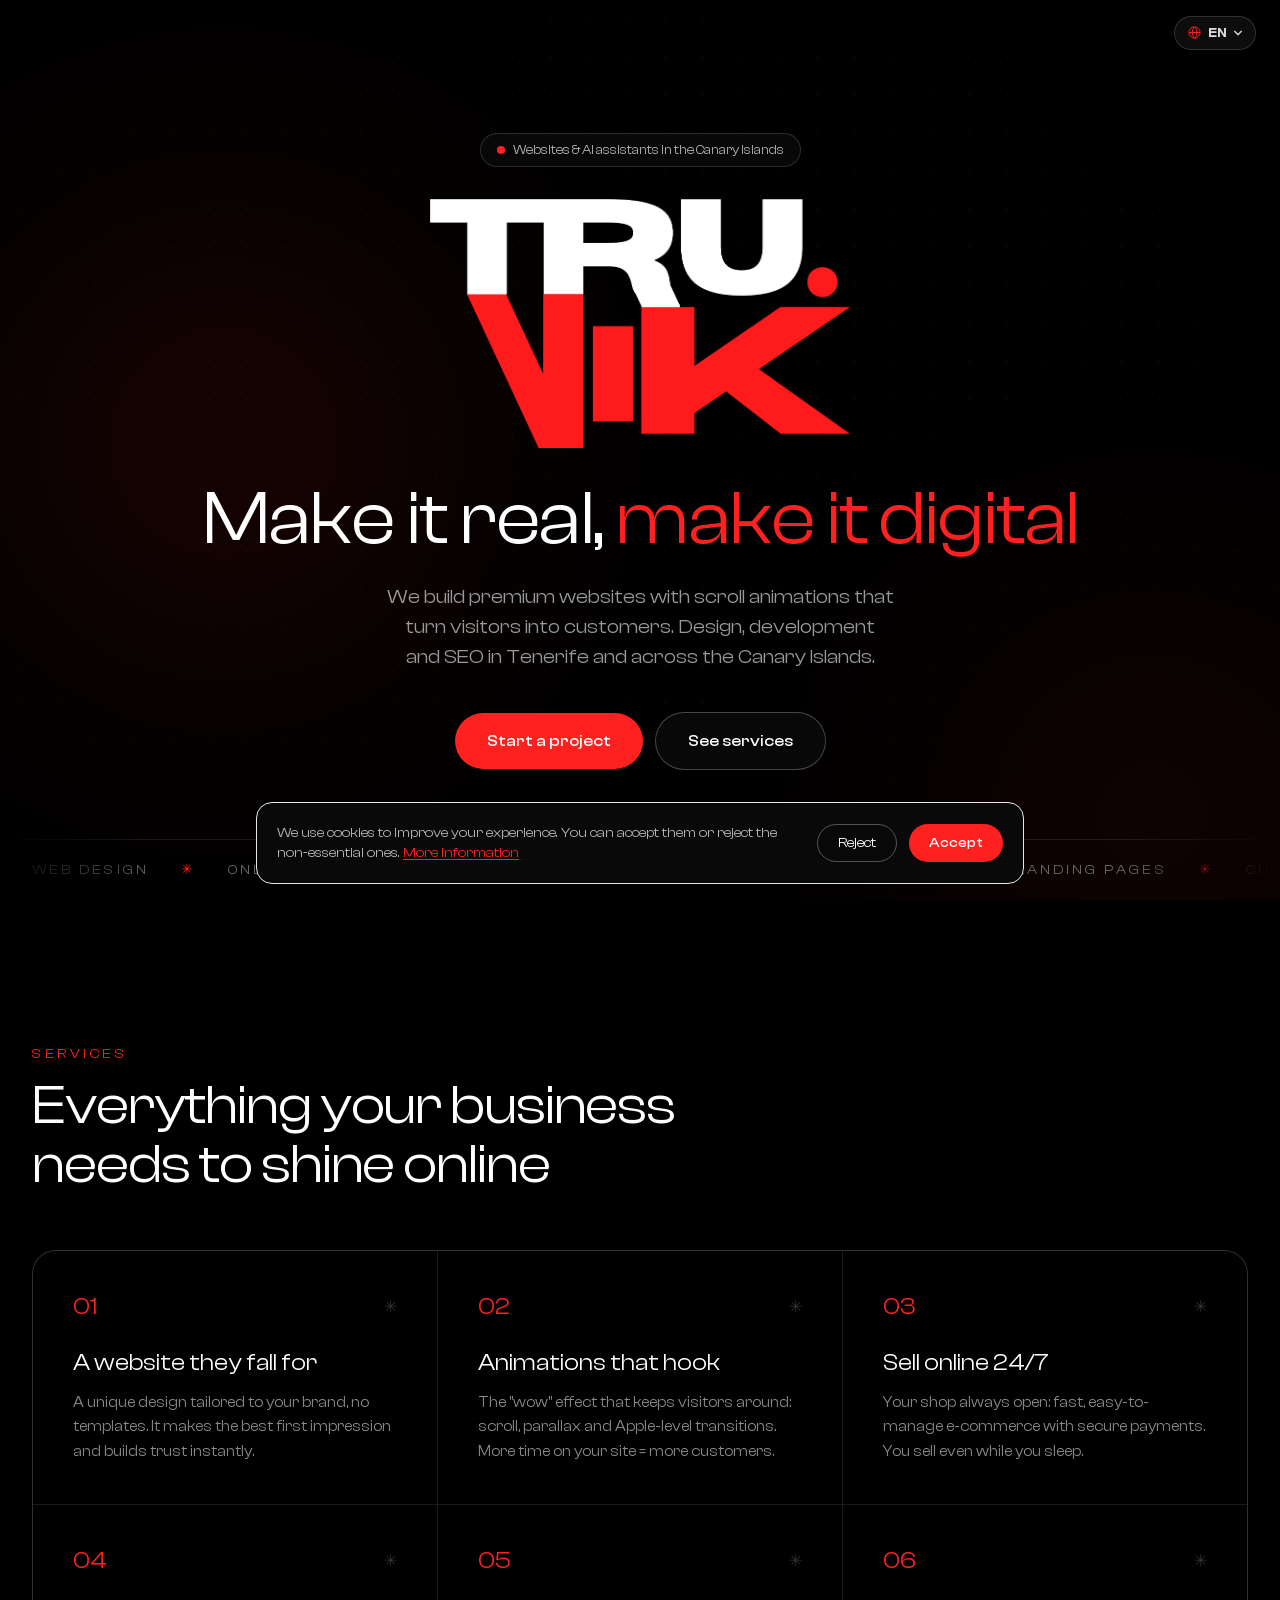
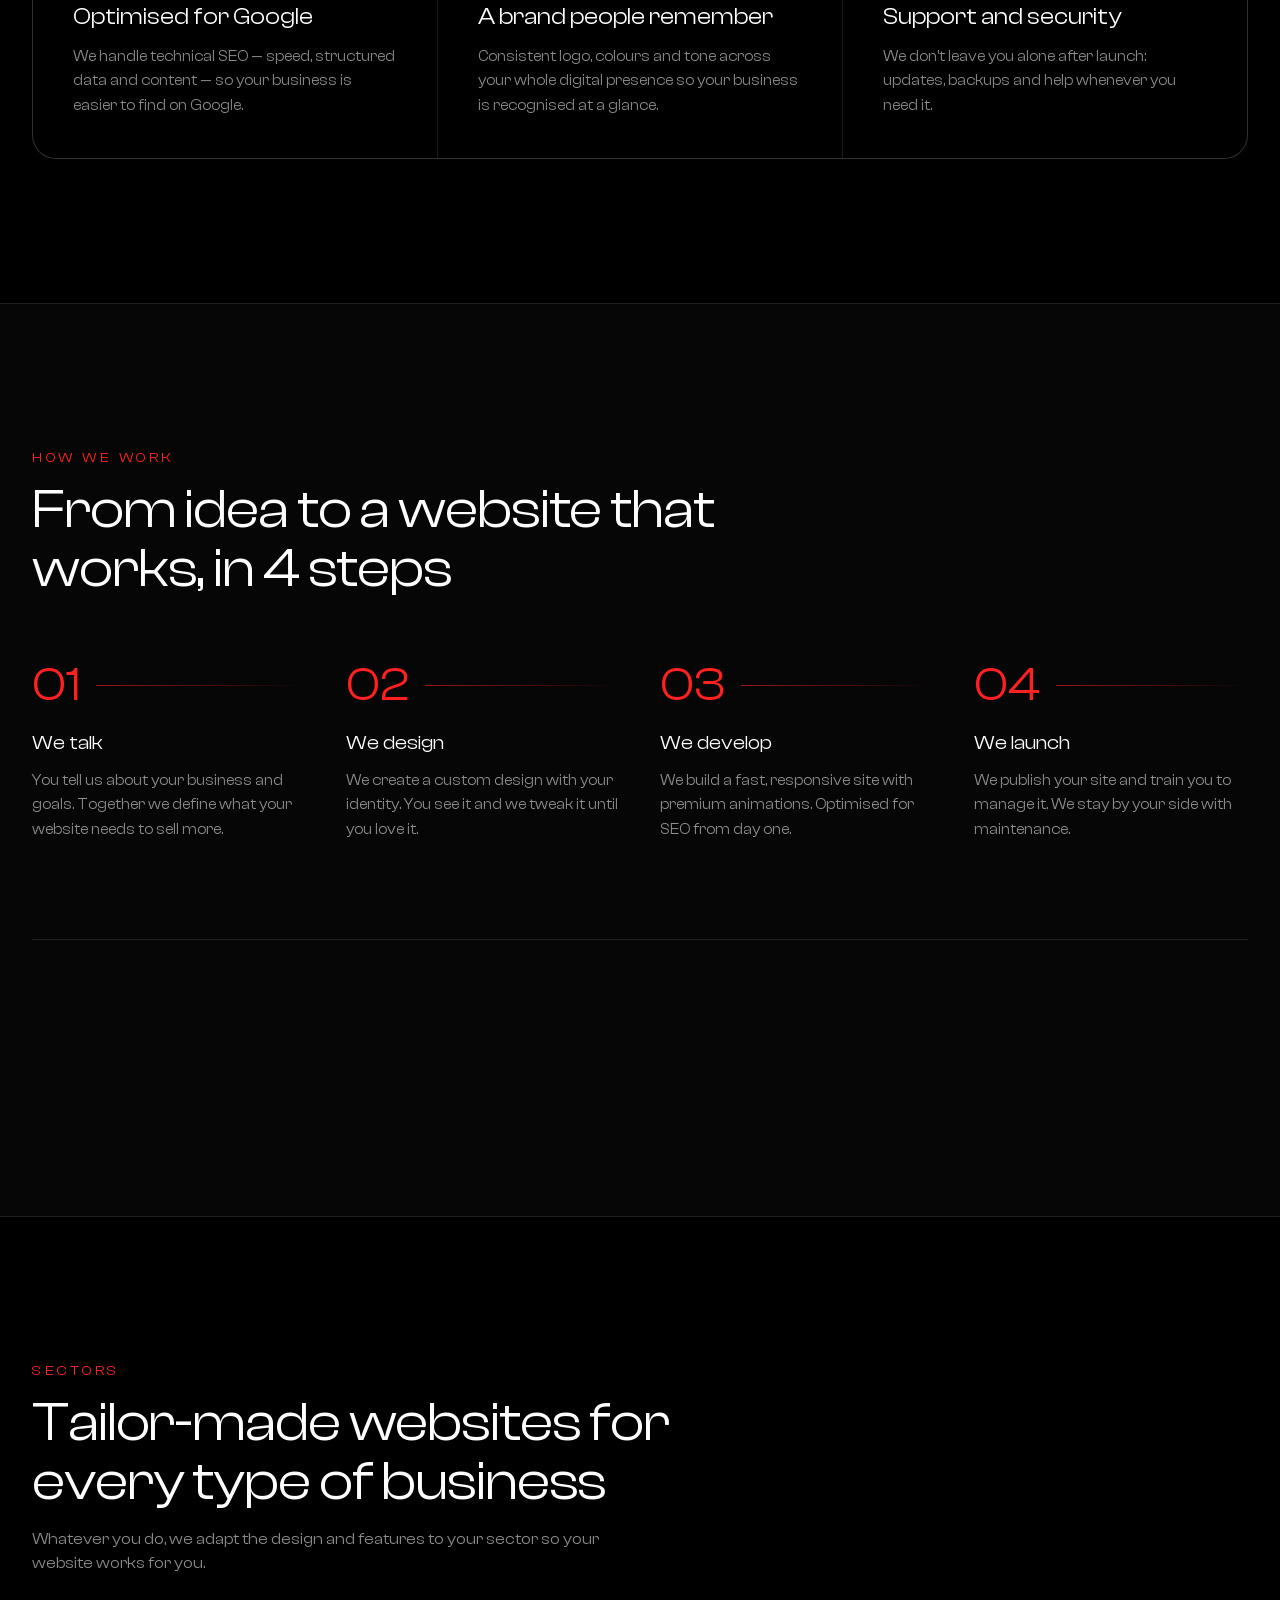
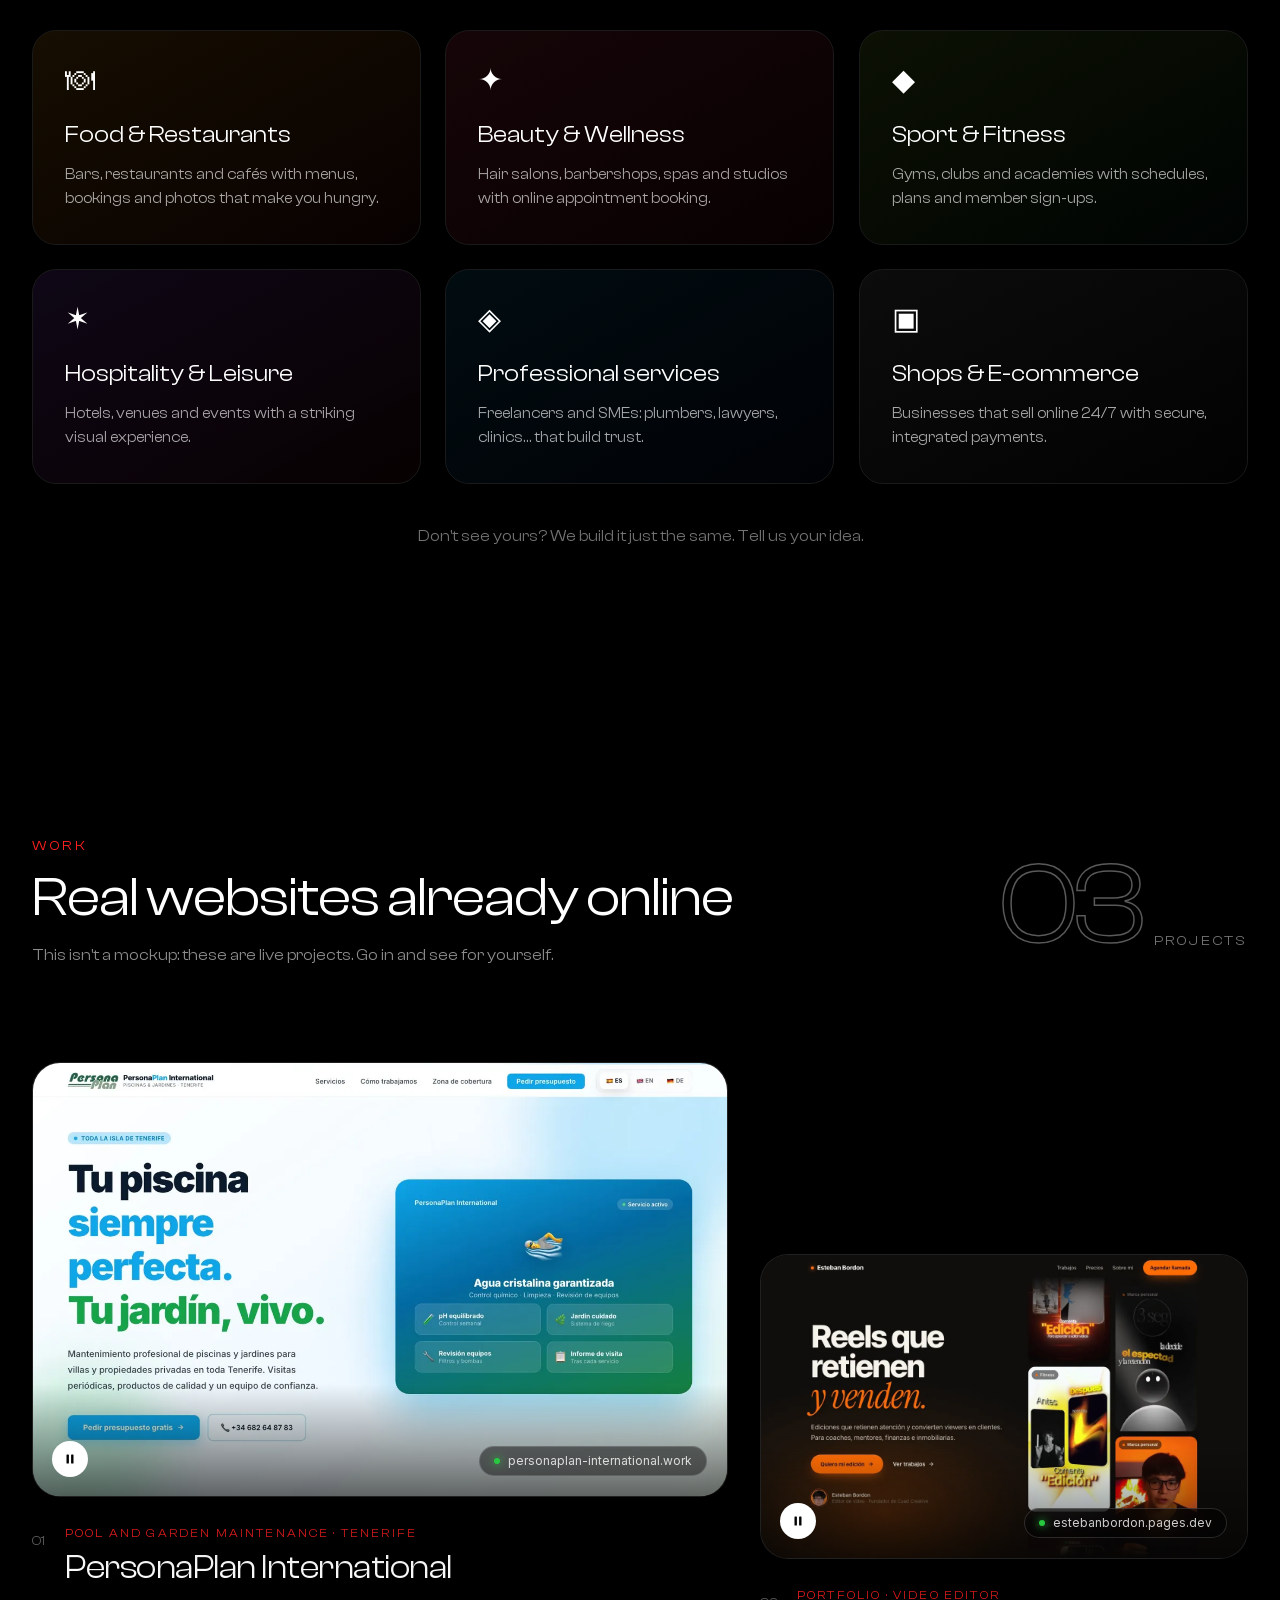
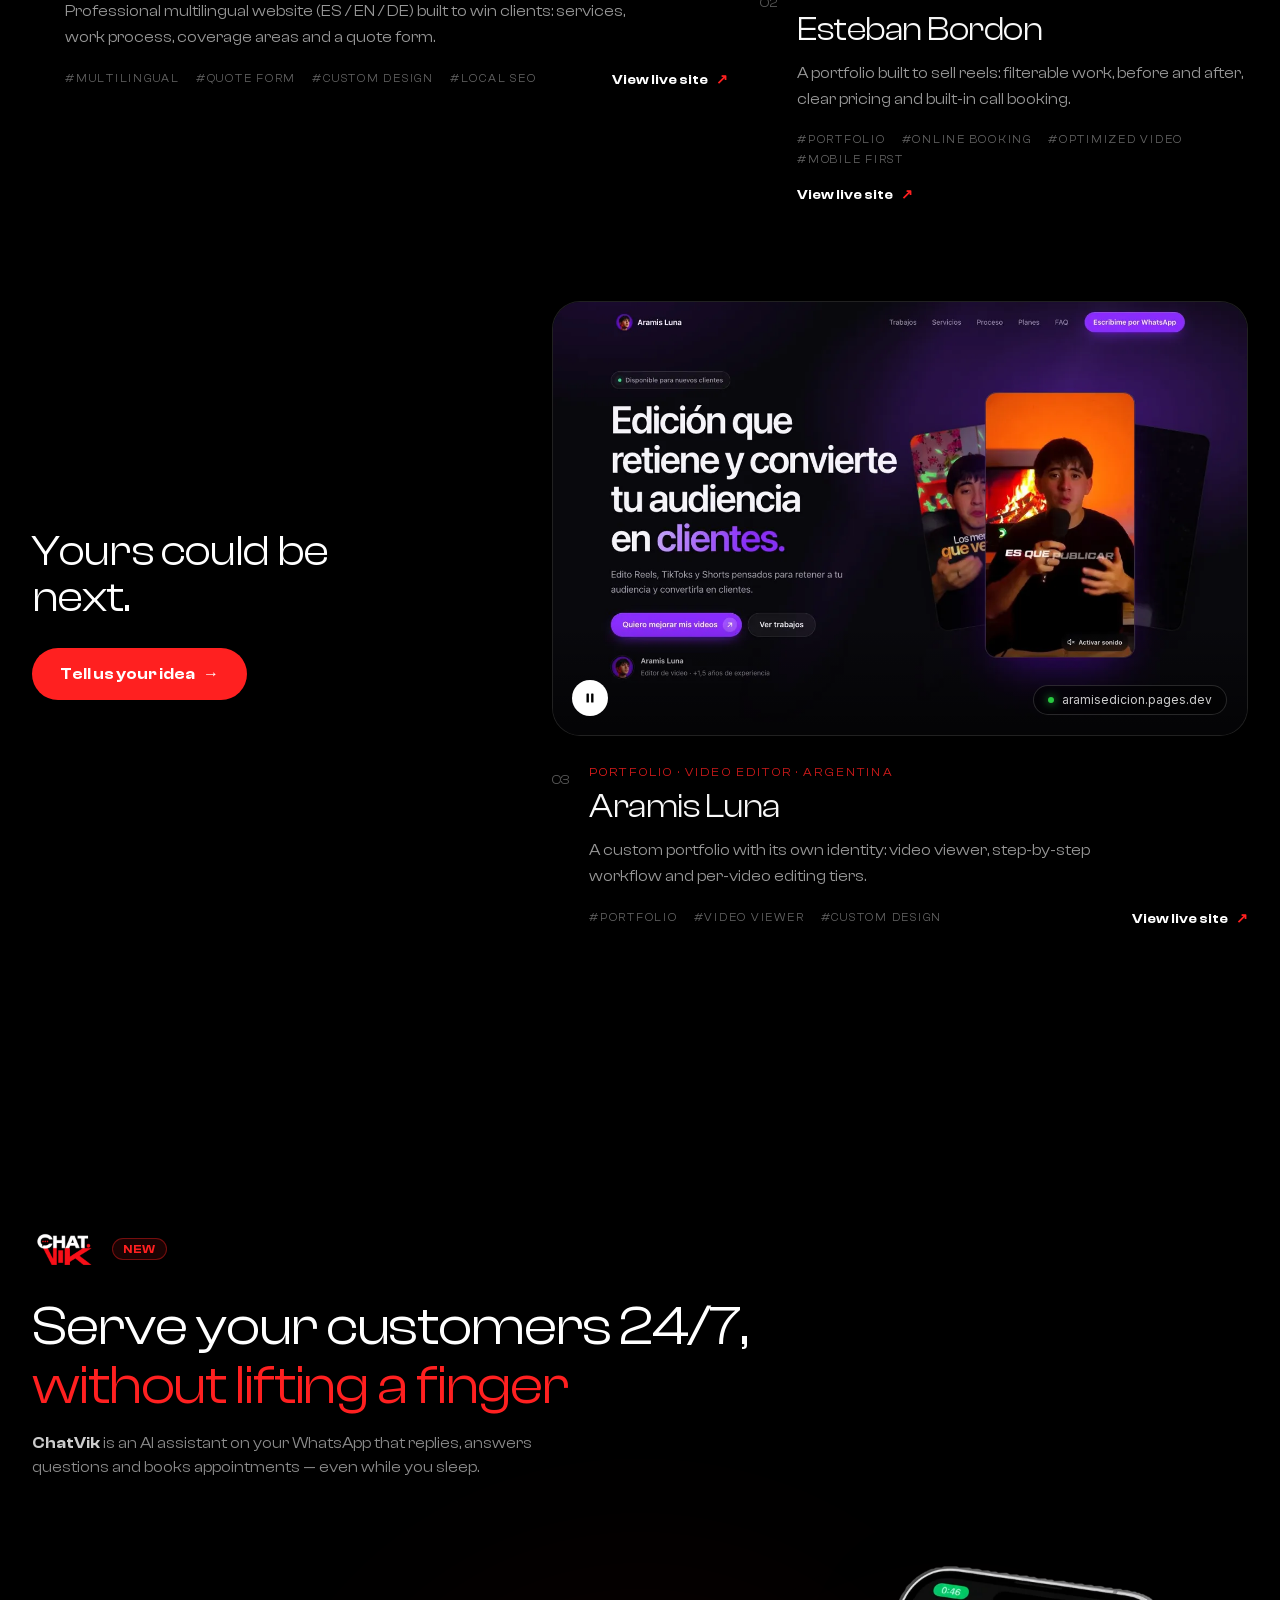
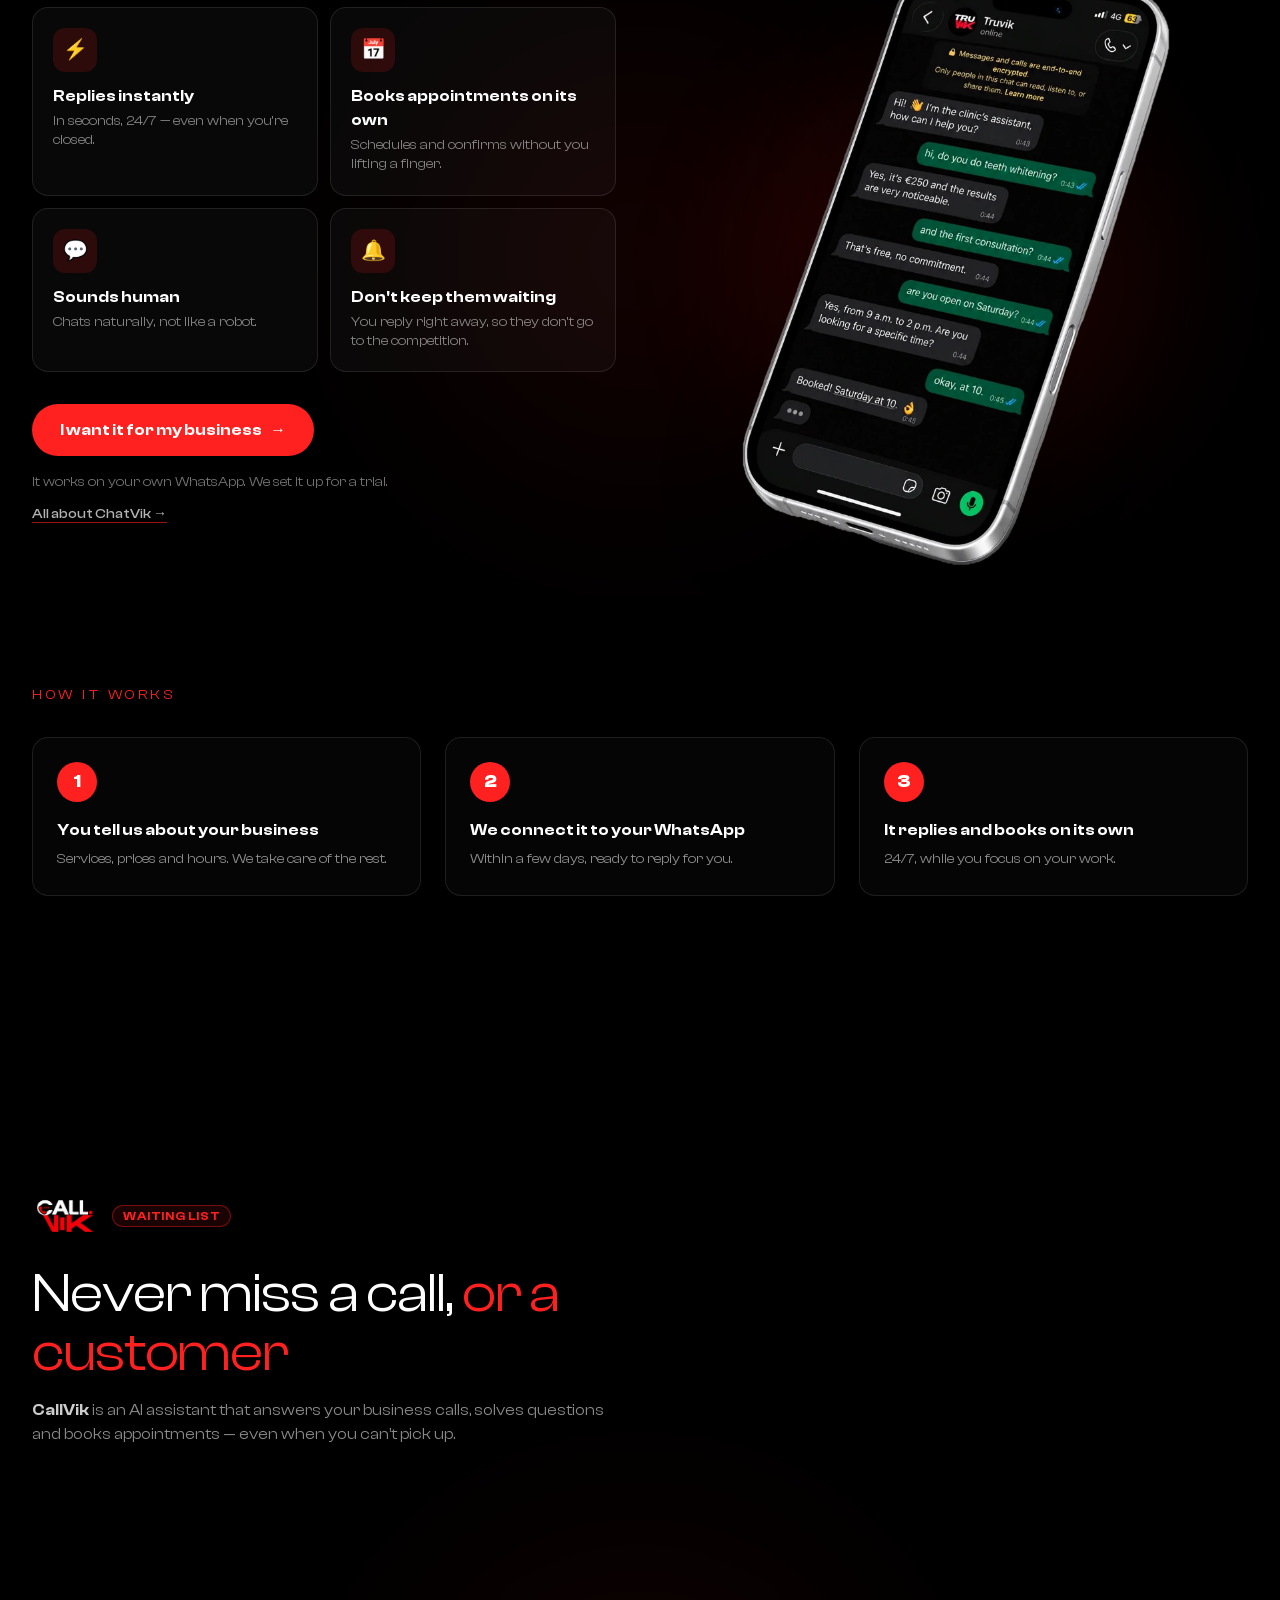
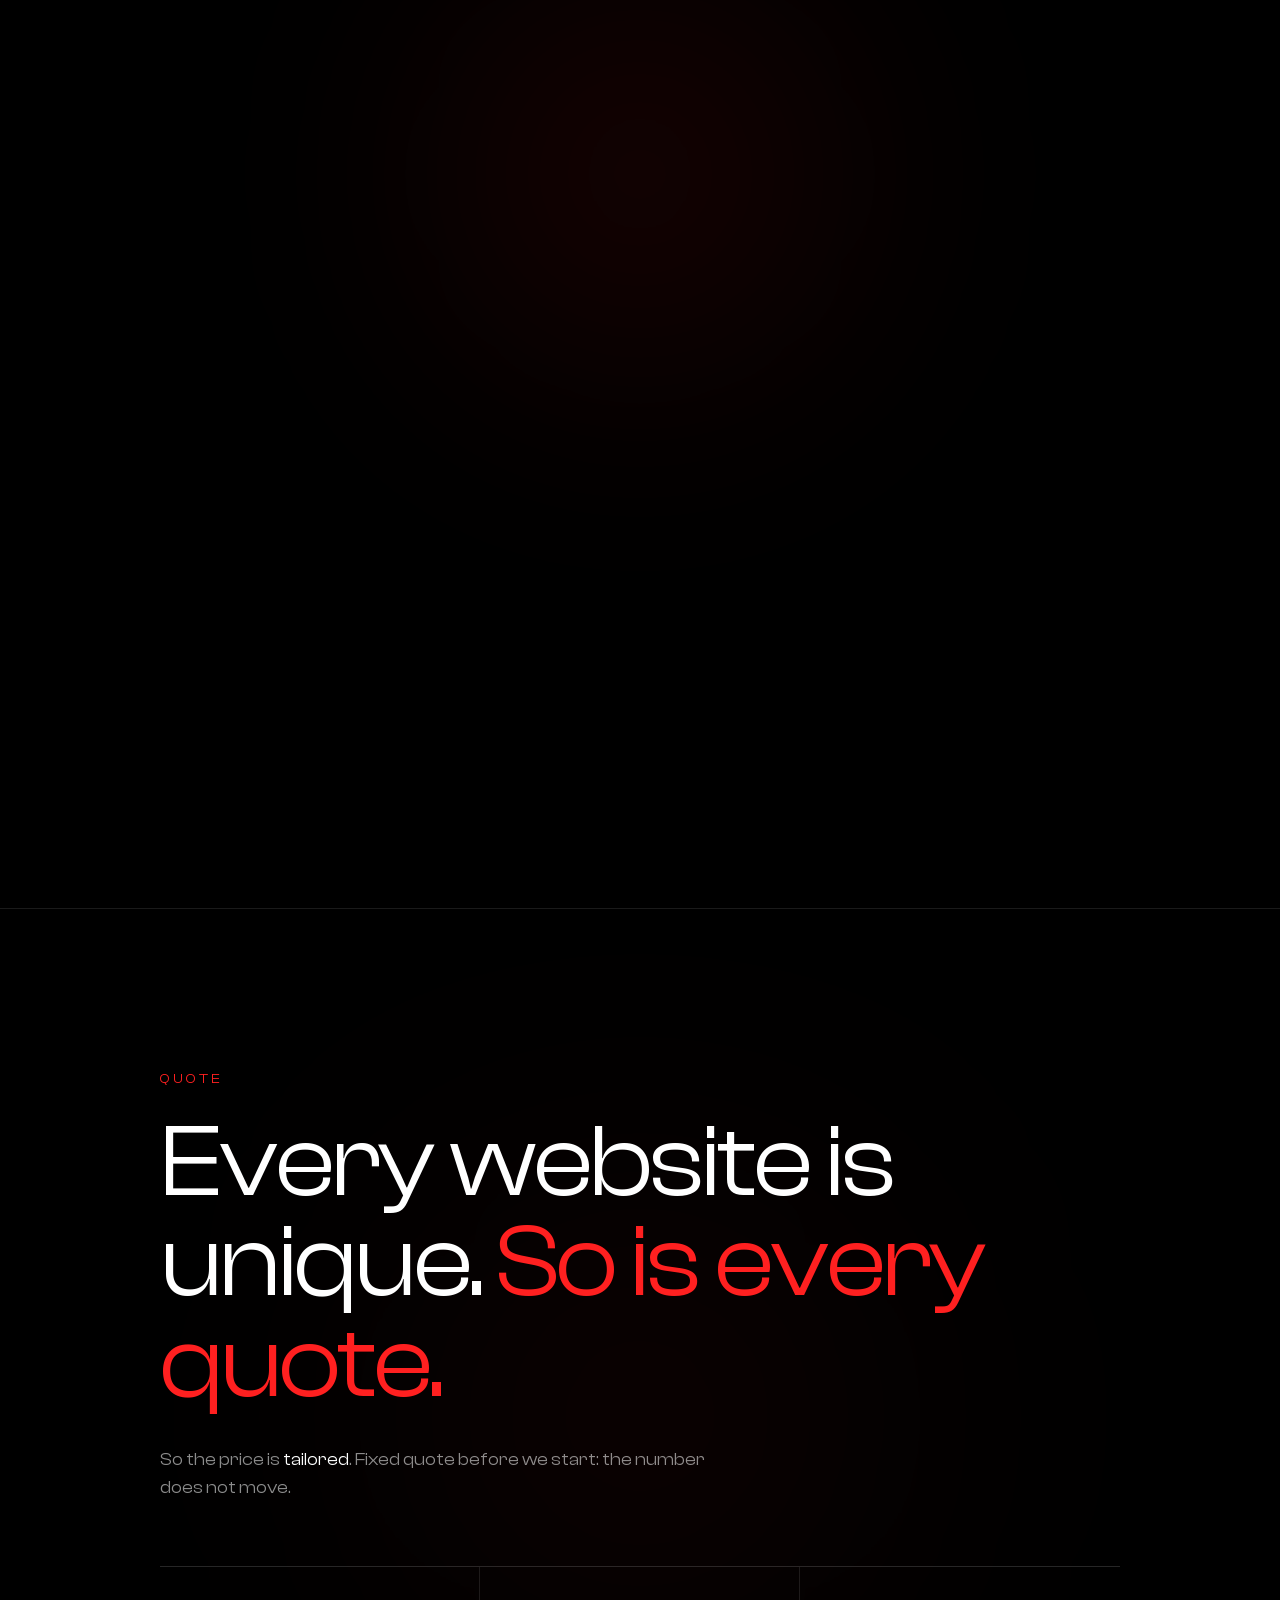
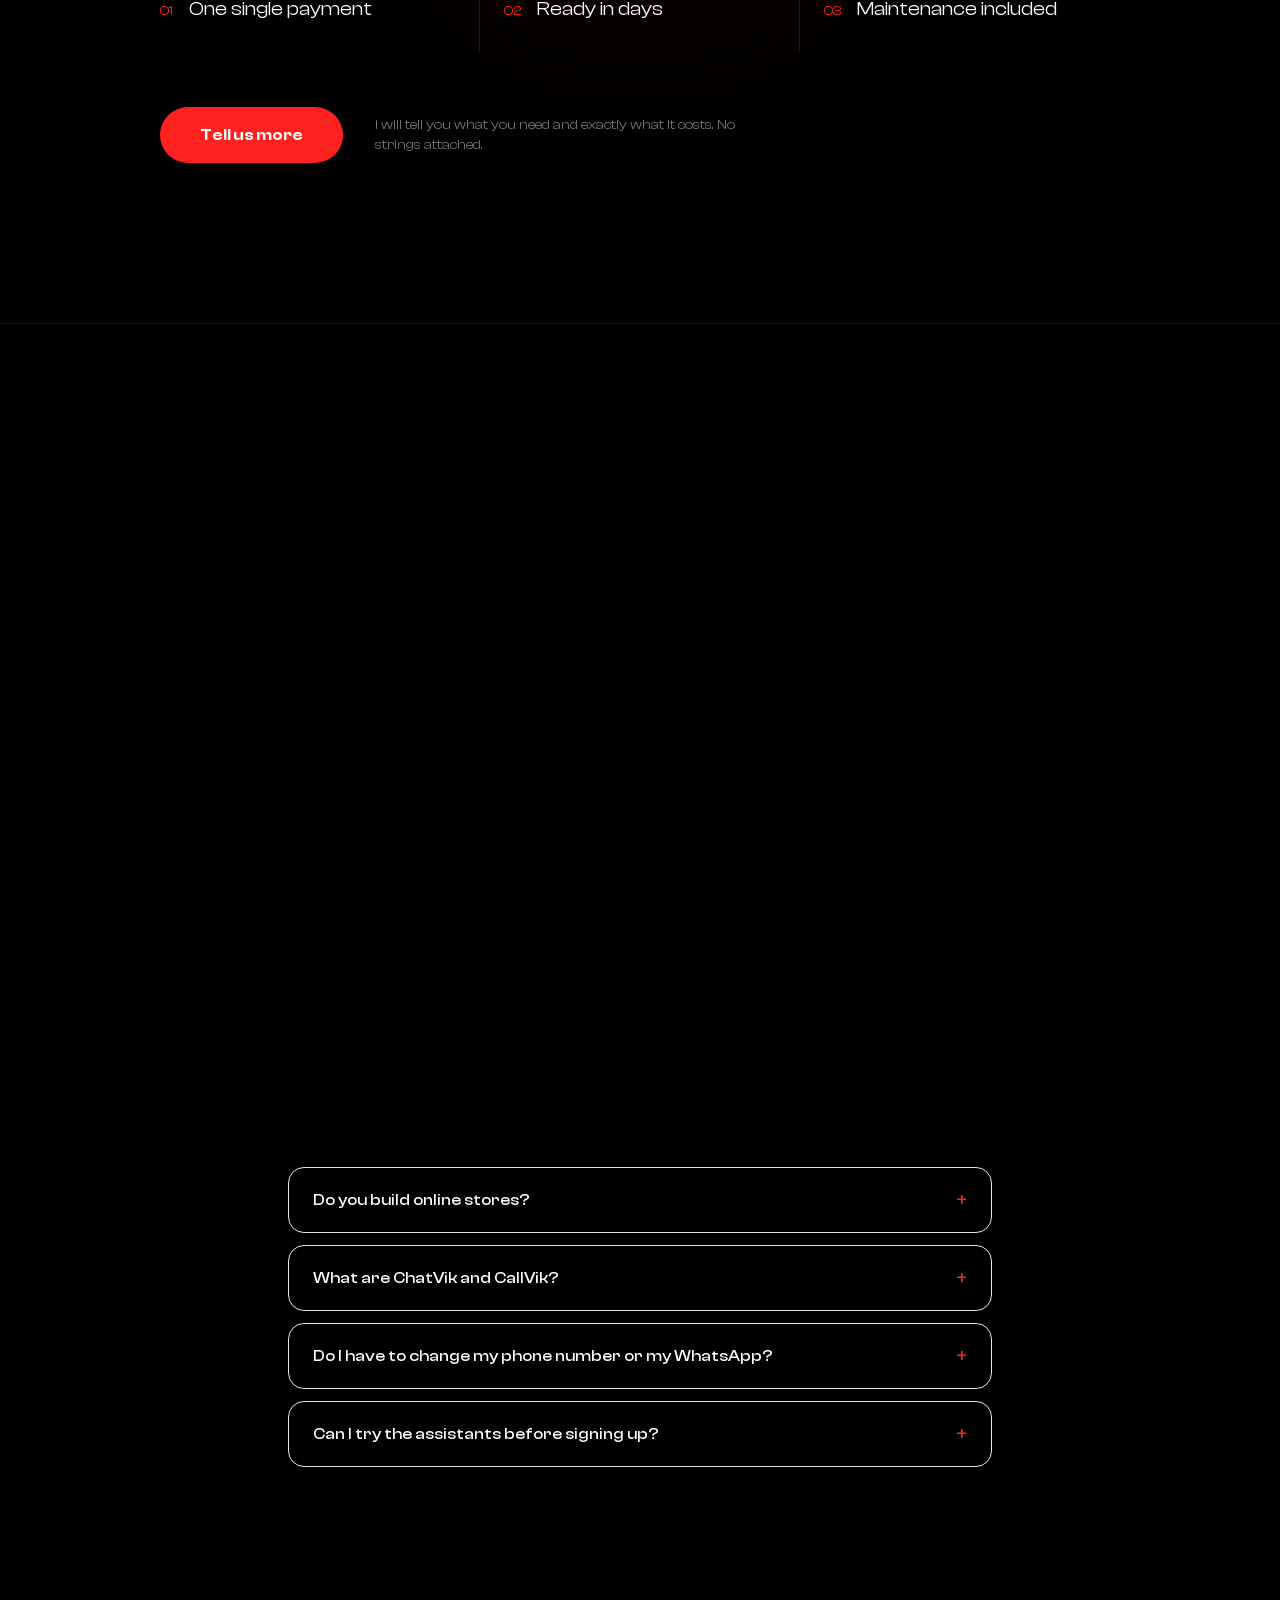
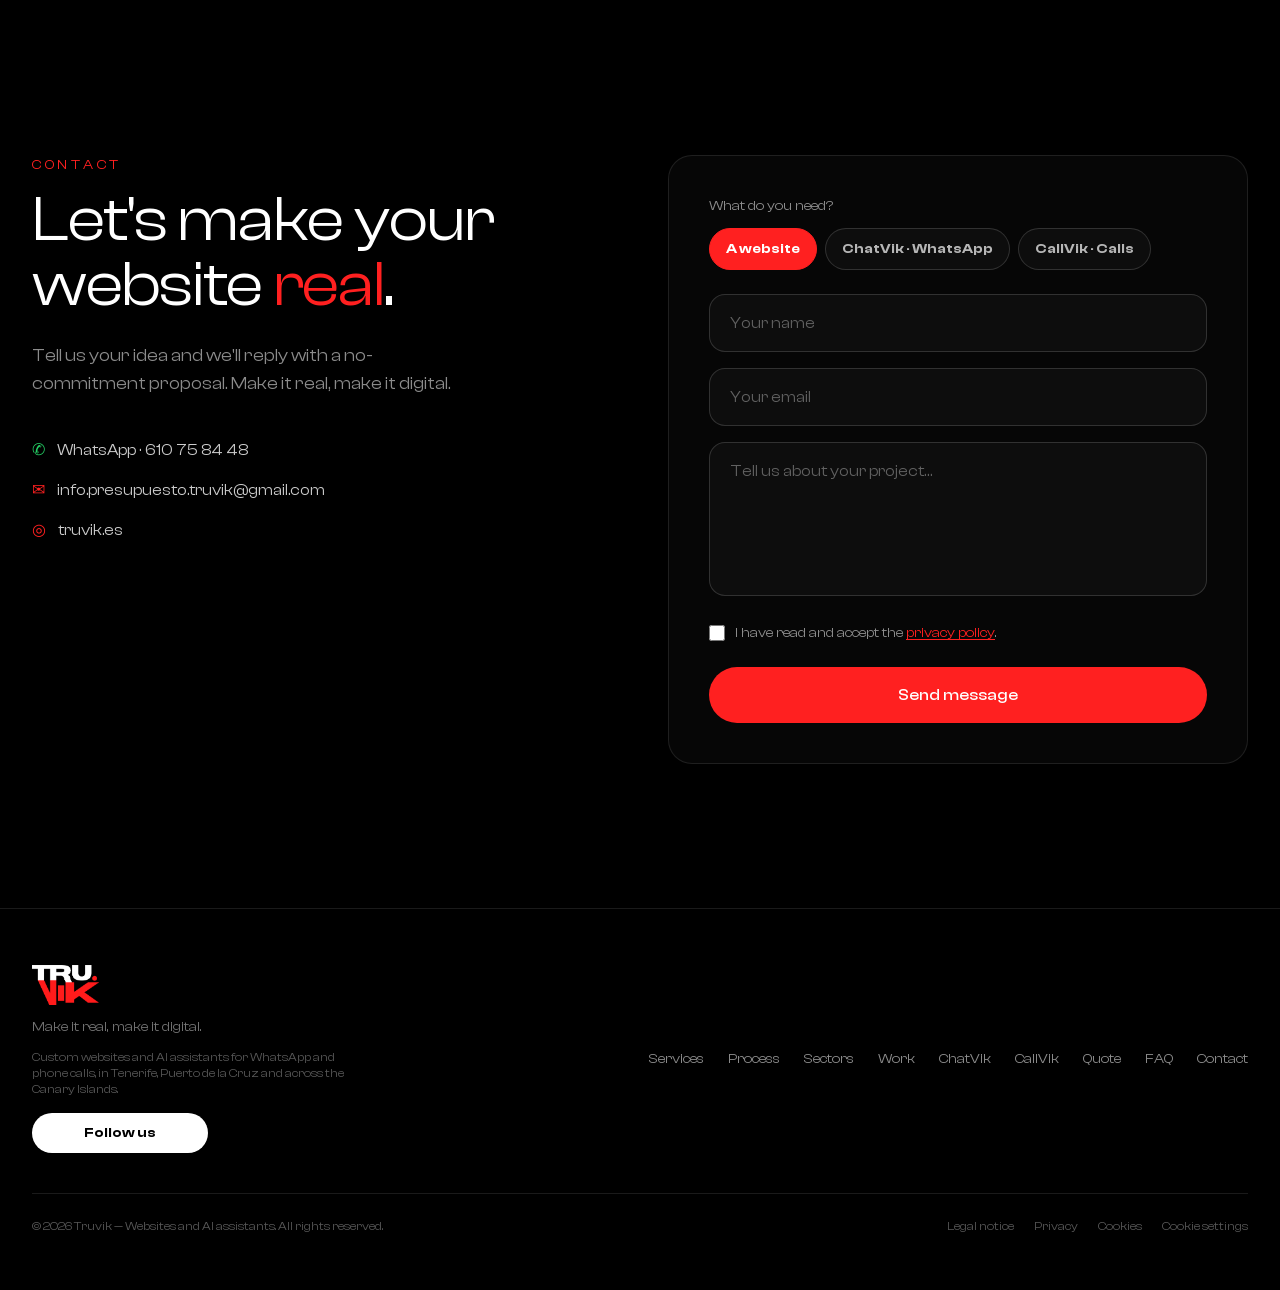
<file: index.html>
<!doctype html>
<html lang="es">
  <head>
    <meta http-equiv="Content-Security-Policy" content="default-src 'self'; script-src 'self'; style-src 'self' 'unsafe-inline'; img-src 'self' data:; font-src 'self'; connect-src 'self' https://api.web3forms.com https://vik.lucas-scheil.workers.dev; form-action 'self' https://api.web3forms.com; base-uri 'self'; object-src 'none'; upgrade-insecure-requests" />
    <meta name="referrer" content="strict-origin-when-cross-origin" />
    <meta charset="UTF-8" />
    <meta name="viewport" content="width=device-width, initial-scale=1.0" />
    <meta name="theme-color" content="#000000" />

    <!-- Primary SEO -->
    <title>Diseño web y Asistentes para WhatsApp y llamadas | Truvik</title>
    <meta
      name="description"
      content="Truvik crea páginas web premium a medida y asistentes de IA para negocios: ChatVik responde tu WhatsApp 24/7 y CallVik contesta tus llamadas. Tenerife, Canarias y toda España. Hazlo real, hazlo digital."
    />
    <meta
      name="keywords"
      content="diseño web Tenerife, páginas web Tenerife, diseño web Canarias, agencia web Tenerife, asistente IA WhatsApp, chatbot WhatsApp negocios, recepcionista IA llamadas, ChatVik, CallVik, desarrollo web Puerto de la Cruz, tiendas online Tenerife, SEO Tenerife, Truvik"
    />
    <meta name="geo.region" content="ES-CN" />
    <meta name="geo.placename" content="Tenerife, Canarias" />
    <meta name="author" content="Truvik" />
    <meta name="robots" content="index, follow, max-image-preview:large" />
    <link rel="canonical" href="https://truvik.es/" />

    <!-- Open Graph -->
    <meta property="og:type" content="website" />
    <meta property="og:site_name" content="Truvik" />
    <meta property="og:locale" content="es_ES" />
    <meta property="og:url" content="https://truvik.es/" />
    <meta
      property="og:title"
      content="Diseño web y Asistentes para WhatsApp y llamadas | Truvik"
    />
    <meta
      property="og:description"
      content="Páginas web a medida y asistentes de IA para WhatsApp y llamadas, en Tenerife y Canarias. Hazlo real, hazlo digital."
    />
    <meta property="og:image" content="https://truvik.es/og-image.jpg" />
    <meta property="og:image:secure_url" content="https://truvik.es/og-image.jpg" />
    <meta property="og:image:type" content="image/jpeg" />
    <meta property="og:image:width" content="1200" />
    <meta property="og:image:height" content="630" />
    <meta property="og:image:alt" content="Truvik — Hazlo real, hazlo digital" />

    <!-- Twitter Card -->
    <meta name="twitter:card" content="summary_large_image" />
    <meta
      name="twitter:title"
      content="Diseño web y Asistentes para WhatsApp y llamadas | Truvik"
    />
    <meta
      name="twitter:description"
      content="Webs a medida y asistentes de IA para WhatsApp y llamadas. Hazlo real, hazlo digital."
    />
    <meta name="twitter:image" content="https://truvik.es/og-image.jpg" />

    <!-- Icons & manifest -->
    <link rel="icon" href="/favicon.ico?v=5" sizes="any" />
    <link rel="icon" type="image/png" sizes="32x32" href="/favicon-32.png?v=5" />
    <link rel="icon" type="image/png" sizes="192x192" href="/icon-192.png?v=5" />
    <link rel="apple-touch-icon" href="/apple-touch-icon.png?v=5" />
    <link rel="manifest" href="/site.webmanifest" />

    <!-- Fonts: Clash Display (Fontshare, licencia libre) + Inter de respaldo (SIL OFL).
         Las DOS se sirven desde /fonts (ver src/index.css). Ni Google ni Fontshare:
         así la IP del visitante no sale a terceros antes de aceptar nada.
         Precargamos los pesos que se ven primero para que no parpadee el titular. -->
    <link rel="preload" as="font" type="font/woff2" href="/fonts/clash-display-700.woff2" crossorigin />
    <link rel="preload" as="font" type="font/woff2" href="/fonts/clash-display-600.woff2" crossorigin />
    <link rel="preload" as="font" type="font/woff2" href="/fonts/inter-latin.woff2" crossorigin />

    <!-- Structured data: Organization + ProfessionalService + WebSite -->
    <script type="application/ld+json">
      {
        "@context": "https://schema.org",
        "@graph": [
          {
            "@type": "Organization",
            "@id": "https://truvik.es/#organization",
            "name": "Truvik",
            "legalName": "PersonaPlan International S.L.U.",
            "taxID": "B76749878",
            "url": "https://truvik.es/",
            "logo": "https://truvik.es/logo.png",
            "slogan": "Hazlo real, hazlo digital",
            "description": "Páginas web premium a medida y asistentes de IA para negocios: ChatVik (WhatsApp) y CallVik (llamadas).",
            "email": "info.presupuesto.truvik@gmail.com",
            "sameAs": [
              "https://www.instagram.com/truvik.es/",
              "https://www.tiktok.com/@truvik.es"
            ],
            "address": {
              "@type": "PostalAddress",
              "streetAddress": "Camino de la Cañada 5",
              "postalCode": "38400",
              "addressLocality": "Puerto de la Cruz",
              "addressRegion": "Santa Cruz de Tenerife",
              "addressCountry": "ES"
            }
          },
          {
            "@type": "ProfessionalService",
            "@id": "https://truvik.es/#service",
            "name": "Truvik — Páginas web y asistentes de IA en Tenerife",
            "url": "https://truvik.es/",
            "image": "https://truvik.es/logo.png",
            "priceRange": "Desde 499 €",
            "areaServed": [
              { "@type": "Place", "name": "Tenerife" },
              { "@type": "Place", "name": "Islas Canarias" },
              { "@type": "Country", "name": "España" }
            ],
            "description": "Páginas web premium a medida con animaciones de scroll y asistentes de IA que atienden a tus clientes por WhatsApp y por teléfono. Tenerife, Canarias y toda España.",
            "makesOffer": [
              {
                "@type": "Offer",
                "name": "Diseño web a medida",
                "priceSpecification": {
                  "@type": "PriceSpecification",
                  "minPrice": "499",
                  "priceCurrency": "EUR"
                },
                "description": "Webs profesionales a medida desde 499 €, pago único."
              },
              {
                "@type": "Offer",
                "name": "ChatVik — asistente de IA para WhatsApp",
                "url": "https://truvik.es/chatvik/",
                "priceSpecification": {
                  "@type": "UnitPriceSpecification",
                  "price": "499",
                  "priceCurrency": "EUR",
                  "unitCode": "MON"
                }
              },
              {
                "@type": "Offer",
                "name": "CallVik — asistente de IA para llamadas (lista de espera)",
                "url": "https://truvik.es/callvik/",
                "availability": "https://schema.org/PreOrder",
                "priceSpecification": {
                  "@type": "UnitPriceSpecification",
                  "price": "499",
                  "priceCurrency": "EUR",
                  "unitCode": "MON"
                }
              }
            ]
          },
          {
            "@type": "WebSite",
            "@id": "https://truvik.es/#website",
            "url": "https://truvik.es/",
            "name": "Truvik",
            "publisher": { "@id": "https://truvik.es/#organization" },
            "inLanguage": "es-ES"
          },
          {
            "@type": "FAQPage",
            "@id": "https://truvik.es/#faq",
            "mainEntity": [
                {
                  "@type": "Question",
                  "name": "¿Cuánto cuesta una web?",
                  "acceptedAnswer": {
                    "@type": "Answer",
                    "text": "Depende del proyecto. Cada web es a medida (sin plantillas), así que antes de empezar te damos un presupuesto cerrado que no se mueve, y el primer mes de mantenimiento va incluido. Presupuesto sin IGIC (7% en Canarias)."
                  }
                },
                {
                  "@type": "Question",
                  "name": "¿Cuánto tarda en estar lista mi web?",
                  "acceptedAnswer": {
                    "@type": "Answer",
                    "text": "Depende del proyecto, pero te damos un plazo cerrado antes de empezar. Una web sencilla puede estar lista en pocos días; las más completas, en un par de semanas."
                  }
                },
                {
                  "@type": "Question",
                  "name": "¿La web es mía?",
                  "acceptedAnswer": {
                    "@type": "Answer",
                    "text": "Sí, 100% tuya. Cuando la entregamos pasa a ser de tu propiedad, sin ataduras ni letra pequeña."
                  }
                },
                {
                  "@type": "Question",
                  "name": "¿Incluye dominio y hosting?",
                  "acceptedAnswer": {
                    "@type": "Answer",
                    "text": "Te asesoramos y lo dejamos todo configurado y funcionando. El coste del dominio y el alojamiento va aparte (suele ser pequeño) y el dominio va siempre a tu nombre. Si quieres el alojamiento en tu propia cuenta, también te lo dejamos así."
                  }
                },
                {
                  "@type": "Question",
                  "name": "¿Y si no me gusta cómo queda?",
                  "acceptedAnswer": {
                    "@type": "Answer",
                    "text": "Trabajamos con las revisiones que hagan falta hasta el lanzamiento. No publicamos nada sin tu visto bueno."
                  }
                },
                {
                  "@type": "Question",
                  "name": "¿Podré actualizarla yo más adelante?",
                  "acceptedAnswer": {
                    "@type": "Answer",
                    "text": "Los cambios nos los pides y los hacemos nosotros: el primer mes de mantenimiento va incluido. Y si quieres editarla tú mismo, te la montamos desde el principio con un gestor de contenidos."
                  }
                },
                {
                  "@type": "Question",
                  "name": "¿Hacéis tiendas online?",
                  "acceptedAnswer": {
                    "@type": "Answer",
                    "text": "Sí. Si tu web lo necesita, montamos tu e-commerce con pagos seguros e integrados para que vendas 24/7."
                  }
                },
                {
                  "@type": "Question",
                  "name": "¿Qué son ChatVik y CallVik?",
                  "acceptedAnswer": {
                    "@type": "Answer",
                    "text": "Son nuestros asistentes de IA para negocios: ChatVik responde a tus clientes por WhatsApp y CallVik contesta las llamadas que tú no puedas coger. Los dos atienden 24/7, resuelven dudas y agendan citas solos."
                  }
                },
                {
                  "@type": "Question",
                  "name": "¿Tengo que cambiar mi número o mi WhatsApp?",
                  "acceptedAnswer": {
                    "@type": "Answer",
                    "text": "No, tu número sigue siendo el tuyo. En WhatsApp necesitas la app de WhatsApp Business (es gratis) y la dejas instalada como siempre: podrás seguir escribiendo tú a mano cuando quieras. Con CallVik, la IA solo entra si no contestas a los pocos segundos — si tú coges el teléfono, todo sigue igual."
                  }
                },
                {
                  "@type": "Question",
                  "name": "¿Puedo probar los asistentes antes de contratar?",
                  "acceptedAnswer": {
                    "@type": "Answer",
                    "text": "Sí. Te montamos una demo con los datos reales de tu negocio para que la pruebes tú mismo, gratis y sin compromiso."
                  }
                }
              ]
          }
        ]
      }
    </script>
    <style>
      .sin-js{max-width:640px;margin:0 auto;padding:48px 20px;font:16px/1.6 system-ui,sans-serif;color:#fff;background:#0a0a0a;opacity:0;animation:sin-js-aparece .3s 1.5s forwards}
      .sin-js h1{font-size:34px;font-weight:800;letter-spacing:-.025em;line-height:1.1;margin:0 0 16px}.sin-js h2{font-size:20px;font-weight:700;margin:28px 0 8px}.sin-js ul{list-style:disc;padding-left:20px}.sin-js p{margin:0 0 8px}.sin-js dt{font-weight:700;margin-top:12px}.sin-js dd{margin:0}.sin-js strong{color:#ff2020}.sin-js a{color:#fff}
      @keyframes sin-js-aparece{to{opacity:1}}
    </style>
    <script type="module" crossorigin src="/assets/main-BeXdoLRP.js"></script>
    <link rel="modulepreload" crossorigin href="/assets/index-x_QGB13B.js">
    <link rel="stylesheet" crossorigin href="/assets/index-CTTNYA4h.css">
  </head>
  <body>
    <div id="root">
      <!-- Texto fijo para quien lee el HTML sin ejecutar JavaScript (Gemini, ChatGPT,
           Bing, vistas previas…). Sin esto veían una página vacía y se inventaban los
           precios. React lo sustituye al arrancar; si JS tarda o falla, aparece tras
           1,5 s para que nadie se quede mirando una pantalla negra. -->
      <main class="sin-js">
        <h1>Truvik — Páginas web y asistentes de IA en Tenerife</h1>
        <p><strong>Hazlo real, hazlo digital.</strong> Creamos páginas web premium a medida con animaciones de scroll, tiendas online y SEO, y asistentes de IA que atienden a tus clientes por WhatsApp y por teléfono. En Tenerife, Canarias y toda España.</p>
        <h2>Precios</h2>
        <p>Páginas web a medida, pago único. Presupuesto cerrado antes de empezar, primer mes de mantenimiento incluido y sin cuotas ocultas. Presupuesto sin IGIC (7% en Canarias).</p>
        <h2>Servicios</h2>
        <ul>
          <li>Diseño web a medida, sin plantillas</li>
          <li>Animaciones de scroll</li>
          <li>Tiendas online con pago seguro</li>
          <li>SEO</li>
          <li><a href="/chatvik/">ChatVik</a>: asistente de IA que responde por WhatsApp — 499 €/mes</li>
          <li><a href="/callvik/">CallVik</a>: asistente de IA que contesta las llamadas — 499 €/mes, en lista de espera (749 €/mes junto con ChatVik)</li>
        </ul>
        <h2>Contacto</h2>
        <p>Puerto de la Cruz, Tenerife · <a href="mailto:info.presupuesto.truvik@gmail.com">info.presupuesto.truvik@gmail.com</a></p>
      </main>
    </div>
  </body>
</html>
</file>
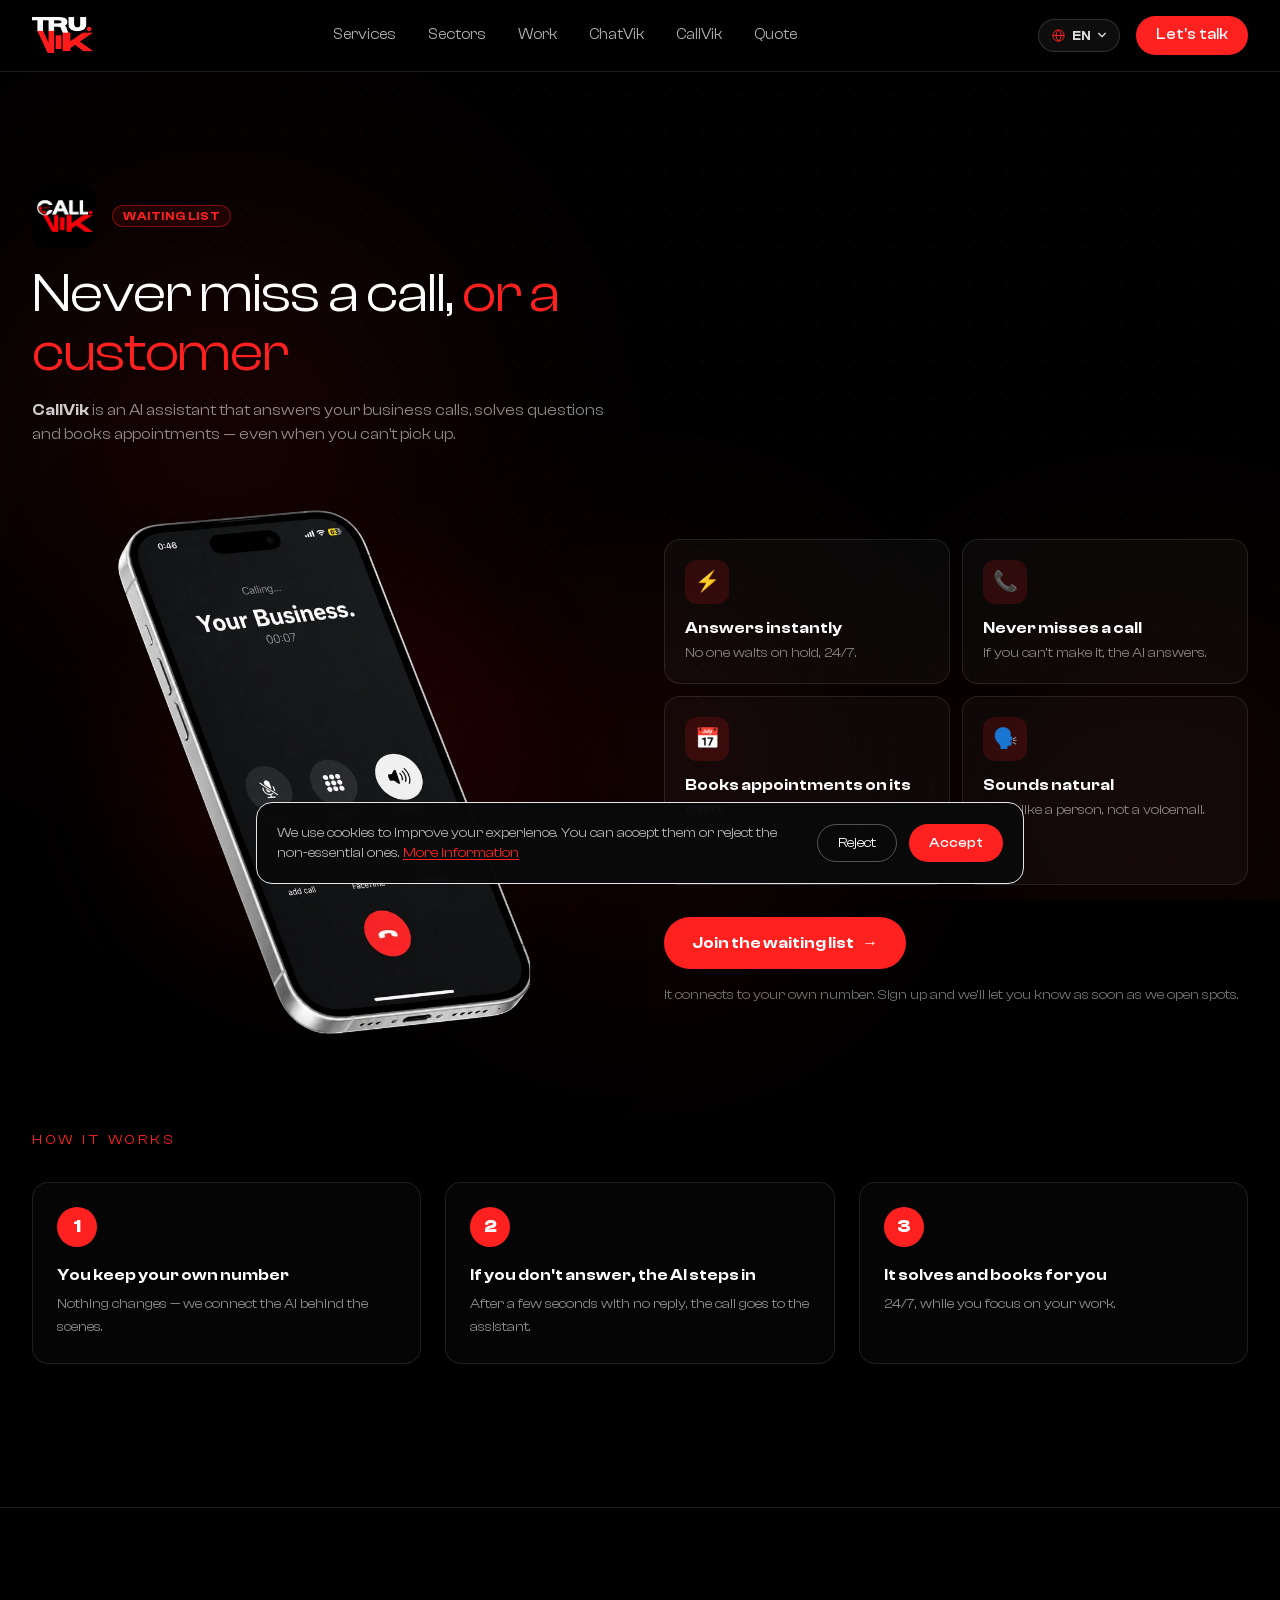
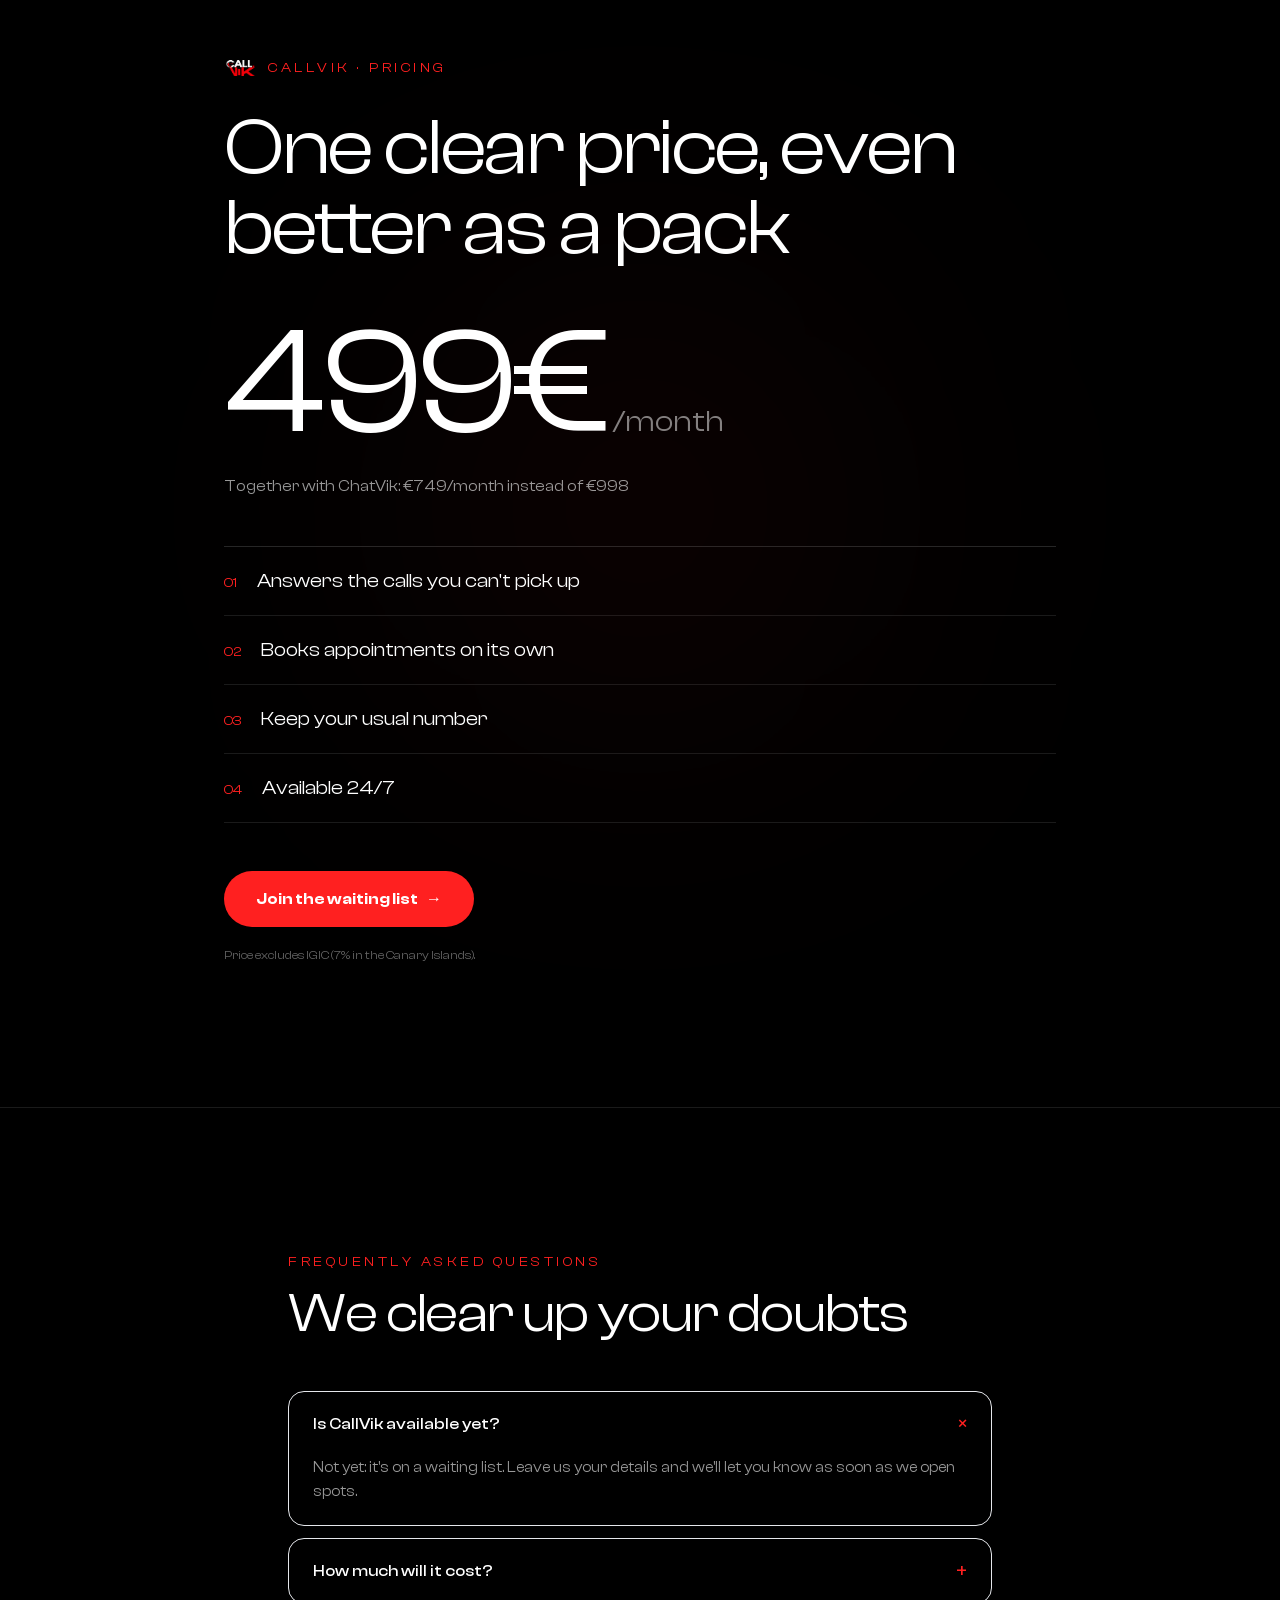
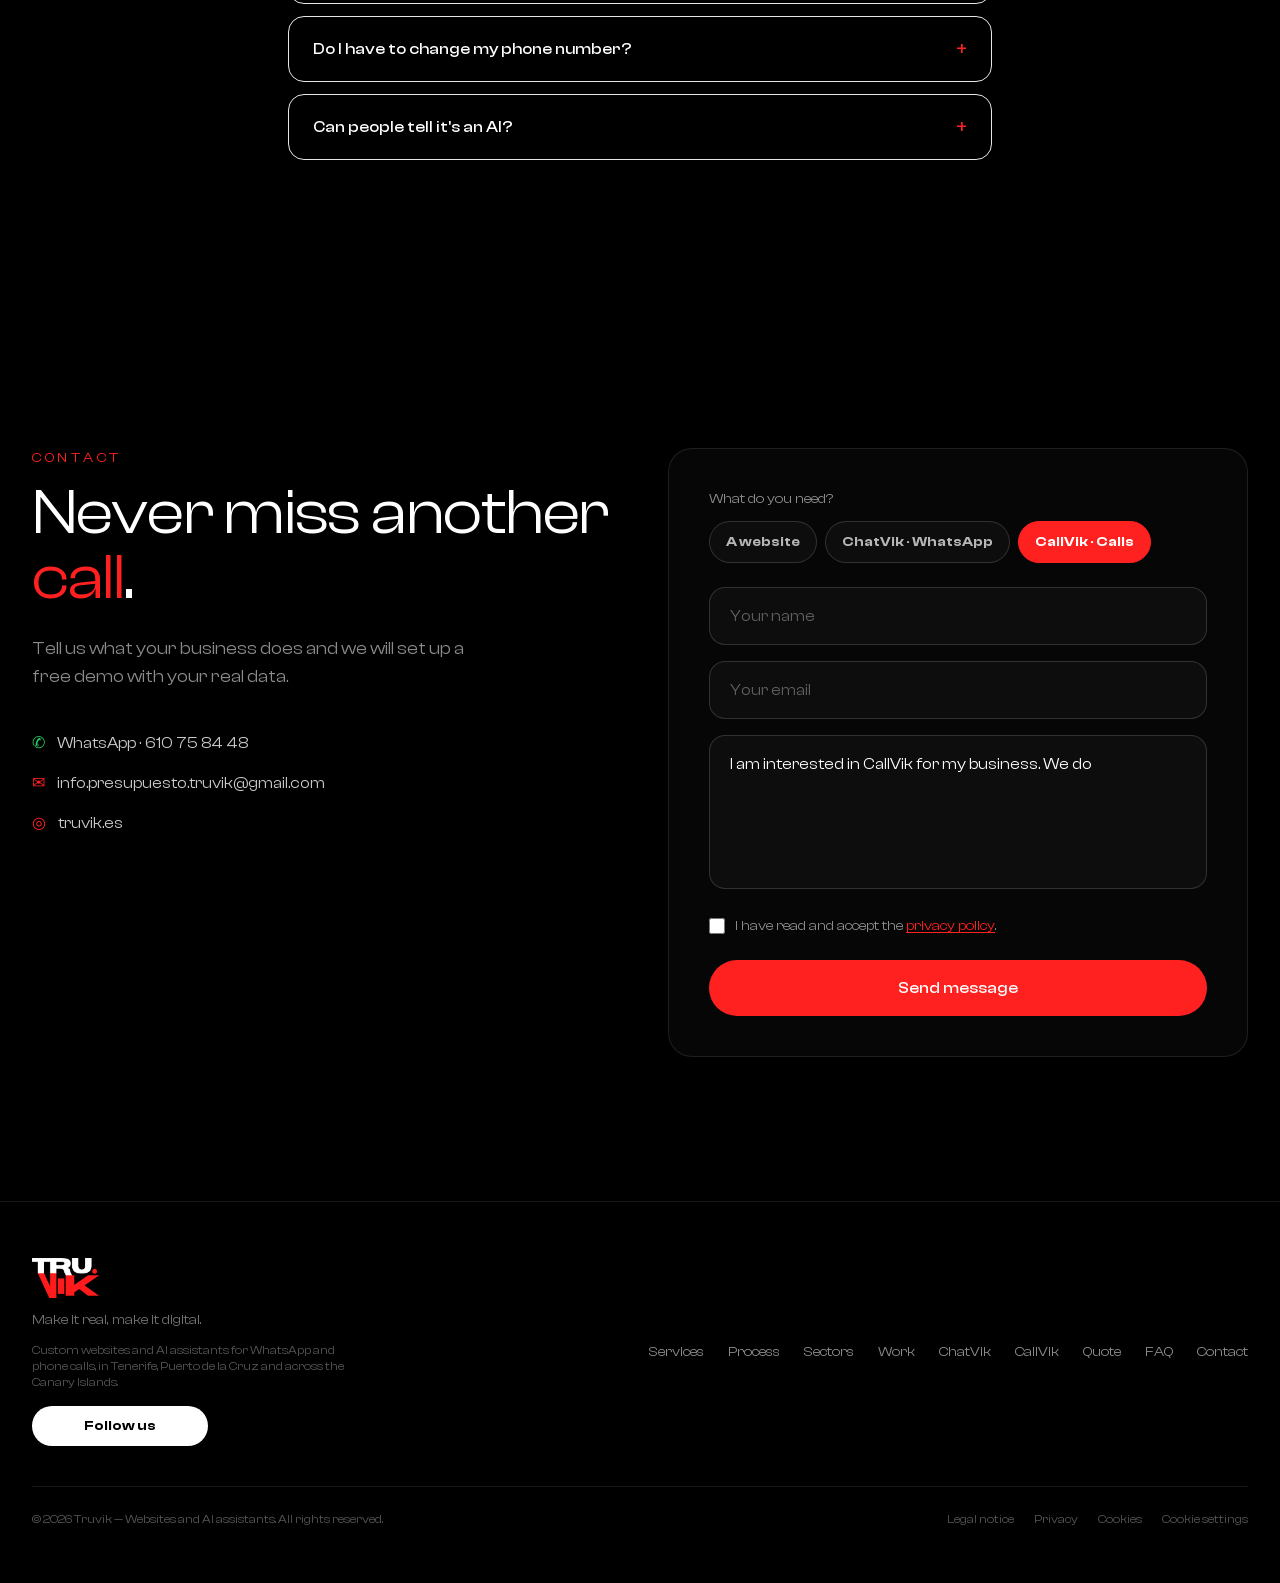
<file: callvik/index.html>
<!doctype html>
<html lang="es">
  <head>
    <meta http-equiv="Content-Security-Policy" content="default-src 'self'; script-src 'self'; style-src 'self' 'unsafe-inline'; img-src 'self' data:; font-src 'self'; connect-src 'self' https://api.web3forms.com https://vik.lucas-scheil.workers.dev; form-action 'self' https://api.web3forms.com; base-uri 'self'; object-src 'none'; upgrade-insecure-requests" />
    <meta name="referrer" content="strict-origin-when-cross-origin" />
    <meta charset="UTF-8" />
    <meta name="viewport" content="width=device-width, initial-scale=1.0" />
    <meta name="theme-color" content="#000000" />

    <!-- Página propia de CallVik. Los precios y las preguntas de aquí deben
         coincidir con src/i18n/translations.ts (productos.callvik). -->
    <title>CallVik — Asistente de IA que contesta las llamadas de tu negocio | Truvik</title>
    <meta name="description" content="CallVik es un asistente de IA que contesta las llamadas de tu negocio cuando tú no puedes, resuelve dudas y agenda citas. Lista de espera abierta. 499 €/mes, o 749 €/mes junto con ChatVik." />
    <meta name="robots" content="index, follow, max-image-preview:large" />
    <link rel="canonical" href="https://truvik.es/callvik/" />

    <meta property="og:type" content="website" />
    <meta property="og:site_name" content="Truvik" />
    <meta property="og:locale" content="es_ES" />
    <meta property="og:url" content="https://truvik.es/callvik/" />
    <meta property="og:title" content="CallVik — Asistente de IA que contesta las llamadas de tu negocio | Truvik" />
    <meta property="og:description" content="CallVik es un asistente de IA que contesta las llamadas de tu negocio cuando tú no puedes, resuelve dudas y agenda citas. Lista de espera abierta. 499 €/mes, o 749 €/mes junto con ChatVik." />
    <meta property="og:image" content="https://truvik.es/callvik-logo.png" />
    <meta name="twitter:card" content="summary" />

    <!-- Icons & manifest -->
    <link rel="icon" href="/favicon.ico?v=5" sizes="any" />
    <link rel="icon" type="image/png" sizes="32x32" href="/favicon-32.png?v=5" />
    <link rel="icon" type="image/png" sizes="192x192" href="/icon-192.png?v=5" />
    <link rel="apple-touch-icon" href="/apple-touch-icon.png?v=5" />
    <link rel="manifest" href="/site.webmanifest" />

    <!-- Fonts: Clash Display (Fontshare, licencia libre) + Inter de respaldo (SIL OFL).
         Las DOS se sirven desde /fonts (ver src/index.css). Ni Google ni Fontshare:
         así la IP del visitante no sale a terceros antes de aceptar nada.
         Precargamos los pesos que se ven primero para que no parpadee el titular. -->
    <link rel="preload" as="font" type="font/woff2" href="/fonts/clash-display-700.woff2" crossorigin />
    <link rel="preload" as="font" type="font/woff2" href="/fonts/clash-display-600.woff2" crossorigin />
    <link rel="preload" as="font" type="font/woff2" href="/fonts/inter-latin.woff2" crossorigin />

    <script type="application/ld+json">
{
  "@context": "https://schema.org",
  "@graph": [
    {
      "@type": "Service",
      "@id": "https://truvik.es/callvik/#service",
      "name": "CallVik",
      "serviceType": "Asistente de IA para llamadas",
      "description": "CallVik es un asistente de IA que contesta las llamadas de tu negocio cuando tú no puedes, resuelve dudas y agenda citas. Lista de espera abierta. 499 €/mes, o 749 €/mes junto con ChatVik.",
      "url": "https://truvik.es/callvik/",
      "image": "https://truvik.es/callvik-logo.png",
      "provider": {
        "@id": "https://truvik.es/#organization"
      },
      "areaServed": [
        {
          "@type": "Place",
          "name": "Tenerife"
        },
        {
          "@type": "Place",
          "name": "Islas Canarias"
        },
        {
          "@type": "Country",
          "name": "España"
        }
      ],
      "offers": {
        "@type": "Offer",
        "price": "499",
        "priceCurrency": "EUR",
        "availability": "https://schema.org/PreOrder",
        "priceSpecification": {
          "@type": "UnitPriceSpecification",
          "price": "499",
          "priceCurrency": "EUR",
          "unitCode": "MON",
          "valueAddedTaxIncluded": false
        }
      }
    },
    {
      "@type": "Organization",
      "@id": "https://truvik.es/#organization",
      "name": "Truvik",
      "url": "https://truvik.es/"
    },
    {
      "@type": "FAQPage",
      "@id": "https://truvik.es/callvik/#faq",
      "mainEntity": [
        {
          "@type": "Question",
          "name": "¿CallVik ya está disponible?",
          "acceptedAnswer": {
            "@type": "Answer",
            "text": "Todavía no: está en lista de espera. Déjanos tus datos y te avisamos en cuanto abramos plazas."
          }
        },
        {
          "@type": "Question",
          "name": "¿Cuánto costará?",
          "acceptedAnswer": {
            "@type": "Answer",
            "text": "499 € al mes (sin IGIC). Y si lo quieres junto con ChatVik, el pack de WhatsApp y llamadas sale por 749 € al mes en vez de 998 €."
          }
        },
        {
          "@type": "Question",
          "name": "¿Tengo que cambiar mi número de teléfono?",
          "acceptedAnswer": {
            "@type": "Answer",
            "text": "No. La IA solo entra si no contestas a los pocos segundos. Si tú coges el teléfono, todo sigue igual."
          }
        },
        {
          "@type": "Question",
          "name": "¿Se nota que es una IA?",
          "acceptedAnswer": {
            "@type": "Answer",
            "text": "Habla con naturalidad, pero siempre avisa de que es un asistente de IA: lo exige la ley europea y es lo honesto con tus clientes."
          }
        }
      ]
    },
    {
      "@type": "BreadcrumbList",
      "itemListElement": [
        {
          "@type": "ListItem",
          "position": 1,
          "name": "Truvik",
          "item": "https://truvik.es/"
        },
        {
          "@type": "ListItem",
          "position": 2,
          "name": "CallVik",
          "item": "https://truvik.es/callvik/"
        }
      ]
    }
  ]
}
    </script>
    <style>
      .sin-js{max-width:640px;margin:0 auto;padding:48px 20px;font:16px/1.6 system-ui,sans-serif;color:#fff;background:#0a0a0a;opacity:0;animation:sin-js-aparece .3s 1.5s forwards}
      .sin-js h1{font-size:34px;font-weight:800;letter-spacing:-.025em;line-height:1.1;margin:0 0 16px}.sin-js h2{font-size:20px;font-weight:700;margin:28px 0 8px}.sin-js ul{list-style:disc;padding-left:20px}.sin-js p{margin:0 0 8px}.sin-js dt{font-weight:700;margin-top:12px}.sin-js dd{margin:0}.sin-js strong{color:#ff2020}.sin-js a{color:#fff}
      @keyframes sin-js-aparece{to{opacity:1}}
    </style>
    <script type="module" crossorigin src="/assets/index-x_QGB13B.js"></script>
    <script type="module" crossorigin src="/assets/producto-BCPUxh4o.js"></script>
    <link rel="stylesheet" crossorigin href="/assets/index-CTTNYA4h.css">
  </head>
  <body data-producto="callvik">
    <div id="root">
      <!-- Texto fijo para quien lee el HTML sin JavaScript (Gemini, ChatGPT, Bing…).
           React lo sustituye al arrancar. Ver index.html. -->
      <main class="sin-js">
        <p><a href="/">Truvik</a> · Páginas web y asistentes de IA en Tenerife</p>
        <h1>CallVik — Asistente de IA para las llamadas de tu negocio</h1>
        <p><strong>Lista de espera.</strong></p>
        <p>CallVik es un asistente de IA que contesta las llamadas de tu negocio, resuelve dudas y agenda citas — aunque no puedas coger el teléfono. Sigues con tu número de siempre. Ahora mismo está en lista de espera.</p>
        <h2>Precio</h2>
        <p><strong>499 € al mes</strong> (sin IGIC). Junto con ChatVik: 749 €/mes en vez de 998 €.</p>
        <ul>
          <li>Contesta las llamadas que no puedas coger</li>
          <li>Agenda citas sola</li>
          <li>Sigues con tu número de siempre</li>
          <li>Atiende 24/7</li>
        </ul>
        <h2>Preguntas frecuentes</h2>
        <dl>
          <dt>¿CallVik ya está disponible?</dt><dd>Todavía no: está en lista de espera. Déjanos tus datos y te avisamos en cuanto abramos plazas.</dd>
          <dt>¿Cuánto costará?</dt><dd>499 € al mes (sin IGIC). Y si lo quieres junto con ChatVik, el pack de WhatsApp y llamadas sale por 749 € al mes en vez de 998 €.</dd>
          <dt>¿Tengo que cambiar mi número de teléfono?</dt><dd>No. La IA solo entra si no contestas a los pocos segundos. Si tú coges el teléfono, todo sigue igual.</dd>
          <dt>¿Se nota que es una IA?</dt><dd>Habla con naturalidad, pero siempre avisa de que es un asistente de IA: lo exige la ley europea y es lo honesto con tus clientes.</dd>
        </dl>
        <h2>Contacto</h2>
        <p>Puerto de la Cruz, Tenerife · <a href="mailto:info.presupuesto.truvik@gmail.com">info.presupuesto.truvik@gmail.com</a></p>
      </main>
    </div>
  </body>
</html>
</file>
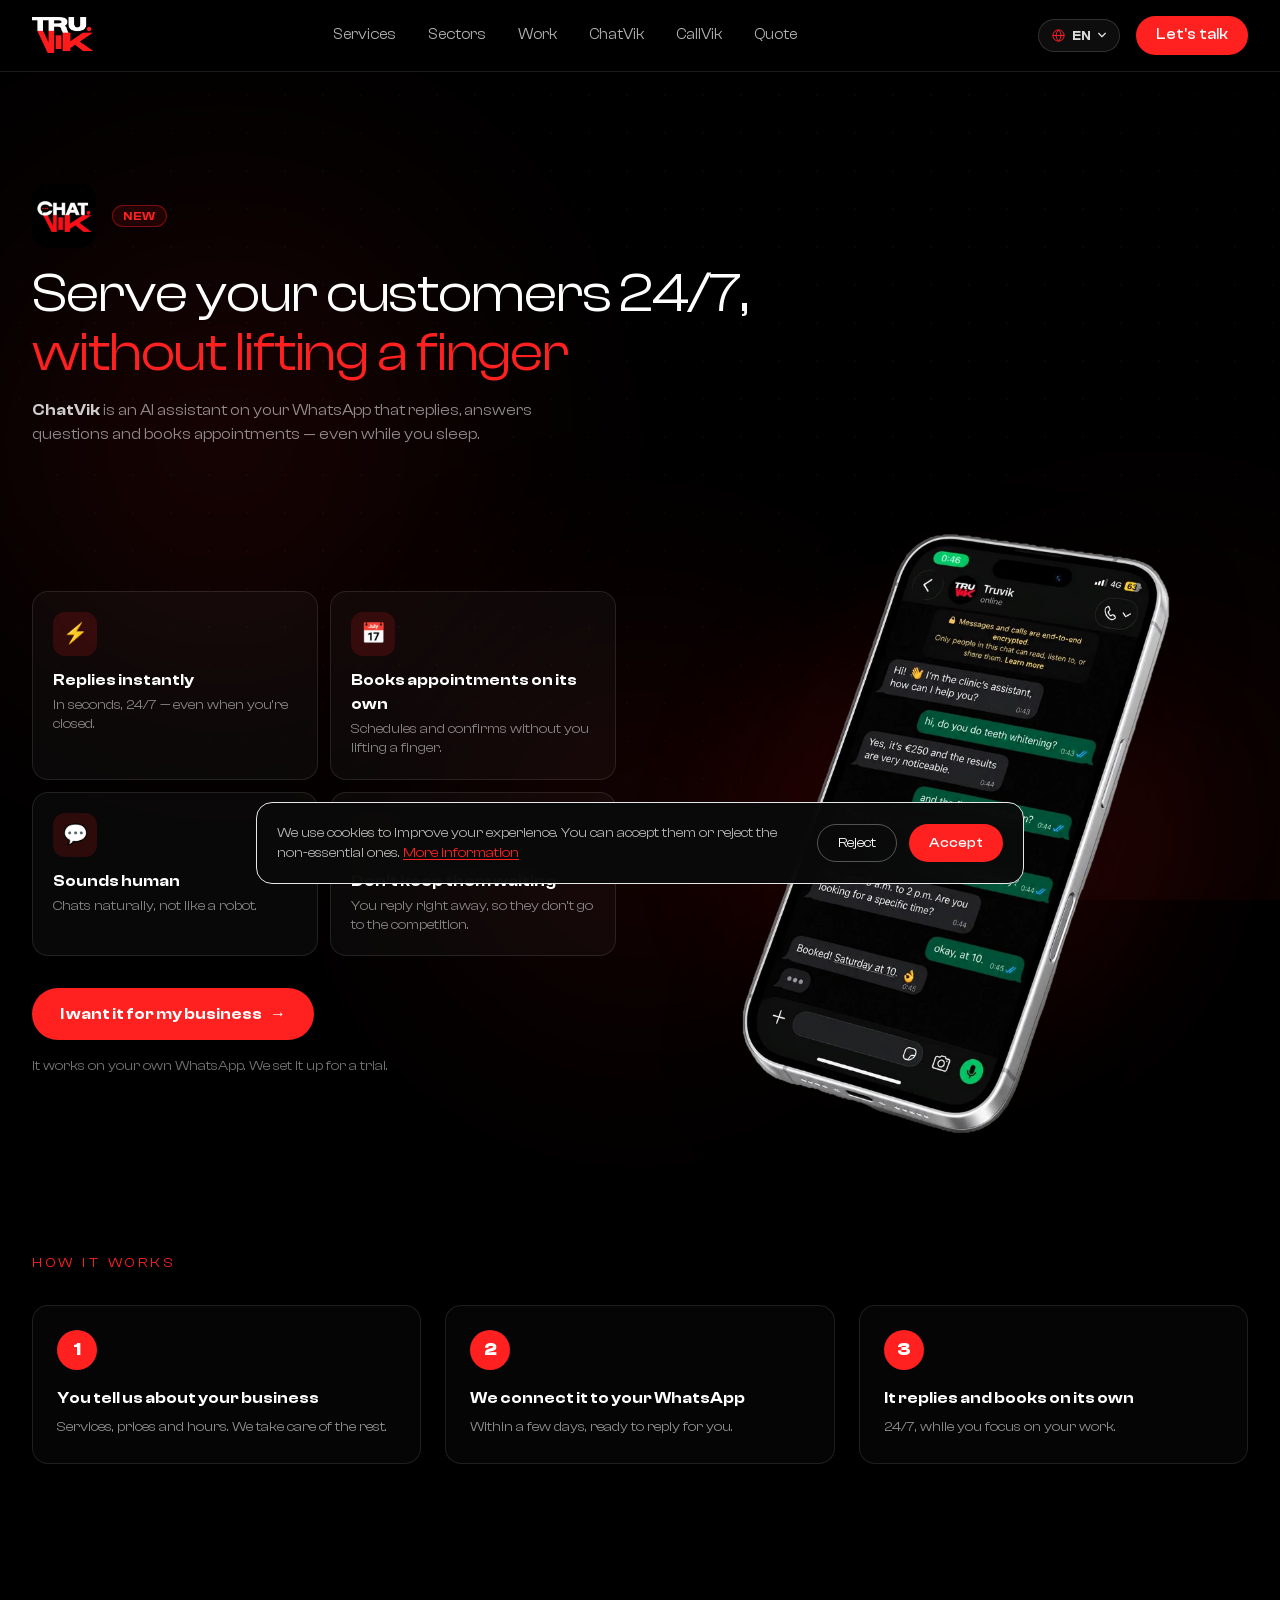
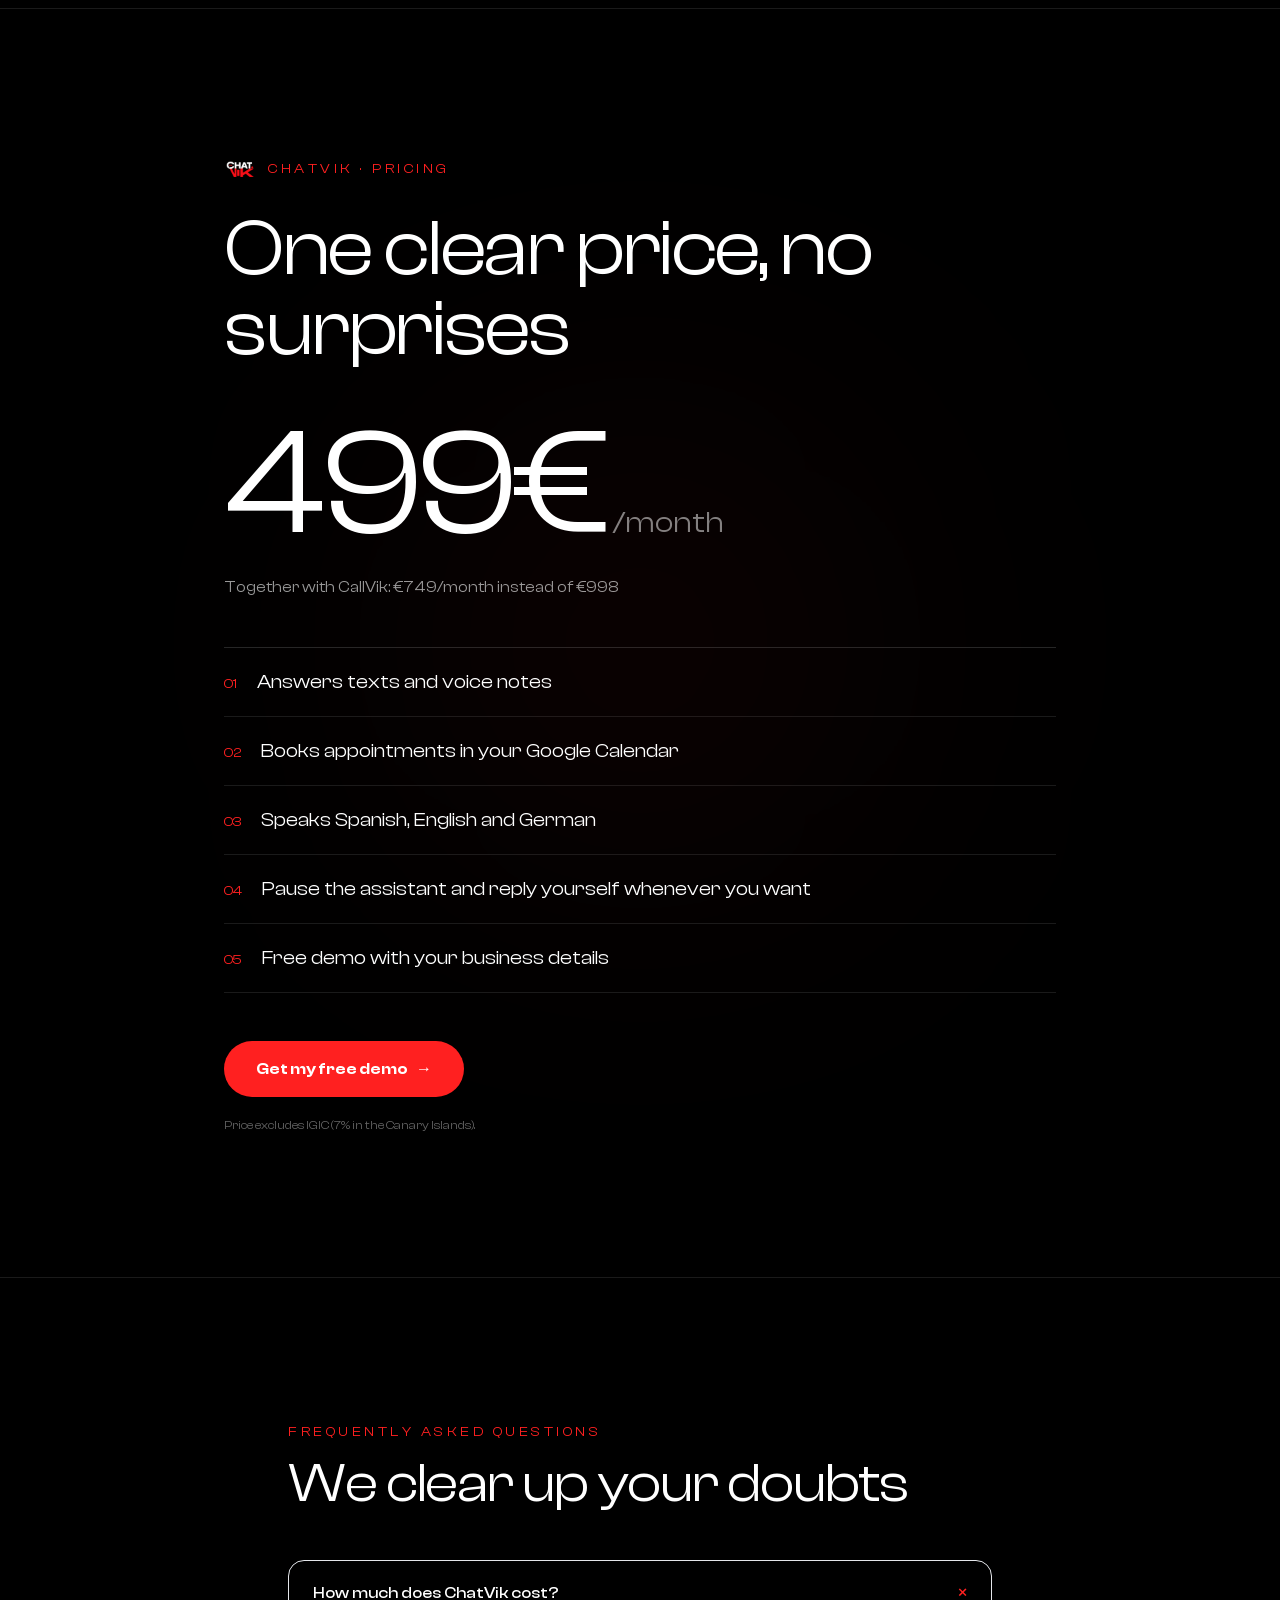
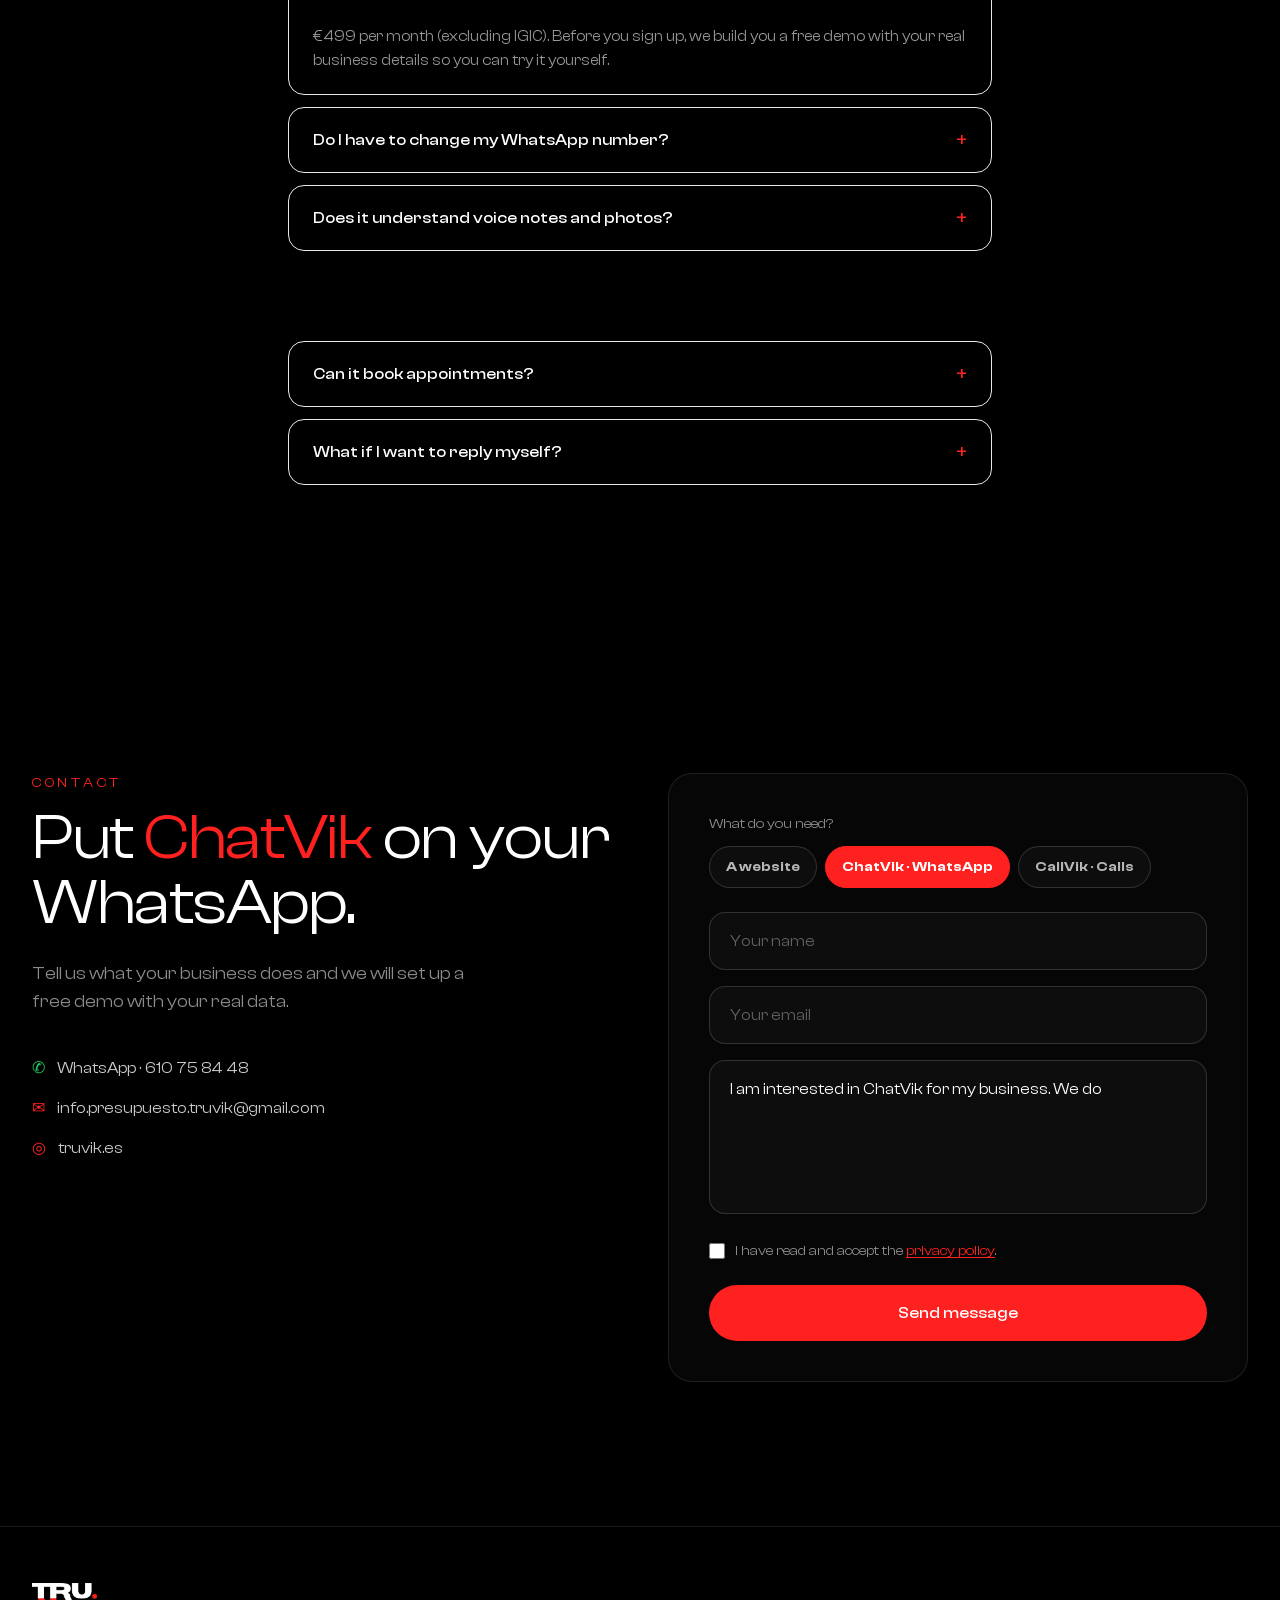
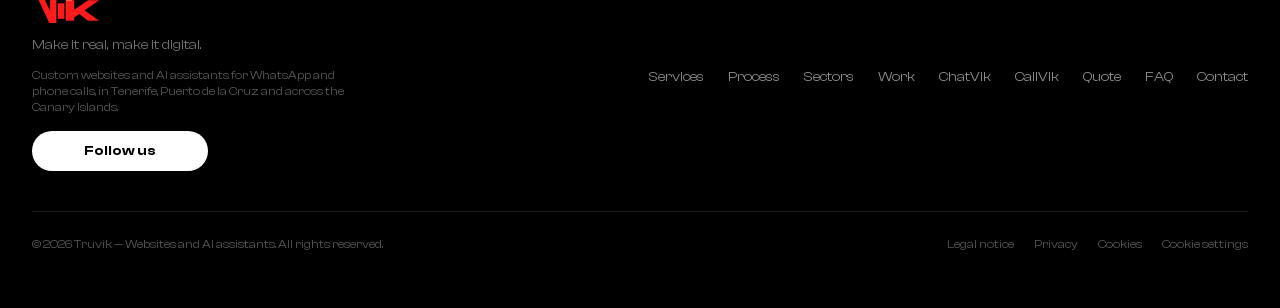
<file: chatvik/index.html>
<!doctype html>
<html lang="es">
  <head>
    <meta http-equiv="Content-Security-Policy" content="default-src 'self'; script-src 'self'; style-src 'self' 'unsafe-inline'; img-src 'self' data:; font-src 'self'; connect-src 'self' https://api.web3forms.com https://vik.lucas-scheil.workers.dev; form-action 'self' https://api.web3forms.com; base-uri 'self'; object-src 'none'; upgrade-insecure-requests" />
    <meta name="referrer" content="strict-origin-when-cross-origin" />
    <meta charset="UTF-8" />
    <meta name="viewport" content="width=device-width, initial-scale=1.0" />
    <meta name="theme-color" content="#000000" />

    <!-- Página propia de ChatVik. Los precios y las preguntas de aquí deben
         coincidir con src/i18n/translations.ts (productos.chatvik). -->
    <title>ChatVik — Asistente de IA para WhatsApp en Canarias | Truvik</title>
    <meta name="description" content="ChatVik es un asistente de IA en tu WhatsApp que responde a tus clientes 24/7, entiende notas de voz y reserva citas en tu Google Calendar. 499 €/mes. Tenerife y toda España." />
    <meta name="robots" content="index, follow, max-image-preview:large" />
    <link rel="canonical" href="https://truvik.es/chatvik/" />

    <meta property="og:type" content="website" />
    <meta property="og:site_name" content="Truvik" />
    <meta property="og:locale" content="es_ES" />
    <meta property="og:url" content="https://truvik.es/chatvik/" />
    <meta property="og:title" content="ChatVik — Asistente de IA para WhatsApp en Canarias | Truvik" />
    <meta property="og:description" content="ChatVik es un asistente de IA en tu WhatsApp que responde a tus clientes 24/7, entiende notas de voz y reserva citas en tu Google Calendar. 499 €/mes. Tenerife y toda España." />
    <meta property="og:image" content="https://truvik.es/chatvik-logo.png" />
    <meta name="twitter:card" content="summary" />

    <!-- Icons & manifest -->
    <link rel="icon" href="/favicon.ico?v=5" sizes="any" />
    <link rel="icon" type="image/png" sizes="32x32" href="/favicon-32.png?v=5" />
    <link rel="icon" type="image/png" sizes="192x192" href="/icon-192.png?v=5" />
    <link rel="apple-touch-icon" href="/apple-touch-icon.png?v=5" />
    <link rel="manifest" href="/site.webmanifest" />

    <!-- Fonts: Clash Display (Fontshare, licencia libre) + Inter de respaldo (SIL OFL).
         Las DOS se sirven desde /fonts (ver src/index.css). Ni Google ni Fontshare:
         así la IP del visitante no sale a terceros antes de aceptar nada.
         Precargamos los pesos que se ven primero para que no parpadee el titular. -->
    <link rel="preload" as="font" type="font/woff2" href="/fonts/clash-display-700.woff2" crossorigin />
    <link rel="preload" as="font" type="font/woff2" href="/fonts/clash-display-600.woff2" crossorigin />
    <link rel="preload" as="font" type="font/woff2" href="/fonts/inter-latin.woff2" crossorigin />

    <script type="application/ld+json">
{
  "@context": "https://schema.org",
  "@graph": [
    {
      "@type": "Service",
      "@id": "https://truvik.es/chatvik/#service",
      "name": "ChatVik",
      "serviceType": "Asistente de IA para WhatsApp",
      "description": "ChatVik es un asistente de IA en tu WhatsApp que responde a tus clientes 24/7, entiende notas de voz y reserva citas en tu Google Calendar. 499 €/mes. Tenerife y toda España.",
      "url": "https://truvik.es/chatvik/",
      "image": "https://truvik.es/chatvik-logo.png",
      "provider": {
        "@id": "https://truvik.es/#organization"
      },
      "areaServed": [
        {
          "@type": "Place",
          "name": "Tenerife"
        },
        {
          "@type": "Place",
          "name": "Islas Canarias"
        },
        {
          "@type": "Country",
          "name": "España"
        }
      ],
      "offers": {
        "@type": "Offer",
        "price": "499",
        "priceCurrency": "EUR",
        "priceSpecification": {
          "@type": "UnitPriceSpecification",
          "price": "499",
          "priceCurrency": "EUR",
          "unitCode": "MON",
          "valueAddedTaxIncluded": false
        }
      }
    },
    {
      "@type": "Organization",
      "@id": "https://truvik.es/#organization",
      "name": "Truvik",
      "url": "https://truvik.es/"
    },
    {
      "@type": "FAQPage",
      "@id": "https://truvik.es/chatvik/#faq",
      "mainEntity": [
        {
          "@type": "Question",
          "name": "¿Cuánto cuesta ChatVik?",
          "acceptedAnswer": {
            "@type": "Answer",
            "text": "499 € al mes (sin IGIC). Antes de contratar te montamos una demo gratis con los datos reales de tu negocio para que la pruebes tú mismo."
          }
        },
        {
          "@type": "Question",
          "name": "¿Tengo que cambiar mi número de WhatsApp?",
          "acceptedAnswer": {
            "@type": "Answer",
            "text": "No, tu número sigue siendo el tuyo. Necesitas la app de WhatsApp Business (es gratis) y la dejas instalada como siempre: podrás seguir escribiendo tú a mano cuando quieras."
          }
        },
        {
          "@type": "Question",
          "name": "¿Entiende notas de voz y fotos?",
          "acceptedAnswer": {
            "@type": "Answer",
            "text": "Sí. Entiende las notas de voz y las fotos que te mandan tus clientes, y también puede contestar con una nota de voz."
          }
        },
        {
          "@type": "Question",
          "name": "¿En qué idiomas atiende?",
          "acceptedAnswer": {
            "@type": "Answer",
            "text": "En español, inglés y alemán. Detecta el idioma de tu cliente y le contesta en el mismo."
          }
        },
        {
          "@type": "Question",
          "name": "¿Puede reservar citas?",
          "acceptedAnswer": {
            "@type": "Answer",
            "text": "Sí. Las apunta directamente en tu Google Calendar y le manda al cliente la cita para que la guarde en su calendario."
          }
        },
        {
          "@type": "Question",
          "name": "¿Y si quiero contestar yo?",
          "acceptedAnswer": {
            "@type": "Answer",
            "text": "Pausas el asistente en esa conversación y sigues tú. Además solo responde con la información de tu negocio que nos das: no se inventa precios ni datos."
          }
        }
      ]
    },
    {
      "@type": "BreadcrumbList",
      "itemListElement": [
        {
          "@type": "ListItem",
          "position": 1,
          "name": "Truvik",
          "item": "https://truvik.es/"
        },
        {
          "@type": "ListItem",
          "position": 2,
          "name": "ChatVik",
          "item": "https://truvik.es/chatvik/"
        }
      ]
    }
  ]
}
    </script>
    <style>
      .sin-js{max-width:640px;margin:0 auto;padding:48px 20px;font:16px/1.6 system-ui,sans-serif;color:#fff;background:#0a0a0a;opacity:0;animation:sin-js-aparece .3s 1.5s forwards}
      .sin-js h1{font-size:34px;font-weight:800;letter-spacing:-.025em;line-height:1.1;margin:0 0 16px}.sin-js h2{font-size:20px;font-weight:700;margin:28px 0 8px}.sin-js ul{list-style:disc;padding-left:20px}.sin-js p{margin:0 0 8px}.sin-js dt{font-weight:700;margin-top:12px}.sin-js dd{margin:0}.sin-js strong{color:#ff2020}.sin-js a{color:#fff}
      @keyframes sin-js-aparece{to{opacity:1}}
    </style>
    <script type="module" crossorigin src="/assets/index-x_QGB13B.js"></script>
    <script type="module" crossorigin src="/assets/producto-BCPUxh4o.js"></script>
    <link rel="stylesheet" crossorigin href="/assets/index-CTTNYA4h.css">
  </head>
  <body data-producto="chatvik">
    <div id="root">
      <!-- Texto fijo para quien lee el HTML sin JavaScript (Gemini, ChatGPT, Bing…).
           React lo sustituye al arrancar. Ver index.html. -->
      <main class="sin-js">
        <p><a href="/">Truvik</a> · Páginas web y asistentes de IA en Tenerife</p>
        <h1>ChatVik — Asistente de IA para WhatsApp</h1>
        
        <p>ChatVik es un asistente de IA en tu WhatsApp que responde, resuelve dudas y reserva citas — hasta mientras duermes. Funciona en tu propio número de WhatsApp Business.</p>
        <h2>Precio</h2>
        <p><strong>499 € al mes</strong> (sin IGIC). Junto con CallVik: 749 €/mes en vez de 998 €. Demo gratis con los datos de tu negocio antes de contratar.</p>
        <ul>
          <li>Responde texto y notas de voz</li>
          <li>Agenda citas en tu Google Calendar</li>
          <li>Habla español, inglés y alemán</li>
          <li>Pausas el asistente y contestas tú cuando quieras</li>
          <li>Demo gratis con los datos de tu negocio</li>
        </ul>
        <h2>Preguntas frecuentes</h2>
        <dl>
          <dt>¿Cuánto cuesta ChatVik?</dt><dd>499 € al mes (sin IGIC). Antes de contratar te montamos una demo gratis con los datos reales de tu negocio para que la pruebes tú mismo.</dd>
          <dt>¿Tengo que cambiar mi número de WhatsApp?</dt><dd>No, tu número sigue siendo el tuyo. Necesitas la app de WhatsApp Business (es gratis) y la dejas instalada como siempre: podrás seguir escribiendo tú a mano cuando quieras.</dd>
          <dt>¿Entiende notas de voz y fotos?</dt><dd>Sí. Entiende las notas de voz y las fotos que te mandan tus clientes, y también puede contestar con una nota de voz.</dd>
          <dt>¿En qué idiomas atiende?</dt><dd>En español, inglés y alemán. Detecta el idioma de tu cliente y le contesta en el mismo.</dd>
          <dt>¿Puede reservar citas?</dt><dd>Sí. Las apunta directamente en tu Google Calendar y le manda al cliente la cita para que la guarde en su calendario.</dd>
          <dt>¿Y si quiero contestar yo?</dt><dd>Pausas el asistente en esa conversación y sigues tú. Además solo responde con la información de tu negocio que nos das: no se inventa precios ni datos.</dd>
        </dl>
        <h2>Contacto</h2>
        <p>Puerto de la Cruz, Tenerife · <a href="mailto:info.presupuesto.truvik@gmail.com">info.presupuesto.truvik@gmail.com</a></p>
      </main>
    </div>
  </body>
</html>
</file>
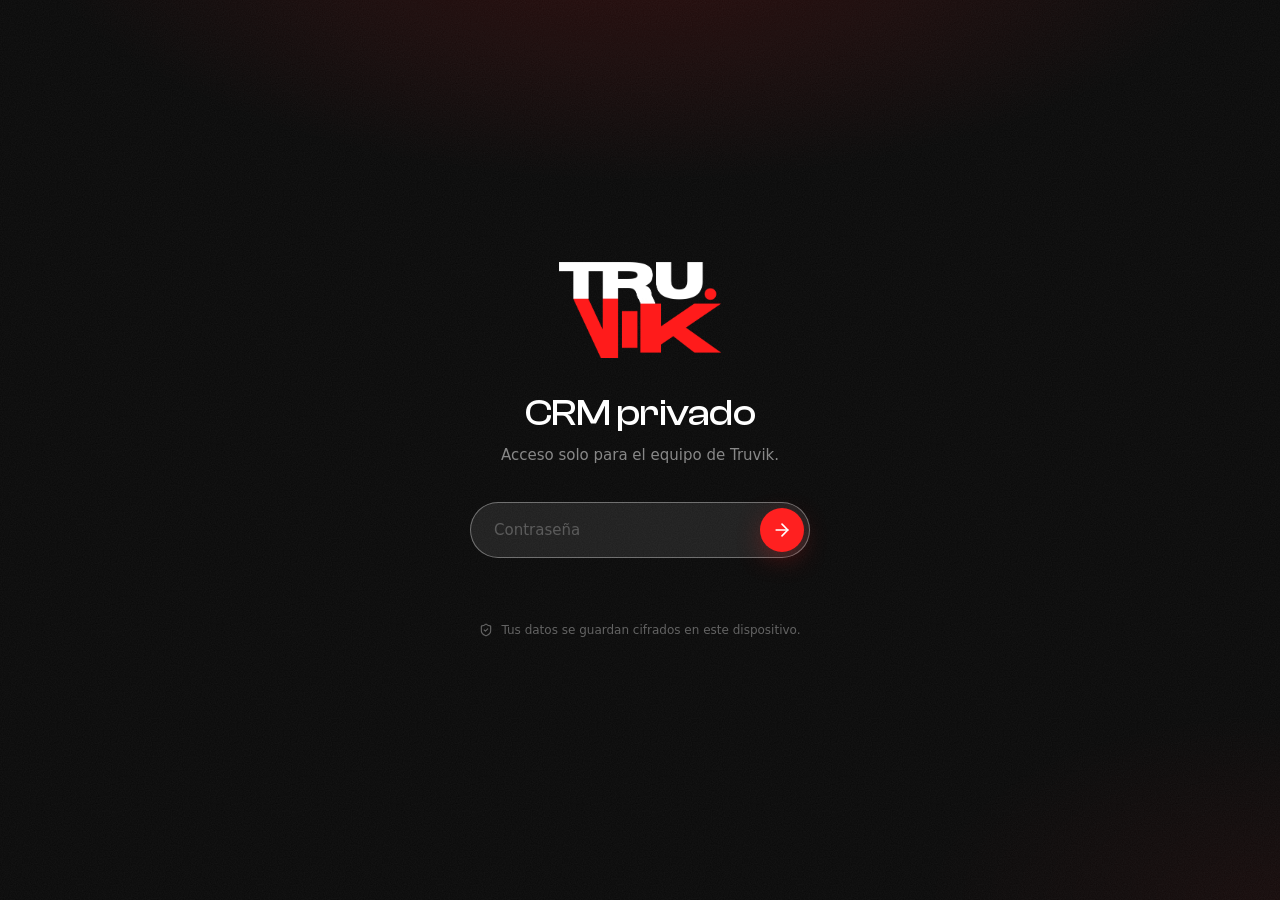
<file: crm/index.html>
<!doctype html>
<html lang="es">
  <head>
    <meta charset="UTF-8" />
    <meta name="viewport" content="width=device-width, initial-scale=1.0, viewport-fit=cover" />
    <meta name="theme-color" content="#0a0a0a" />
    <meta name="robots" content="noindex, nofollow" />
    <title>Truvik CRM — Captación</title>

    <link rel="icon" type="image/png" sizes="32x32" href="favicon-32.png" />
    <link rel="apple-touch-icon" href="apple-touch-icon.png" />
    <link rel="manifest" href="site.webmanifest" />

    <script type="module" crossorigin src="./assets/index-CiA5mhfi.js"></script>
    <link rel="stylesheet" crossorigin href="./assets/index-DjfAsGTD.css">
  </head>
  <body>
    <div id="root"></div>
  </body>
</html>
</file>
<file: assets/index-CTTNYA4h.css>
*,:before,:after{--tw-border-spacing-x: 0;--tw-border-spacing-y: 0;--tw-translate-x: 0;--tw-translate-y: 0;--tw-rotate: 0;--tw-skew-x: 0;--tw-skew-y: 0;--tw-scale-x: 1;--tw-scale-y: 1;--tw-pan-x: ;--tw-pan-y: ;--tw-pinch-zoom: ;--tw-scroll-snap-strictness: proximity;--tw-gradient-from-position: ;--tw-gradient-via-position: ;--tw-gradient-to-position: ;--tw-ordinal: ;--tw-slashed-zero: ;--tw-numeric-figure: ;--tw-numeric-spacing: ;--tw-numeric-fraction: ;--tw-ring-inset: ;--tw-ring-offset-width: 0px;--tw-ring-offset-color: #fff;--tw-ring-color: rgb(59 130 246 / .5);--tw-ring-offset-shadow: 0 0 #0000;--tw-ring-shadow: 0 0 #0000;--tw-shadow: 0 0 #0000;--tw-shadow-colored: 0 0 #0000;--tw-blur: ;--tw-brightness: ;--tw-contrast: ;--tw-grayscale: ;--tw-hue-rotate: ;--tw-invert: ;--tw-saturate: ;--tw-sepia: ;--tw-drop-shadow: ;--tw-backdrop-blur: ;--tw-backdrop-brightness: ;--tw-backdrop-contrast: ;--tw-backdrop-grayscale: ;--tw-backdrop-hue-rotate: ;--tw-backdrop-invert: ;--tw-backdrop-opacity: ;--tw-backdrop-saturate: ;--tw-backdrop-sepia: ;--tw-contain-size: ;--tw-contain-layout: ;--tw-contain-paint: ;--tw-contain-style: }::backdrop{--tw-border-spacing-x: 0;--tw-border-spacing-y: 0;--tw-translate-x: 0;--tw-translate-y: 0;--tw-rotate: 0;--tw-skew-x: 0;--tw-skew-y: 0;--tw-scale-x: 1;--tw-scale-y: 1;--tw-pan-x: ;--tw-pan-y: ;--tw-pinch-zoom: ;--tw-scroll-snap-strictness: proximity;--tw-gradient-from-position: ;--tw-gradient-via-position: ;--tw-gradient-to-position: ;--tw-ordinal: ;--tw-slashed-zero: ;--tw-numeric-figure: ;--tw-numeric-spacing: ;--tw-numeric-fraction: ;--tw-ring-inset: ;--tw-ring-offset-width: 0px;--tw-ring-offset-color: #fff;--tw-ring-color: rgb(59 130 246 / .5);--tw-ring-offset-shadow: 0 0 #0000;--tw-ring-shadow: 0 0 #0000;--tw-shadow: 0 0 #0000;--tw-shadow-colored: 0 0 #0000;--tw-blur: ;--tw-brightness: ;--tw-contrast: ;--tw-grayscale: ;--tw-hue-rotate: ;--tw-invert: ;--tw-saturate: ;--tw-sepia: ;--tw-drop-shadow: ;--tw-backdrop-blur: ;--tw-backdrop-brightness: ;--tw-backdrop-contrast: ;--tw-backdrop-grayscale: ;--tw-backdrop-hue-rotate: ;--tw-backdrop-invert: ;--tw-backdrop-opacity: ;--tw-backdrop-saturate: ;--tw-backdrop-sepia: ;--tw-contain-size: ;--tw-contain-layout: ;--tw-contain-paint: ;--tw-contain-style: }*,:before,:after{box-sizing:border-box;border-width:0;border-style:solid;border-color:#e5e7eb}:before,:after{--tw-content: ""}html,:host{line-height:1.5;-webkit-text-size-adjust:100%;-moz-tab-size:4;-o-tab-size:4;tab-size:4;font-family:ui-sans-serif,system-ui,sans-serif,"Apple Color Emoji","Segoe UI Emoji",Segoe UI Symbol,"Noto Color Emoji";font-feature-settings:normal;font-variation-settings:normal;-webkit-tap-highlight-color:transparent}body{margin:0;line-height:inherit}hr{height:0;color:inherit;border-top-width:1px}abbr:where([title]){-webkit-text-decoration:underline dotted;text-decoration:underline dotted}h1,h2,h3,h4,h5,h6{font-size:inherit;font-weight:inherit}a{color:inherit;text-decoration:inherit}b,strong{font-weight:bolder}code,kbd,samp,pre{font-family:ui-monospace,SFMono-Regular,Menlo,Monaco,Consolas,Liberation Mono,Courier New,monospace;font-feature-settings:normal;font-variation-settings:normal;font-size:1em}small{font-size:80%}sub,sup{font-size:75%;line-height:0;position:relative;vertical-align:baseline}sub{bottom:-.25em}sup{top:-.5em}table{text-indent:0;border-color:inherit;border-collapse:collapse}button,input,optgroup,select,textarea{font-family:inherit;font-feature-settings:inherit;font-variation-settings:inherit;font-size:100%;font-weight:inherit;line-height:inherit;letter-spacing:inherit;color:inherit;margin:0;padding:0}button,select{text-transform:none}button,input:where([type=button]),input:where([type=reset]),input:where([type=submit]){-webkit-appearance:button;background-color:transparent;background-image:none}:-moz-focusring{outline:auto}:-moz-ui-invalid{box-shadow:none}progress{vertical-align:baseline}::-webkit-inner-spin-button,::-webkit-outer-spin-button{height:auto}[type=search]{-webkit-appearance:textfield;outline-offset:-2px}::-webkit-search-decoration{-webkit-appearance:none}::-webkit-file-upload-button{-webkit-appearance:button;font:inherit}summary{display:list-item}blockquote,dl,dd,h1,h2,h3,h4,h5,h6,hr,figure,p,pre{margin:0}fieldset{margin:0;padding:0}legend{padding:0}ol,ul,menu{list-style:none;margin:0;padding:0}dialog{padding:0}textarea{resize:vertical}input::-moz-placeholder,textarea::-moz-placeholder{opacity:1;color:#9ca3af}input::placeholder,textarea::placeholder{opacity:1;color:#9ca3af}button,[role=button]{cursor:pointer}:disabled{cursor:default}img,svg,video,canvas,audio,iframe,embed,object{display:block;vertical-align:middle}img,video{max-width:100%;height:auto}[hidden]:where(:not([hidden=until-found])){display:none}.pointer-events-none{pointer-events:none}.\!visible{visibility:visible!important}.visible{visibility:visible}.fixed{position:fixed}.absolute{position:absolute}.relative{position:relative}.sticky{position:sticky}.inset-0{top:0;right:0;bottom:0;left:0}.inset-x-0{left:0;right:0}.-bottom-1{bottom:-.25rem}.bottom-0{bottom:0}.bottom-4{bottom:1rem}.bottom-5{bottom:1.25rem}.bottom-6{bottom:1.5rem}.left-0{left:0}.left-1\/2{left:50%}.left-5{left:1.25rem}.left-\[-10\%\]{left:-10%}.right-0{right:0}.right-4{right:1rem}.right-5{right:1.25rem}.right-6{right:1.5rem}.right-\[-15\%\]{right:-15%}.top-0{top:0}.top-1\/2{top:50%}.top-28{top:7rem}.top-4{top:1rem}.top-\[10\%\]{top:10%}.top-\[55\%\]{top:55%}.-z-0{z-index:0}.-z-10{z-index:-10}.z-50{z-index:50}.z-\[100\]{z-index:100}.z-\[200\]{z-index:200}.z-\[60\]{z-index:60}.z-\[90\]{z-index:90}.order-last{order:9999}.col-start-3{grid-column-start:3}.mx-auto{margin-left:auto;margin-right:auto}.mb-3{margin-bottom:.75rem}.mb-4{margin-bottom:1rem}.mb-5{margin-bottom:1.25rem}.mb-6{margin-bottom:1.5rem}.mb-8{margin-bottom:2rem}.ml-2{margin-left:.5rem}.mt-0\.5{margin-top:.125rem}.mt-1{margin-top:.25rem}.mt-1\.5{margin-top:.375rem}.mt-10{margin-top:2.5rem}.mt-12{margin-top:3rem}.mt-14{margin-top:3.5rem}.mt-16{margin-top:4rem}.mt-2{margin-top:.5rem}.mt-3{margin-top:.75rem}.mt-4{margin-top:1rem}.mt-5{margin-top:1.25rem}.mt-6{margin-top:1.5rem}.mt-7{margin-top:1.75rem}.mt-8{margin-top:2rem}.block{display:block}.flex{display:flex}.inline-flex{display:inline-flex}.grid{display:grid}.hidden{display:none}.aspect-\[16\/10\]{aspect-ratio:16/10}.h-1\.5{height:.375rem}.h-10{height:2.5rem}.h-11{height:2.75rem}.h-14{height:3.5rem}.h-16{height:4rem}.h-2{height:.5rem}.h-24{height:6rem}.h-28{height:7rem}.h-4{height:1rem}.h-5{height:1.25rem}.h-8{height:2rem}.h-9{height:2.25rem}.h-\[2px\]{height:2px}.h-\[50vmax\]{height:50vmax}.h-\[55vmax\]{height:55vmax}.h-\[600px\]{height:600px}.h-\[60vmin\]{height:60vmin}.h-\[620px\]{height:620px}.h-full{height:100%}.h-max{height:-moz-max-content;height:max-content}.h-px{height:1px}.min-h-screen{min-height:100vh}.w-1\.5{width:.375rem}.w-10{width:2.5rem}.w-11{width:2.75rem}.w-14{width:3.5rem}.w-16{width:4rem}.w-2{width:.5rem}.w-4{width:1rem}.w-40{width:10rem}.w-44{width:11rem}.w-6{width:1.5rem}.w-8{width:2rem}.w-9{width:2.25rem}.w-\[200px\]{width:200px}.w-\[240px\]{width:240px}.w-\[250px\]{width:250px}.w-\[300px\]{width:300px}.w-\[460px\]{width:460px}.w-\[50vmax\]{width:50vmax}.w-\[520px\]{width:520px}.w-\[55vmax\]{width:55vmax}.w-\[600px\]{width:600px}.w-\[60vmin\]{width:60vmin}.w-auto{width:auto}.w-fit{width:-moz-fit-content;width:fit-content}.w-full{width:100%}.min-w-0{min-width:0px}.max-w-2xl{max-width:42rem}.max-w-3xl{max-width:48rem}.max-w-4xl{max-width:56rem}.max-w-5xl{max-width:64rem}.max-w-7xl{max-width:80rem}.max-w-\[60vw\]{max-width:60vw}.max-w-\[80vw\]{max-width:80vw}.max-w-full{max-width:100%}.max-w-md{max-width:28rem}.max-w-sm{max-width:24rem}.max-w-xl{max-width:36rem}.max-w-xs{max-width:20rem}.flex-1{flex:1 1 0%}.shrink-0{flex-shrink:0}.origin-left{transform-origin:left}.origin-top-right{transform-origin:top right}.-translate-x-1\/2{--tw-translate-x: -50%;transform:translate(var(--tw-translate-x),var(--tw-translate-y)) rotate(var(--tw-rotate)) skew(var(--tw-skew-x)) skewY(var(--tw-skew-y)) scaleX(var(--tw-scale-x)) scaleY(var(--tw-scale-y))}.-translate-y-1\/2{--tw-translate-y: -50%;transform:translate(var(--tw-translate-x),var(--tw-translate-y)) rotate(var(--tw-rotate)) skew(var(--tw-skew-x)) skewY(var(--tw-skew-y)) scaleX(var(--tw-scale-x)) scaleY(var(--tw-scale-y))}.-translate-y-full{--tw-translate-y: -100%;transform:translate(var(--tw-translate-x),var(--tw-translate-y)) rotate(var(--tw-rotate)) skew(var(--tw-skew-x)) skewY(var(--tw-skew-y)) scaleX(var(--tw-scale-x)) scaleY(var(--tw-scale-y))}.translate-y-0{--tw-translate-y: 0px;transform:translate(var(--tw-translate-x),var(--tw-translate-y)) rotate(var(--tw-rotate)) skew(var(--tw-skew-x)) skewY(var(--tw-skew-y)) scaleX(var(--tw-scale-x)) scaleY(var(--tw-scale-y))}.translate-y-4{--tw-translate-y: 1rem;transform:translate(var(--tw-translate-x),var(--tw-translate-y)) rotate(var(--tw-rotate)) skew(var(--tw-skew-x)) skewY(var(--tw-skew-y)) scaleX(var(--tw-scale-x)) scaleY(var(--tw-scale-y))}.scale-x-0{--tw-scale-x: 0;transform:translate(var(--tw-translate-x),var(--tw-translate-y)) rotate(var(--tw-rotate)) skew(var(--tw-skew-x)) skewY(var(--tw-skew-y)) scaleX(var(--tw-scale-x)) scaleY(var(--tw-scale-y))}.transform{transform:translate(var(--tw-translate-x),var(--tw-translate-y)) rotate(var(--tw-rotate)) skew(var(--tw-skew-x)) skewY(var(--tw-skew-y)) scaleX(var(--tw-scale-x)) scaleY(var(--tw-scale-y))}.animate-\[fichaIn_600ms_cubic-bezier\(0\.16\,1\,0\.3\,1\)_both\]{animation:fichaIn .6s cubic-bezier(.16,1,.3,1) both}.animate-\[marquee_32s_linear_infinite\]{animation:marquee 32s linear infinite}@keyframes pulse{50%{opacity:.5}}.animate-pulse{animation:pulse 2s cubic-bezier(.4,0,.6,1) infinite}.select-none{-webkit-user-select:none;-moz-user-select:none;user-select:none}.resize-none{resize:none}.resize{resize:both}.grid-cols-2{grid-template-columns:repeat(2,minmax(0,1fr))}.grid-cols-\[auto_1fr_auto\]{grid-template-columns:auto 1fr auto}.flex-col{flex-direction:column}.flex-wrap{flex-wrap:wrap}.items-start{align-items:flex-start}.items-end{align-items:flex-end}.items-center{align-items:center}.items-baseline{align-items:baseline}.justify-center{justify-content:center}.justify-between{justify-content:space-between}.gap-0{gap:0px}.gap-1\.5{gap:.375rem}.gap-10{gap:2.5rem}.gap-14{gap:3.5rem}.gap-2{gap:.5rem}.gap-2\.5{gap:.625rem}.gap-3{gap:.75rem}.gap-4{gap:1rem}.gap-5{gap:1.25rem}.gap-6{gap:1.5rem}.gap-8{gap:2rem}.gap-\[5px\]{gap:5px}.gap-x-4{-moz-column-gap:1rem;column-gap:1rem}.gap-x-5{-moz-column-gap:1.25rem;column-gap:1.25rem}.gap-x-6{-moz-column-gap:1.5rem;column-gap:1.5rem}.gap-x-8{-moz-column-gap:2rem;column-gap:2rem}.gap-y-1{row-gap:.25rem}.gap-y-16{row-gap:4rem}.gap-y-2{row-gap:.5rem}.gap-y-3{row-gap:.75rem}.gap-y-4{row-gap:1rem}.gap-y-5{row-gap:1.25rem}.gap-y-8{row-gap:2rem}.space-y-4>:not([hidden])~:not([hidden]){--tw-space-y-reverse: 0;margin-top:calc(1rem * calc(1 - var(--tw-space-y-reverse)));margin-bottom:calc(1rem * var(--tw-space-y-reverse))}.divide-y>:not([hidden])~:not([hidden]){--tw-divide-y-reverse: 0;border-top-width:calc(1px * calc(1 - var(--tw-divide-y-reverse)));border-bottom-width:calc(1px * var(--tw-divide-y-reverse))}.divide-white\/10>:not([hidden])~:not([hidden]){border-color:#ffffff1a}.justify-self-start{justify-self:start}.justify-self-end{justify-self:end}.justify-self-center{justify-self:center}.overflow-hidden{overflow:hidden}.overflow-y-auto{overflow-y:auto}.overflow-x-hidden{overflow-x:hidden}.whitespace-nowrap{white-space:nowrap}.text-balance{text-wrap:balance}.rounded-2xl{border-radius:1rem}.rounded-3xl{border-radius:1.5rem}.rounded-\[24px\]{border-radius:24px}.rounded-\[28px\]{border-radius:28px}.rounded-full{border-radius:9999px}.rounded-lg{border-radius:.5rem}.rounded-sm{border-radius:.125rem}.rounded-xl{border-radius:.75rem}.border{border-width:1px}.border-2{border-width:2px}.border-y{border-top-width:1px;border-bottom-width:1px}.border-b{border-bottom-width:1px}.border-t{border-top-width:1px}.border-transparent{border-color:transparent}.border-truvik-red{--tw-border-opacity: 1;border-color:rgb(255 32 32 / var(--tw-border-opacity, 1))}.border-truvik-red\/40{border-color:#ff202066}.border-truvik-red\/70{border-color:#ff2020b3}.border-white\/10{border-color:#ffffff1a}.border-white\/15{border-color:#ffffff26}.border-white\/20{border-color:#fff3}.border-white\/25{border-color:#ffffff40}.border-white\/30{border-color:#ffffff4d}.bg-\[\#28c840\]{--tw-bg-opacity: 1;background-color:rgb(40 200 64 / var(--tw-bg-opacity, 1))}.bg-black{--tw-bg-opacity: 1;background-color:rgb(0 0 0 / var(--tw-bg-opacity, 1))}.bg-black\/40{background-color:#0006}.bg-black\/45{background-color:#00000073}.bg-black\/50{background-color:#00000080}.bg-black\/70{background-color:#000000b3}.bg-black\/80{background-color:#000c}.bg-black\/85{background-color:#000000d9}.bg-black\/95{background-color:#000000f2}.bg-transparent{background-color:transparent}.bg-truvik-dark{--tw-bg-opacity: 1;background-color:rgb(10 10 10 / var(--tw-bg-opacity, 1))}.bg-truvik-dark\/60{background-color:#0a0a0a99}.bg-truvik-dark\/95{background-color:#0a0a0af2}.bg-truvik-red{--tw-bg-opacity: 1;background-color:rgb(255 32 32 / var(--tw-bg-opacity, 1))}.bg-truvik-red\/10{background-color:#ff20201a}.bg-truvik-red\/15{background-color:#ff202026}.bg-truvik-red\/\[0\.08\]{background-color:#ff202014}.bg-white{--tw-bg-opacity: 1;background-color:rgb(255 255 255 / var(--tw-bg-opacity, 1))}.bg-white\/10{background-color:#ffffff1a}.bg-white\/\[0\.03\]{background-color:#ffffff08}.bg-white\/\[0\.05\]{background-color:#ffffff0d}.bg-gradient-to-br{background-image:linear-gradient(to bottom right,var(--tw-gradient-stops))}.bg-gradient-to-r{background-image:linear-gradient(to right,var(--tw-gradient-stops))}.bg-gradient-to-t{background-image:linear-gradient(to top,var(--tw-gradient-stops))}.from-amber-500\/30{--tw-gradient-from: rgb(245 158 11 / .3) var(--tw-gradient-from-position);--tw-gradient-to: rgb(245 158 11 / 0) var(--tw-gradient-to-position);--tw-gradient-stops: var(--tw-gradient-from), var(--tw-gradient-to)}.from-black\/60{--tw-gradient-from: rgb(0 0 0 / .6) var(--tw-gradient-from-position);--tw-gradient-to: rgb(0 0 0 / 0) var(--tw-gradient-to-position);--tw-gradient-stops: var(--tw-gradient-from), var(--tw-gradient-to)}.from-lime-400\/25{--tw-gradient-from: rgb(163 230 53 / .25) var(--tw-gradient-from-position);--tw-gradient-to: rgb(163 230 53 / 0) var(--tw-gradient-to-position);--tw-gradient-stops: var(--tw-gradient-from), var(--tw-gradient-to)}.from-purple-500\/30{--tw-gradient-from: rgb(168 85 247 / .3) var(--tw-gradient-from-position);--tw-gradient-to: rgb(168 85 247 / 0) var(--tw-gradient-to-position);--tw-gradient-stops: var(--tw-gradient-from), var(--tw-gradient-to)}.from-rose-500\/30{--tw-gradient-from: rgb(244 63 94 / .3) var(--tw-gradient-from-position);--tw-gradient-to: rgb(244 63 94 / 0) var(--tw-gradient-to-position);--tw-gradient-stops: var(--tw-gradient-from), var(--tw-gradient-to)}.from-sky-500\/25{--tw-gradient-from: rgb(14 165 233 / .25) var(--tw-gradient-from-position);--tw-gradient-to: rgb(14 165 233 / 0) var(--tw-gradient-to-position);--tw-gradient-stops: var(--tw-gradient-from), var(--tw-gradient-to)}.from-truvik-red\/60{--tw-gradient-from: rgb(255 32 32 / .6) var(--tw-gradient-from-position);--tw-gradient-to: rgb(255 32 32 / 0) var(--tw-gradient-to-position);--tw-gradient-stops: var(--tw-gradient-from), var(--tw-gradient-to)}.from-zinc-400\/25{--tw-gradient-from: rgb(161 161 170 / .25) var(--tw-gradient-from-position);--tw-gradient-to: rgb(161 161 170 / 0) var(--tw-gradient-to-position);--tw-gradient-stops: var(--tw-gradient-from), var(--tw-gradient-to)}.to-blue-800\/10{--tw-gradient-to: rgb(30 64 175 / .1) var(--tw-gradient-to-position)}.to-emerald-700\/10{--tw-gradient-to: rgb(4 120 87 / .1) var(--tw-gradient-to-position)}.to-transparent{--tw-gradient-to: transparent var(--tw-gradient-to-position)}.to-truvik-red\/10{--tw-gradient-to: rgb(255 32 32 / .1) var(--tw-gradient-to-position)}.to-zinc-700\/10{--tw-gradient-to: rgb(63 63 70 / .1) var(--tw-gradient-to-position)}.object-contain{-o-object-fit:contain;object-fit:contain}.object-cover{-o-object-fit:cover;object-fit:cover}.p-1\.5{padding:.375rem}.p-10{padding:2.5rem}.p-4{padding:1rem}.p-5{padding:1.25rem}.p-7{padding:1.75rem}.px-10{padding-left:2.5rem;padding-right:2.5rem}.px-2\.5{padding-left:.625rem;padding-right:.625rem}.px-3{padding-left:.75rem;padding-right:.75rem}.px-3\.5{padding-left:.875rem;padding-right:.875rem}.px-4{padding-left:1rem;padding-right:1rem}.px-5{padding-left:1.25rem;padding-right:1.25rem}.px-6{padding-left:1.5rem;padding-right:1.5rem}.px-7{padding-left:1.75rem;padding-right:1.75rem}.px-8{padding-left:2rem;padding-right:2rem}.py-0\.5{padding-top:.125rem;padding-bottom:.125rem}.py-1{padding-top:.25rem;padding-bottom:.25rem}.py-1\.5{padding-top:.375rem;padding-bottom:.375rem}.py-10{padding-top:2.5rem;padding-bottom:2.5rem}.py-14{padding-top:3.5rem;padding-bottom:3.5rem}.py-2{padding-top:.5rem;padding-bottom:.5rem}.py-2\.5{padding-top:.625rem;padding-bottom:.625rem}.py-20{padding-top:5rem;padding-bottom:5rem}.py-24{padding-top:6rem;padding-bottom:6rem}.py-3{padding-top:.75rem;padding-bottom:.75rem}.py-3\.5{padding-top:.875rem;padding-bottom:.875rem}.py-4{padding-top:1rem;padding-bottom:1rem}.py-5{padding-top:1.25rem;padding-bottom:1.25rem}.py-6{padding-top:1.5rem;padding-bottom:1.5rem}.py-7{padding-top:1.75rem;padding-bottom:1.75rem}.pb-12{padding-bottom:3rem}.pb-2{padding-bottom:.5rem}.pb-4{padding-bottom:1rem}.pb-5{padding-bottom:1.25rem}.pt-1\.5{padding-top:.375rem}.pt-10{padding-top:2.5rem}.pt-28{padding-top:7rem}.pt-5{padding-top:1.25rem}.pt-6{padding-top:1.5rem}.text-left{text-align:left}.text-center{text-align:center}.font-heading{font-family:Clash Display,Inter,Helvetica Neue,Arial,sans-serif}.font-mono{font-family:ui-monospace,SFMono-Regular,Menlo,Monaco,Consolas,Liberation Mono,Courier New,monospace}.text-2xl{font-size:1.5rem;line-height:2rem}.text-4xl{font-size:2.25rem;line-height:2.5rem}.text-5xl{font-size:3rem;line-height:1}.text-\[11px\]{font-size:11px}.text-\[12px\]{font-size:12px}.text-\[13px\]{font-size:13px}.text-\[15px\]{font-size:15px}.text-base{font-size:1rem;line-height:1.5rem}.text-lg{font-size:1.125rem;line-height:1.75rem}.text-sm{font-size:.875rem;line-height:1.25rem}.text-xl{font-size:1.25rem;line-height:1.75rem}.text-xs{font-size:.75rem;line-height:1rem}.font-bold{font-weight:700}.font-medium{font-weight:500}.font-semibold{font-weight:600}.uppercase{text-transform:uppercase}.tabular-nums{--tw-numeric-spacing: tabular-nums;font-variant-numeric:var(--tw-ordinal) var(--tw-slashed-zero) var(--tw-numeric-figure) var(--tw-numeric-spacing) var(--tw-numeric-fraction)}.leading-none{line-height:1}.leading-relaxed{line-height:1.625}.leading-snug{line-height:1.375}.tracking-\[0\.16em\]{letter-spacing:.16em}.tracking-\[0\.18em\]{letter-spacing:.18em}.tracking-\[0\.22em\]{letter-spacing:.22em}.tracking-\[0\.25em\]{letter-spacing:.25em}.tracking-\[0\.2em\]{letter-spacing:.2em}.tracking-\[0\.35em\]{letter-spacing:.35em}.tracking-wider{letter-spacing:.05em}.text-black{--tw-text-opacity: 1;color:rgb(0 0 0 / var(--tw-text-opacity, 1))}.text-transparent{color:transparent}.text-truvik-red{--tw-text-opacity: 1;color:rgb(255 32 32 / var(--tw-text-opacity, 1))}.text-white{--tw-text-opacity: 1;color:rgb(255 255 255 / var(--tw-text-opacity, 1))}.text-white\/20{color:#fff3}.text-white\/35{color:#ffffff59}.text-white\/40{color:#fff6}.text-white\/45{color:#ffffff73}.text-white\/50{color:#ffffff80}.text-white\/55{color:#ffffff8c}.text-white\/60{color:#fff9}.text-white\/65{color:#ffffffa6}.text-white\/70{color:#ffffffb3}.text-white\/80{color:#fffc}.text-white\/85{color:#ffffffd9}.underline{text-decoration-line:underline}.decoration-truvik-red\/60{text-decoration-color:#ff202099}.underline-offset-2{text-underline-offset:2px}.underline-offset-4{text-underline-offset:4px}.placeholder-white\/35::-moz-placeholder{color:#ffffff59}.placeholder-white\/35::placeholder{color:#ffffff59}.accent-truvik-red{accent-color:#ff2020}.opacity-0{opacity:0}.opacity-100{opacity:1}.opacity-60{opacity:.6}.opacity-70{opacity:.7}.opacity-\[0\.4\]{opacity:.4}.opacity-\[0\.5\]{opacity:.5}.shadow-2xl{--tw-shadow: 0 25px 50px -12px rgb(0 0 0 / .25);--tw-shadow-colored: 0 25px 50px -12px var(--tw-shadow-color);box-shadow:var(--tw-ring-offset-shadow, 0 0 #0000),var(--tw-ring-shadow, 0 0 #0000),var(--tw-shadow)}.shadow-\[0_0_8px_\#28c840\]{--tw-shadow: 0 0 8px #28c840;--tw-shadow-colored: 0 0 8px var(--tw-shadow-color);box-shadow:var(--tw-ring-offset-shadow, 0 0 #0000),var(--tw-ring-shadow, 0 0 #0000),var(--tw-shadow)}.shadow-\[0_40px_80px_-40px_rgba\(0\,0\,0\,0\.9\)\]{--tw-shadow: 0 40px 80px -40px rgba(0,0,0,.9);--tw-shadow-colored: 0 40px 80px -40px var(--tw-shadow-color);box-shadow:var(--tw-ring-offset-shadow, 0 0 #0000),var(--tw-ring-shadow, 0 0 #0000),var(--tw-shadow)}.shadow-\[0_8px_30px_rgba\(255\,32\,32\,0\.5\)\]{--tw-shadow: 0 8px 30px rgba(255,32,32,.5);--tw-shadow-colored: 0 8px 30px var(--tw-shadow-color);box-shadow:var(--tw-ring-offset-shadow, 0 0 #0000),var(--tw-ring-shadow, 0 0 #0000),var(--tw-shadow)}.outline-none{outline:2px solid transparent;outline-offset:2px}.ring-4{--tw-ring-offset-shadow: var(--tw-ring-inset) 0 0 0 var(--tw-ring-offset-width) var(--tw-ring-offset-color);--tw-ring-shadow: var(--tw-ring-inset) 0 0 0 calc(4px + var(--tw-ring-offset-width)) var(--tw-ring-color);box-shadow:var(--tw-ring-offset-shadow),var(--tw-ring-shadow),var(--tw-shadow, 0 0 #0000)}.ring-truvik-red\/15{--tw-ring-color: rgb(255 32 32 / .15)}.blur-3xl{--tw-blur: blur(64px);filter:var(--tw-blur) var(--tw-brightness) var(--tw-contrast) var(--tw-grayscale) var(--tw-hue-rotate) var(--tw-invert) var(--tw-saturate) var(--tw-sepia) var(--tw-drop-shadow)}.blur-\[120px\]{--tw-blur: blur(120px);filter:var(--tw-blur) var(--tw-brightness) var(--tw-contrast) var(--tw-grayscale) var(--tw-hue-rotate) var(--tw-invert) var(--tw-saturate) var(--tw-sepia) var(--tw-drop-shadow)}.blur-\[140px\]{--tw-blur: blur(140px);filter:var(--tw-blur) var(--tw-brightness) var(--tw-contrast) var(--tw-grayscale) var(--tw-hue-rotate) var(--tw-invert) var(--tw-saturate) var(--tw-sepia) var(--tw-drop-shadow)}.drop-shadow-\[0_30px_40px_rgba\(0\,0\,0\,0\.4\)\]{--tw-drop-shadow: drop-shadow(0 30px 40px rgba(0,0,0,.4));filter:var(--tw-blur) var(--tw-brightness) var(--tw-contrast) var(--tw-grayscale) var(--tw-hue-rotate) var(--tw-invert) var(--tw-saturate) var(--tw-sepia) var(--tw-drop-shadow)}.drop-shadow-\[0_35px_55px_rgba\(0\,0\,0\,0\.55\)\]{--tw-drop-shadow: drop-shadow(0 35px 55px rgba(0,0,0,.55));filter:var(--tw-blur) var(--tw-brightness) var(--tw-contrast) var(--tw-grayscale) var(--tw-hue-rotate) var(--tw-invert) var(--tw-saturate) var(--tw-sepia) var(--tw-drop-shadow)}.backdrop-blur-md{--tw-backdrop-blur: blur(12px);-webkit-backdrop-filter:var(--tw-backdrop-blur) var(--tw-backdrop-brightness) var(--tw-backdrop-contrast) var(--tw-backdrop-grayscale) var(--tw-backdrop-hue-rotate) var(--tw-backdrop-invert) var(--tw-backdrop-opacity) var(--tw-backdrop-saturate) var(--tw-backdrop-sepia);backdrop-filter:var(--tw-backdrop-blur) var(--tw-backdrop-brightness) var(--tw-backdrop-contrast) var(--tw-backdrop-grayscale) var(--tw-backdrop-hue-rotate) var(--tw-backdrop-invert) var(--tw-backdrop-opacity) var(--tw-backdrop-saturate) var(--tw-backdrop-sepia)}.backdrop-blur-sm{--tw-backdrop-blur: blur(4px);-webkit-backdrop-filter:var(--tw-backdrop-blur) var(--tw-backdrop-brightness) var(--tw-backdrop-contrast) var(--tw-backdrop-grayscale) var(--tw-backdrop-hue-rotate) var(--tw-backdrop-invert) var(--tw-backdrop-opacity) var(--tw-backdrop-saturate) var(--tw-backdrop-sepia);backdrop-filter:var(--tw-backdrop-blur) var(--tw-backdrop-brightness) var(--tw-backdrop-contrast) var(--tw-backdrop-grayscale) var(--tw-backdrop-hue-rotate) var(--tw-backdrop-invert) var(--tw-backdrop-opacity) var(--tw-backdrop-saturate) var(--tw-backdrop-sepia)}.backdrop-blur-xl{--tw-backdrop-blur: blur(24px);-webkit-backdrop-filter:var(--tw-backdrop-blur) var(--tw-backdrop-brightness) var(--tw-backdrop-contrast) var(--tw-backdrop-grayscale) var(--tw-backdrop-hue-rotate) var(--tw-backdrop-invert) var(--tw-backdrop-opacity) var(--tw-backdrop-saturate) var(--tw-backdrop-sepia);backdrop-filter:var(--tw-backdrop-blur) var(--tw-backdrop-brightness) var(--tw-backdrop-contrast) var(--tw-backdrop-grayscale) var(--tw-backdrop-hue-rotate) var(--tw-backdrop-invert) var(--tw-backdrop-opacity) var(--tw-backdrop-saturate) var(--tw-backdrop-sepia)}.transition{transition-property:color,background-color,border-color,text-decoration-color,fill,stroke,opacity,box-shadow,transform,filter,backdrop-filter;transition-timing-function:cubic-bezier(.4,0,.2,1);transition-duration:.15s}.transition-\[color\,transform\]{transition-property:color,transform;transition-timing-function:cubic-bezier(.4,0,.2,1);transition-duration:.15s}.transition-\[height\]{transition-property:height;transition-timing-function:cubic-bezier(.4,0,.2,1);transition-duration:.15s}.transition-all{transition-property:all;transition-timing-function:cubic-bezier(.4,0,.2,1);transition-duration:.15s}.transition-colors{transition-property:color,background-color,border-color,text-decoration-color,fill,stroke;transition-timing-function:cubic-bezier(.4,0,.2,1);transition-duration:.15s}.transition-opacity{transition-property:opacity;transition-timing-function:cubic-bezier(.4,0,.2,1);transition-duration:.15s}.transition-transform{transition-property:transform;transition-timing-function:cubic-bezier(.4,0,.2,1);transition-duration:.15s}.duration-200{transition-duration:.2s}.duration-300{transition-duration:.3s}.duration-500{transition-duration:.5s}.duration-700{transition-duration:.7s}.duration-\[900ms\]{transition-duration:.9s}.ease-\[cubic-bezier\(0\.16\,1\,0\.3\,1\)\]{transition-timing-function:cubic-bezier(.16,1,.3,1)}.ease-\[cubic-bezier\(0\.34\,1\.56\,0\.64\,1\)\]{transition-timing-function:cubic-bezier(.34,1.56,.64,1)}.ease-in-out{transition-timing-function:cubic-bezier(.4,0,.2,1)}@font-face{font-family:Clash Display;src:url(/fonts/clash-display-400.woff2) format("woff2");font-weight:400;font-display:swap}@font-face{font-family:Inter;font-style:normal;font-weight:400 800;font-display:swap;src:url(/fonts/inter-latin.woff2) format("woff2");unicode-range:U+0000-00FF,U+0131,U+0152-0153,U+02BB-02BC,U+02C6,U+02DA,U+02DC,U+0304,U+0308,U+0329,U+2000-206F,U+20AC,U+2122,U+2191,U+2193,U+2212,U+2215,U+FEFF,U+FFFD}@font-face{font-family:Inter;font-style:normal;font-weight:400 800;font-display:swap;src:url(/fonts/inter-latin-ext.woff2) format("woff2");unicode-range:U+0100-02BA,U+02BD-02C5,U+02C7-02CC,U+02CE-02D7,U+02DD-02FF,U+0304,U+0308,U+0329,U+1D00-1DBF,U+1E00-1E9F,U+1EF2-1EFF,U+2020,U+20A0-20AB,U+20AD-20C0,U+2113,U+2C60-2C7F,U+A720-A7FF}@font-face{font-family:Clash Display;src:url(/fonts/clash-display-500.woff2) format("woff2");font-weight:500;font-display:swap}@font-face{font-family:Clash Display;src:url(/fonts/clash-display-600.woff2) format("woff2");font-weight:600;font-display:swap}@font-face{font-family:Clash Display;src:url(/fonts/clash-display-700.woff2) format("woff2");font-weight:700;font-display:swap}@keyframes badgeEntra{0%{opacity:0;transform:translateY(8px) scale(.9)}60%{opacity:1;transform:translateY(-2px) scale(1.03)}to{opacity:1;transform:none}}.badge-entra{animation:badgeEntra .6s cubic-bezier(.34,1.56,.64,1) .35s both}@media (prefers-reduced-motion: reduce){.badge-entra{animation:none;opacity:1}}:root{--font-heading: "Clash Display", "Inter", "Helvetica Neue", Arial, sans-serif;--font-body: "Clash Display", "Inter", "Helvetica Neue", Arial, sans-serif}body{font-family:var(--font-body);background:#000}@keyframes blink{0%,to{opacity:1}50%{opacity:0}}@keyframes rise{0%{opacity:0;transform:translateY(16px)}to{opacity:1;transform:translateY(0)}}.rise{animation:rise .9s cubic-bezier(.16,1,.3,1) both}@keyframes drift1{0%{transform:translate(0) scale(1)}to{transform:translate(12%,8%) scale(1.15)}}@keyframes drift2{0%{transform:translate(0) scale(1.1)}to{transform:translate(-10%,-6%) scale(1)}}@keyframes ctaPulse{0%{box-shadow:0 0 #ff20208c,0 12px 34px -8px #ff202099;transform:scale(1)}70%{box-shadow:0 0 0 20px #ff202000,0 14px 42px -6px #ff2020bf;transform:scale(1.045)}to{box-shadow:0 0 #ff202000,0 12px 34px -8px #ff202099;transform:scale(1)}}.cta-pulse{animation:ctaPulse 2.2s cubic-bezier(.66,0,0,1) infinite}@media (prefers-reduced-motion: reduce){.cta-pulse{animation:none}}@keyframes intrologo{0%{opacity:0;transform:scale(.92) translateY(10px)}to{opacity:1;transform:scale(1) translateY(0)}}@keyframes marquee{0%{transform:translate(0)}to{transform:translate(-100%)}}html{scroll-behavior:smooth}::-moz-selection{background:#ff2020;color:#fff}::selection{background:#ff2020;color:#fff}img{-webkit-user-drag:none;-khtml-user-drag:none;-moz-user-drag:none;-o-user-drag:none;-moz-user-select:none;user-select:none;-webkit-user-select:none}@keyframes truvikTitular{0%{opacity:0;transform:translateY(10px)}to{opacity:1;transform:none}}.titular-cambia{animation:truvikTitular .42s cubic-bezier(.22,1,.36,1) both}.titular-cambia-sub{animation:truvikTitular .42s cubic-bezier(.22,1,.36,1) .07s both}@media (prefers-reduced-motion: reduce){.titular-cambia,.titular-cambia-sub{animation:none}}.hover\:scale-110:hover{--tw-scale-x: 1.1;--tw-scale-y: 1.1;transform:translate(var(--tw-translate-x),var(--tw-translate-y)) rotate(var(--tw-rotate)) skew(var(--tw-skew-x)) skewY(var(--tw-skew-y)) scaleX(var(--tw-scale-x)) scaleY(var(--tw-scale-y))}.hover\:scale-\[1\.02\]:hover{--tw-scale-x: 1.02;--tw-scale-y: 1.02;transform:translate(var(--tw-translate-x),var(--tw-translate-y)) rotate(var(--tw-rotate)) skew(var(--tw-skew-x)) skewY(var(--tw-skew-y)) scaleX(var(--tw-scale-x)) scaleY(var(--tw-scale-y))}.hover\:scale-\[1\.04\]:hover{--tw-scale-x: 1.04;--tw-scale-y: 1.04;transform:translate(var(--tw-translate-x),var(--tw-translate-y)) rotate(var(--tw-rotate)) skew(var(--tw-skew-x)) skewY(var(--tw-skew-y)) scaleX(var(--tw-scale-x)) scaleY(var(--tw-scale-y))}.hover\:border-truvik-red:hover{--tw-border-opacity: 1;border-color:rgb(255 32 32 / var(--tw-border-opacity, 1))}.hover\:border-white\/40:hover{border-color:#fff6}.hover\:border-white\/60:hover{border-color:#fff9}.hover\:bg-truvik-red:hover{--tw-bg-opacity: 1;background-color:rgb(255 32 32 / var(--tw-bg-opacity, 1))}.hover\:bg-white\/10:hover{background-color:#ffffff1a}.hover\:text-truvik-red:hover{--tw-text-opacity: 1;color:rgb(255 32 32 / var(--tw-text-opacity, 1))}.hover\:text-white:hover{--tw-text-opacity: 1;color:rgb(255 255 255 / var(--tw-text-opacity, 1))}.hover\:shadow-\[0_10px_40px_-8px_rgba\(255\,32\,32\,0\.7\)\]:hover{--tw-shadow: 0 10px 40px -8px rgba(255,32,32,.7);--tw-shadow-colored: 0 10px 40px -8px var(--tw-shadow-color);box-shadow:var(--tw-ring-offset-shadow, 0 0 #0000),var(--tw-ring-shadow, 0 0 #0000),var(--tw-shadow)}.focus\:border-truvik-red:focus{--tw-border-opacity: 1;border-color:rgb(255 32 32 / var(--tw-border-opacity, 1))}.active\:scale-90:active{--tw-scale-x: .9;--tw-scale-y: .9;transform:translate(var(--tw-translate-x),var(--tw-translate-y)) rotate(var(--tw-rotate)) skew(var(--tw-skew-x)) skewY(var(--tw-skew-y)) scaleX(var(--tw-scale-x)) scaleY(var(--tw-scale-y))}.active\:scale-95:active{--tw-scale-x: .95;--tw-scale-y: .95;transform:translate(var(--tw-translate-x),var(--tw-translate-y)) rotate(var(--tw-rotate)) skew(var(--tw-skew-x)) skewY(var(--tw-skew-y)) scaleX(var(--tw-scale-x)) scaleY(var(--tw-scale-y))}.active\:scale-\[0\.96\]:active{--tw-scale-x: .96;--tw-scale-y: .96;transform:translate(var(--tw-translate-x),var(--tw-translate-y)) rotate(var(--tw-rotate)) skew(var(--tw-skew-x)) skewY(var(--tw-skew-y)) scaleX(var(--tw-scale-x)) scaleY(var(--tw-scale-y))}.active\:scale-\[0\.97\]:active{--tw-scale-x: .97;--tw-scale-y: .97;transform:translate(var(--tw-translate-x),var(--tw-translate-y)) rotate(var(--tw-rotate)) skew(var(--tw-skew-x)) skewY(var(--tw-skew-y)) scaleX(var(--tw-scale-x)) scaleY(var(--tw-scale-y))}.active\:duration-100:active{transition-duration:.1s}.disabled\:cursor-not-allowed:disabled{cursor:not-allowed}.disabled\:opacity-60:disabled{opacity:.6}.group\/link:hover .group-hover\/link\:-translate-y-0\.5{--tw-translate-y: -.125rem;transform:translate(var(--tw-translate-x),var(--tw-translate-y)) rotate(var(--tw-rotate)) skew(var(--tw-skew-x)) skewY(var(--tw-skew-y)) scaleX(var(--tw-scale-x)) scaleY(var(--tw-scale-y))}.group\/link:hover .group-hover\/link\:translate-x-0\.5{--tw-translate-x: .125rem;transform:translate(var(--tw-translate-x),var(--tw-translate-y)) rotate(var(--tw-rotate)) skew(var(--tw-skew-x)) skewY(var(--tw-skew-y)) scaleX(var(--tw-scale-x)) scaleY(var(--tw-scale-y))}.group:hover .group-hover\:translate-x-1{--tw-translate-x: .25rem;transform:translate(var(--tw-translate-x),var(--tw-translate-y)) rotate(var(--tw-rotate)) skew(var(--tw-skew-x)) skewY(var(--tw-skew-y)) scaleX(var(--tw-scale-x)) scaleY(var(--tw-scale-y))}.group\/card:hover .group-hover\/card\:scale-\[1\.03\]{--tw-scale-x: 1.03;--tw-scale-y: 1.03;transform:translate(var(--tw-translate-x),var(--tw-translate-y)) rotate(var(--tw-rotate)) skew(var(--tw-skew-x)) skewY(var(--tw-skew-y)) scaleX(var(--tw-scale-x)) scaleY(var(--tw-scale-y))}.group\/link:hover .group-hover\/link\:scale-x-100{--tw-scale-x: 1;transform:translate(var(--tw-translate-x),var(--tw-translate-y)) rotate(var(--tw-rotate)) skew(var(--tw-skew-x)) skewY(var(--tw-skew-y)) scaleX(var(--tw-scale-x)) scaleY(var(--tw-scale-y))}.group:hover .group-hover\:text-truvik-red{--tw-text-opacity: 1;color:rgb(255 32 32 / var(--tw-text-opacity, 1))}.group:hover .group-hover\:opacity-100{opacity:1}@media (min-width: 640px){.sm\:right-6{right:1.5rem}.sm\:mb-4{margin-bottom:1rem}.sm\:mb-8{margin-bottom:2rem}.sm\:mt-10{margin-top:2.5rem}.sm\:mt-14{margin-top:3.5rem}.sm\:mt-16{margin-top:4rem}.sm\:mt-20{margin-top:5rem}.sm\:mt-24{margin-top:6rem}.sm\:mt-3{margin-top:.75rem}.sm\:mt-5{margin-top:1.25rem}.sm\:mt-6{margin-top:1.5rem}.sm\:mt-7{margin-top:1.75rem}.sm\:block{display:block}.sm\:flex{display:flex}.sm\:grid{display:grid}.sm\:hidden{display:none}.sm\:h-9{height:2.25rem}.sm\:w-\[380px\]{width:380px}.sm\:w-\[420px\]{width:420px}.sm\:w-auto{width:auto}.sm\:grid-cols-2{grid-template-columns:repeat(2,minmax(0,1fr))}.sm\:grid-cols-3{grid-template-columns:repeat(3,minmax(0,1fr))}.sm\:flex-row{flex-direction:row}.sm\:items-center{align-items:center}.sm\:justify-between{justify-content:space-between}.sm\:gap-10{gap:2.5rem}.sm\:gap-12{gap:3rem}.sm\:gap-3{gap:.75rem}.sm\:gap-6{gap:1.5rem}.sm\:gap-px{gap:1px}.sm\:divide-y-0>:not([hidden])~:not([hidden]){--tw-divide-y-reverse: 0;border-top-width:calc(0px * calc(1 - var(--tw-divide-y-reverse)));border-bottom-width:calc(0px * var(--tw-divide-y-reverse))}.sm\:overflow-hidden{overflow:hidden}.sm\:rounded-2xl{border-radius:1rem}.sm\:rounded-3xl{border-radius:1.5rem}.sm\:border{border-width:1px}.sm\:border-b-0{border-bottom-width:0px}.sm\:border-r{border-right-width:1px}.sm\:border-white\/10{border-color:#ffffff1a}.sm\:bg-black{--tw-bg-opacity: 1;background-color:rgb(0 0 0 / var(--tw-bg-opacity, 1))}.sm\:bg-white\/10{background-color:#ffffff1a}.sm\:bg-white\/\[0\.02\]{background-color:#ffffff05}.sm\:bg-white\/\[0\.03\]{background-color:#ffffff08}.sm\:p-10{padding:2.5rem}.sm\:p-5{padding:1.25rem}.sm\:p-6{padding:1.5rem}.sm\:p-8{padding:2rem}.sm\:px-6{padding-left:1.5rem;padding-right:1.5rem}.sm\:px-8{padding-left:2rem;padding-right:2rem}.sm\:py-32{padding-top:8rem;padding-bottom:8rem}.sm\:py-36{padding-top:9rem;padding-bottom:9rem}.sm\:py-40{padding-top:10rem;padding-bottom:10rem}.sm\:py-5{padding-top:1.25rem;padding-bottom:1.25rem}.sm\:py-7{padding-top:1.75rem;padding-bottom:1.75rem}.sm\:py-9{padding-top:2.25rem;padding-bottom:2.25rem}.sm\:pt-14{padding-top:3.5rem}.sm\:text-2xl{font-size:1.5rem;line-height:2rem}.sm\:text-3xl{font-size:1.875rem;line-height:2.25rem}.sm\:text-5xl{font-size:3rem;line-height:1}.sm\:text-xl{font-size:1.25rem;line-height:1.75rem}.sm\:text-white{--tw-text-opacity: 1;color:rgb(255 255 255 / var(--tw-text-opacity, 1))}.sm\:first\:pl-0:first-child{padding-left:0}.sm\:last\:border-r-0:last-child{border-right-width:0px}.sm\:hover\:border-truvik-red\/40:hover{border-color:#ff202066}.sm\:hover\:bg-truvik-dark:hover{--tw-bg-opacity: 1;background-color:rgb(10 10 10 / var(--tw-bg-opacity, 1))}}@media (min-width: 768px){.md\:flex{display:flex}.md\:hidden{display:none}.md\:grid-cols-4{grid-template-columns:repeat(4,minmax(0,1fr))}.md\:flex-row{flex-direction:row}.md\:items-start{align-items:flex-start}.md\:justify-between{justify-content:space-between}.md\:text-left{text-align:left}}@media (min-width: 1024px){.lg\:order-1{order:1}.lg\:order-2{order:2}.lg\:order-none{order:0}.lg\:col-span-4{grid-column:span 4 / span 4}.lg\:col-span-5{grid-column:span 5 / span 5}.lg\:col-span-7{grid-column:span 7 / span 7}.lg\:col-start-6{grid-column-start:6}.lg\:row-start-2{grid-row-start:2}.lg\:mt-4{margin-top:1rem}.lg\:mt-48{margin-top:12rem}.lg\:block{display:block}.lg\:hidden{display:none}.lg\:w-\[420px\]{width:420px}.lg\:w-\[480px\]{width:480px}.lg\:translate-x-\[14px\]{--tw-translate-x: 14px;transform:translate(var(--tw-translate-x),var(--tw-translate-y)) rotate(var(--tw-rotate)) skew(var(--tw-skew-x)) skewY(var(--tw-skew-y)) scaleX(var(--tw-scale-x)) scaleY(var(--tw-scale-y))}.lg\:grid-cols-12{grid-template-columns:repeat(12,minmax(0,1fr))}.lg\:grid-cols-2{grid-template-columns:repeat(2,minmax(0,1fr))}.lg\:grid-cols-3{grid-template-columns:repeat(3,minmax(0,1fr))}.lg\:flex-row{flex-direction:row}.lg\:items-end{align-items:flex-end}.lg\:justify-between{justify-content:space-between}.lg\:gap-12{gap:3rem}.lg\:gap-6{gap:1.5rem}.lg\:gap-y-24{row-gap:6rem}.lg\:self-center{align-self:center}.lg\:pb-1{padding-bottom:.25rem}.lg\:text-white\/35{color:#ffffff59}.lg\:text-white\/\[0\.22\]{color:#ffffff38}}@media (min-width: 1280px){.xl\:gap-8{gap:2rem}}
</file>
<file: crm/assets/index-DjfAsGTD.css>
*,:before,:after{--tw-border-spacing-x: 0;--tw-border-spacing-y: 0;--tw-translate-x: 0;--tw-translate-y: 0;--tw-rotate: 0;--tw-skew-x: 0;--tw-skew-y: 0;--tw-scale-x: 1;--tw-scale-y: 1;--tw-pan-x: ;--tw-pan-y: ;--tw-pinch-zoom: ;--tw-scroll-snap-strictness: proximity;--tw-gradient-from-position: ;--tw-gradient-via-position: ;--tw-gradient-to-position: ;--tw-ordinal: ;--tw-slashed-zero: ;--tw-numeric-figure: ;--tw-numeric-spacing: ;--tw-numeric-fraction: ;--tw-ring-inset: ;--tw-ring-offset-width: 0px;--tw-ring-offset-color: #fff;--tw-ring-color: rgb(59 130 246 / .5);--tw-ring-offset-shadow: 0 0 #0000;--tw-ring-shadow: 0 0 #0000;--tw-shadow: 0 0 #0000;--tw-shadow-colored: 0 0 #0000;--tw-blur: ;--tw-brightness: ;--tw-contrast: ;--tw-grayscale: ;--tw-hue-rotate: ;--tw-invert: ;--tw-saturate: ;--tw-sepia: ;--tw-drop-shadow: ;--tw-backdrop-blur: ;--tw-backdrop-brightness: ;--tw-backdrop-contrast: ;--tw-backdrop-grayscale: ;--tw-backdrop-hue-rotate: ;--tw-backdrop-invert: ;--tw-backdrop-opacity: ;--tw-backdrop-saturate: ;--tw-backdrop-sepia: ;--tw-contain-size: ;--tw-contain-layout: ;--tw-contain-paint: ;--tw-contain-style: }::backdrop{--tw-border-spacing-x: 0;--tw-border-spacing-y: 0;--tw-translate-x: 0;--tw-translate-y: 0;--tw-rotate: 0;--tw-skew-x: 0;--tw-skew-y: 0;--tw-scale-x: 1;--tw-scale-y: 1;--tw-pan-x: ;--tw-pan-y: ;--tw-pinch-zoom: ;--tw-scroll-snap-strictness: proximity;--tw-gradient-from-position: ;--tw-gradient-via-position: ;--tw-gradient-to-position: ;--tw-ordinal: ;--tw-slashed-zero: ;--tw-numeric-figure: ;--tw-numeric-spacing: ;--tw-numeric-fraction: ;--tw-ring-inset: ;--tw-ring-offset-width: 0px;--tw-ring-offset-color: #fff;--tw-ring-color: rgb(59 130 246 / .5);--tw-ring-offset-shadow: 0 0 #0000;--tw-ring-shadow: 0 0 #0000;--tw-shadow: 0 0 #0000;--tw-shadow-colored: 0 0 #0000;--tw-blur: ;--tw-brightness: ;--tw-contrast: ;--tw-grayscale: ;--tw-hue-rotate: ;--tw-invert: ;--tw-saturate: ;--tw-sepia: ;--tw-drop-shadow: ;--tw-backdrop-blur: ;--tw-backdrop-brightness: ;--tw-backdrop-contrast: ;--tw-backdrop-grayscale: ;--tw-backdrop-hue-rotate: ;--tw-backdrop-invert: ;--tw-backdrop-opacity: ;--tw-backdrop-saturate: ;--tw-backdrop-sepia: ;--tw-contain-size: ;--tw-contain-layout: ;--tw-contain-paint: ;--tw-contain-style: }*,:before,:after{box-sizing:border-box;border-width:0;border-style:solid;border-color:#e5e7eb}:before,:after{--tw-content: ""}html,:host{line-height:1.5;-webkit-text-size-adjust:100%;-moz-tab-size:4;-o-tab-size:4;tab-size:4;font-family:ui-sans-serif,system-ui,sans-serif,"Apple Color Emoji","Segoe UI Emoji",Segoe UI Symbol,"Noto Color Emoji";font-feature-settings:normal;font-variation-settings:normal;-webkit-tap-highlight-color:transparent}body{margin:0;line-height:inherit}hr{height:0;color:inherit;border-top-width:1px}abbr:where([title]){-webkit-text-decoration:underline dotted;text-decoration:underline dotted}h1,h2,h3,h4,h5,h6{font-size:inherit;font-weight:inherit}a{color:inherit;text-decoration:inherit}b,strong{font-weight:bolder}code,kbd,samp,pre{font-family:ui-monospace,SFMono-Regular,Menlo,Monaco,Consolas,Liberation Mono,Courier New,monospace;font-feature-settings:normal;font-variation-settings:normal;font-size:1em}small{font-size:80%}sub,sup{font-size:75%;line-height:0;position:relative;vertical-align:baseline}sub{bottom:-.25em}sup{top:-.5em}table{text-indent:0;border-color:inherit;border-collapse:collapse}button,input,optgroup,select,textarea{font-family:inherit;font-feature-settings:inherit;font-variation-settings:inherit;font-size:100%;font-weight:inherit;line-height:inherit;letter-spacing:inherit;color:inherit;margin:0;padding:0}button,select{text-transform:none}button,input:where([type=button]),input:where([type=reset]),input:where([type=submit]){-webkit-appearance:button;background-color:transparent;background-image:none}:-moz-focusring{outline:auto}:-moz-ui-invalid{box-shadow:none}progress{vertical-align:baseline}::-webkit-inner-spin-button,::-webkit-outer-spin-button{height:auto}[type=search]{-webkit-appearance:textfield;outline-offset:-2px}::-webkit-search-decoration{-webkit-appearance:none}::-webkit-file-upload-button{-webkit-appearance:button;font:inherit}summary{display:list-item}blockquote,dl,dd,h1,h2,h3,h4,h5,h6,hr,figure,p,pre{margin:0}fieldset{margin:0;padding:0}legend{padding:0}ol,ul,menu{list-style:none;margin:0;padding:0}dialog{padding:0}textarea{resize:vertical}input::-moz-placeholder,textarea::-moz-placeholder{opacity:1;color:#9ca3af}input::placeholder,textarea::placeholder{opacity:1;color:#9ca3af}button,[role=button]{cursor:pointer}:disabled{cursor:default}img,svg,video,canvas,audio,iframe,embed,object{display:block;vertical-align:middle}img,video{max-width:100%;height:auto}[hidden]:where(:not([hidden=until-found])){display:none}.field{width:100%;border-radius:.75rem;background-color:#ffffff0f;padding:.75rem .875rem;font-size:1rem;line-height:1.5rem;--tw-text-opacity: 1;color:rgb(255 255 255 / var(--tw-text-opacity, 1));outline:2px solid transparent;outline-offset:2px;--tw-ring-offset-shadow: var(--tw-ring-inset) 0 0 0 var(--tw-ring-offset-width) var(--tw-ring-offset-color);--tw-ring-shadow: var(--tw-ring-inset) 0 0 0 calc(1px + var(--tw-ring-offset-width)) var(--tw-ring-color);box-shadow:var(--tw-ring-offset-shadow),var(--tw-ring-shadow),var(--tw-shadow, 0 0 #0000);--tw-ring-inset: inset;--tw-ring-color: transparent;transition-property:color,background-color,border-color,text-decoration-color,fill,stroke,opacity,box-shadow,transform,filter,backdrop-filter;transition-timing-function:cubic-bezier(.4,0,.2,1);transition-duration:.2s}.field::-moz-placeholder{color:#ffffff40}.field::placeholder{color:#ffffff40}.field:focus{background-color:#ffffff17;--tw-ring-color: rgb(255 255 255 / .35)}@media (min-width: 640px){.field{font-size:15px}}.btn-primary{display:inline-flex;align-items:center;justify-content:center;gap:.5rem;border-radius:9999px;--tw-bg-opacity: 1;background-color:rgb(255 32 32 / var(--tw-bg-opacity, 1));padding-left:1.25rem;padding-right:1.25rem;font-weight:600;--tw-text-opacity: 1;color:rgb(255 255 255 / var(--tw-text-opacity, 1));--tw-shadow: 0 8px 30px -10px rgba(255,32,32,.8);--tw-shadow-colored: 0 8px 30px -10px var(--tw-shadow-color);box-shadow:var(--tw-ring-offset-shadow, 0 0 #0000),var(--tw-ring-shadow, 0 0 #0000),var(--tw-shadow);transition-property:color,background-color,border-color,text-decoration-color,fill,stroke,opacity,box-shadow,transform,filter,backdrop-filter;transition-timing-function:cubic-bezier(.4,0,.2,1);transition-duration:.2s;transition-timing-function:cubic-bezier(.34,1.56,.64,1)}.btn-primary:hover{--tw-brightness: brightness(1.1);filter:var(--tw-blur) var(--tw-brightness) var(--tw-contrast) var(--tw-grayscale) var(--tw-hue-rotate) var(--tw-invert) var(--tw-saturate) var(--tw-sepia) var(--tw-drop-shadow)}.btn-primary:active{--tw-scale-x: .94;--tw-scale-y: .94;transform:translate(var(--tw-translate-x),var(--tw-translate-y)) rotate(var(--tw-rotate)) skew(var(--tw-skew-x)) skewY(var(--tw-skew-y)) scaleX(var(--tw-scale-x)) scaleY(var(--tw-scale-y))}.btn-primary:disabled{opacity:.4}.btn-primary:active:disabled{--tw-scale-x: 1;--tw-scale-y: 1;transform:translate(var(--tw-translate-x),var(--tw-translate-y)) rotate(var(--tw-rotate)) skew(var(--tw-skew-x)) skewY(var(--tw-skew-y)) scaleX(var(--tw-scale-x)) scaleY(var(--tw-scale-y))}.btn-icon{display:inline-flex;height:2.25rem;width:2.25rem;flex-shrink:0;align-items:center;justify-content:center;border-radius:9999px;color:#fff9;transition-property:color,background-color,border-color,text-decoration-color,fill,stroke,opacity,box-shadow,transform,filter,backdrop-filter;transition-timing-function:cubic-bezier(.4,0,.2,1);transition-duration:.2s;transition-timing-function:cubic-bezier(.34,1.56,.64,1)}.btn-icon:hover{background-color:#ffffff14;--tw-text-opacity: 1;color:rgb(255 255 255 / var(--tw-text-opacity, 1))}.btn-icon:active{--tw-scale-x: .9;--tw-scale-y: .9;transform:translate(var(--tw-translate-x),var(--tw-translate-y)) rotate(var(--tw-rotate)) skew(var(--tw-skew-x)) skewY(var(--tw-skew-y)) scaleX(var(--tw-scale-x)) scaleY(var(--tw-scale-y))}.link-quiet{display:inline-flex;align-items:center;gap:.375rem;border-radius:9999px;padding:.375rem .625rem;font-size:13px;color:#ffffffa6;transition-property:color,background-color,border-color,text-decoration-color,fill,stroke,opacity,box-shadow,transform,filter,backdrop-filter;transition-timing-function:cubic-bezier(.4,0,.2,1);transition-duration:.2s;transition-timing-function:cubic-bezier(.34,1.56,.64,1)}.link-quiet:hover{background-color:#ffffff12;--tw-text-opacity: 1;color:rgb(255 255 255 / var(--tw-text-opacity, 1))}.link-quiet:active{--tw-scale-x: .95;--tw-scale-y: .95;transform:translate(var(--tw-translate-x),var(--tw-translate-y)) rotate(var(--tw-rotate)) skew(var(--tw-skew-x)) skewY(var(--tw-skew-y)) scaleX(var(--tw-scale-x)) scaleY(var(--tw-scale-y))}.pointer-events-none{pointer-events:none}.visible{visibility:visible}.fixed{position:fixed}.absolute{position:absolute}.relative{position:relative}.sticky{position:sticky}.inset-0{top:0;right:0;bottom:0;left:0}.inset-y-1{top:.25rem;bottom:.25rem}.bottom-\[calc\(1\.25rem\+env\(safe-area-inset-bottom\)\)\]{bottom:calc(1.25rem + env(safe-area-inset-bottom))}.left-1{left:.25rem}.left-3\.5{left:.875rem}.right-0{right:0}.right-1\.5{right:.375rem}.right-2{right:.5rem}.right-3\.5{right:.875rem}.right-5{right:1.25rem}.top-0{top:0}.top-1\.5{top:.375rem}.top-1\/2{top:50%}.top-full{top:100%}.z-10{z-index:10}.z-20{z-index:20}.z-30{z-index:30}.z-40{z-index:40}.z-50{z-index:50}.mx-auto{margin-left:auto;margin-right:auto}.my-2{margin-top:.5rem;margin-bottom:.5rem}.-ml-2\.5{margin-left:-.625rem}.-mr-1\.5{margin-right:-.375rem}.-mr-5{margin-right:-1.25rem}.-mt-1{margin-top:-.25rem}.mb-1\.5{margin-bottom:.375rem}.mb-3{margin-bottom:.75rem}.ml-1\.5{margin-left:.375rem}.ml-auto{margin-left:auto}.mt-0\.5{margin-top:.125rem}.mt-1{margin-top:.25rem}.mt-1\.5{margin-top:.375rem}.mt-2{margin-top:.5rem}.mt-20{margin-top:5rem}.mt-24{margin-top:6rem}.mt-3{margin-top:.75rem}.mt-4{margin-top:1rem}.mt-5{margin-top:1.25rem}.mt-6{margin-top:1.5rem}.mt-8{margin-top:2rem}.mt-9{margin-top:2.25rem}.block{display:block}.flex{display:flex}.inline-flex{display:inline-flex}.grid{display:grid}.hidden{display:none}.h-1\.5{height:.375rem}.h-11{height:2.75rem}.h-14{height:3.5rem}.h-16{height:4rem}.h-2{height:.5rem}.h-20{height:5rem}.h-3{height:.75rem}.h-3\.5{height:.875rem}.h-4{height:1rem}.h-5{height:1.25rem}.h-7{height:1.75rem}.h-8{height:2rem}.h-9{height:2.25rem}.h-\[17px\]{height:17px}.h-\[18px\]{height:18px}.h-full{height:100%}.max-h-64{max-height:16rem}.max-h-\[88dvh\]{max-height:88dvh}.min-h-0{min-height:0px}.min-h-5{min-height:1.25rem}.min-h-\[100dvh\]{min-height:100dvh}.min-h-\[280px\]{min-height:280px}.min-h-full{min-height:100%}.w-1\.5{width:.375rem}.w-11{width:2.75rem}.w-2{width:.5rem}.w-3{width:.75rem}.w-3\.5{width:.875rem}.w-4{width:1rem}.w-5{width:1.25rem}.w-60{width:15rem}.w-7{width:1.75rem}.w-9{width:2.25rem}.w-\[104px\]{width:104px}.w-\[110px\]{width:110px}.w-\[124px\]{width:124px}.w-\[150px\]{width:150px}.w-\[160px\]{width:160px}.w-\[17px\]{width:17px}.w-\[18px\]{width:18px}.w-auto{width:auto}.w-full{width:100%}.min-w-0{min-width:0px}.max-w-6xl{max-width:72rem}.max-w-\[17rem\]{max-width:17rem}.max-w-\[340px\]{max-width:340px}.max-w-\[80\%\]{max-width:80%}.max-w-\[85\%\]{max-width:85%}.max-w-lg{max-width:32rem}.max-w-prose{max-width:65ch}.max-w-sm{max-width:24rem}.flex-1{flex:1 1 0%}.shrink-0{flex-shrink:0}.origin-top-right{transform-origin:top right}.-translate-y-1\/2{--tw-translate-y: -50%;transform:translate(var(--tw-translate-x),var(--tw-translate-y)) rotate(var(--tw-rotate)) skew(var(--tw-skew-x)) skewY(var(--tw-skew-y)) scaleX(var(--tw-scale-x)) scaleY(var(--tw-scale-y))}.rotate-180{--tw-rotate: 180deg;transform:translate(var(--tw-translate-x),var(--tw-translate-y)) rotate(var(--tw-rotate)) skew(var(--tw-skew-x)) skewY(var(--tw-skew-y)) scaleX(var(--tw-scale-x)) scaleY(var(--tw-scale-y))}.scale-100{--tw-scale-x: 1;--tw-scale-y: 1;transform:translate(var(--tw-translate-x),var(--tw-translate-y)) rotate(var(--tw-rotate)) skew(var(--tw-skew-x)) skewY(var(--tw-skew-y)) scaleX(var(--tw-scale-x)) scaleY(var(--tw-scale-y))}.scale-50{--tw-scale-x: .5;--tw-scale-y: .5;transform:translate(var(--tw-translate-x),var(--tw-translate-y)) rotate(var(--tw-rotate)) skew(var(--tw-skew-x)) skewY(var(--tw-skew-y)) scaleX(var(--tw-scale-x)) scaleY(var(--tw-scale-y))}.transform{transform:translate(var(--tw-translate-x),var(--tw-translate-y)) rotate(var(--tw-rotate)) skew(var(--tw-skew-x)) skewY(var(--tw-skew-y)) scaleX(var(--tw-scale-x)) scaleY(var(--tw-scale-y))}@keyframes pulse{50%{opacity:.5}}.animate-pulse{animation:pulse 2s cubic-bezier(.4,0,.6,1) infinite}@keyframes spin{to{transform:rotate(360deg)}}.animate-spin{animation:spin 1s linear infinite}.cursor-pointer{cursor:pointer}.select-all{-webkit-user-select:all;-moz-user-select:all;user-select:all}.resize-none{resize:none}.appearance-none{-webkit-appearance:none;-moz-appearance:none;appearance:none}.grid-cols-3{grid-template-columns:repeat(3,minmax(0,1fr))}.grid-rows-\[0fr\]{grid-template-rows:0fr}.grid-rows-\[1fr\]{grid-template-rows:1fr}.flex-col{flex-direction:column}.flex-wrap{flex-wrap:wrap}.items-start{align-items:flex-start}.items-end{align-items:flex-end}.items-center{align-items:center}.items-baseline{align-items:baseline}.justify-start{justify-content:flex-start}.justify-end{justify-content:flex-end}.justify-center{justify-content:center}.justify-between{justify-content:space-between}.gap-0\.5{gap:.125rem}.gap-1{gap:.25rem}.gap-1\.5{gap:.375rem}.gap-2{gap:.5rem}.gap-3{gap:.75rem}.gap-4{gap:1rem}.gap-x-1{-moz-column-gap:.25rem;column-gap:.25rem}.gap-x-10{-moz-column-gap:2.5rem;column-gap:2.5rem}.gap-x-4{-moz-column-gap:1rem;column-gap:1rem}.gap-x-5{-moz-column-gap:1.25rem;column-gap:1.25rem}.gap-y-1\.5{row-gap:.375rem}.gap-y-4{row-gap:1rem}.gap-y-6{row-gap:1.5rem}.space-y-1\.5>:not([hidden])~:not([hidden]){--tw-space-y-reverse: 0;margin-top:calc(.375rem * calc(1 - var(--tw-space-y-reverse)));margin-bottom:calc(.375rem * var(--tw-space-y-reverse))}.space-y-2>:not([hidden])~:not([hidden]){--tw-space-y-reverse: 0;margin-top:calc(.5rem * calc(1 - var(--tw-space-y-reverse)));margin-bottom:calc(.5rem * var(--tw-space-y-reverse))}.space-y-3>:not([hidden])~:not([hidden]){--tw-space-y-reverse: 0;margin-top:calc(.75rem * calc(1 - var(--tw-space-y-reverse)));margin-bottom:calc(.75rem * var(--tw-space-y-reverse))}.space-y-4>:not([hidden])~:not([hidden]){--tw-space-y-reverse: 0;margin-top:calc(1rem * calc(1 - var(--tw-space-y-reverse)));margin-bottom:calc(1rem * var(--tw-space-y-reverse))}.overflow-auto{overflow:auto}.overflow-hidden{overflow:hidden}.overflow-y-auto{overflow-y:auto}.truncate{overflow:hidden;text-overflow:ellipsis;white-space:nowrap}.whitespace-nowrap{white-space:nowrap}.whitespace-pre-wrap{white-space:pre-wrap}.break-words{overflow-wrap:break-word}.break-all{word-break:break-all}.rounded-2xl{border-radius:1rem}.rounded-\[18px\]{border-radius:18px}.rounded-full{border-radius:9999px}.rounded-lg{border-radius:.5rem}.rounded-xl{border-radius:.75rem}.rounded-t-\[28px\]{border-top-left-radius:28px;border-top-right-radius:28px}.rounded-bl-md{border-bottom-left-radius:.375rem}.rounded-br-md{border-bottom-right-radius:.375rem}.border{border-width:1px}.border-b{border-bottom-width:1px}.border-t{border-top-width:1px}.border-dashed{border-style:dashed}.border-amber-400\/40{border-color:#fbbf2466}.border-emerald-400\/40{border-color:#34d39966}.border-sky-400\/40{border-color:#38bdf866}.border-truvik-red{--tw-border-opacity: 1;border-color:rgb(255 32 32 / var(--tw-border-opacity, 1))}.border-white\/10{border-color:#ffffff1a}.border-white\/15{border-color:#ffffff26}.border-white\/20{border-color:#fff3}.border-white\/\[0\.08\]{border-color:#ffffff14}.border-white\/\[0\.09\]{border-color:#ffffff17}.bg-\[\#1b1b1b\]{--tw-bg-opacity: 1;background-color:rgb(27 27 27 / var(--tw-bg-opacity, 1))}.bg-amber-400{--tw-bg-opacity: 1;background-color:rgb(251 191 36 / var(--tw-bg-opacity, 1))}.bg-black\/40{background-color:#0006}.bg-black\/60{background-color:#0009}.bg-black\/70{background-color:#000000b3}.bg-emerald-400{--tw-bg-opacity: 1;background-color:rgb(52 211 153 / var(--tw-bg-opacity, 1))}.bg-ink\/90{background-color:#0a0a0ae6}.bg-panel{--tw-bg-opacity: 1;background-color:rgb(19 19 19 / var(--tw-bg-opacity, 1))}.bg-sky-400{--tw-bg-opacity: 1;background-color:rgb(56 189 248 / var(--tw-bg-opacity, 1))}.bg-sky-400\/15{background-color:#38bdf826}.bg-truvik-red{--tw-bg-opacity: 1;background-color:rgb(255 32 32 / var(--tw-bg-opacity, 1))}.bg-truvik-red\/15{background-color:#ff202026}.bg-truvik-red\/25{background-color:#ff202040}.bg-wa{--tw-bg-opacity: 1;background-color:rgb(37 211 102 / var(--tw-bg-opacity, 1))}.bg-white\/20{background-color:#fff3}.bg-white\/25{background-color:#ffffff40}.bg-white\/30{background-color:#ffffff4d}.bg-white\/40{background-color:#fff6}.bg-white\/\[0\.04\]{background-color:#ffffff0a}.bg-white\/\[0\.06\]{background-color:#ffffff0f}.bg-white\/\[0\.07\]{background-color:#ffffff12}.bg-white\/\[0\.08\]{background-color:#ffffff14}.bg-white\/\[0\.09\]{background-color:#ffffff17}.bg-white\/\[0\.14\]{background-color:#ffffff24}.bg-white\/\[0\.1\]{background-color:#ffffff1a}.p-1{padding:.25rem}.p-1\.5{padding:.375rem}.p-3{padding:.75rem}.p-5{padding:1.25rem}.px-0{padding-left:0;padding-right:0}.px-2{padding-left:.5rem;padding-right:.5rem}.px-2\.5{padding-left:.625rem;padding-right:.625rem}.px-3{padding-left:.75rem;padding-right:.75rem}.px-3\.5{padding-left:.875rem;padding-right:.875rem}.px-4{padding-left:1rem;padding-right:1rem}.px-5{padding-left:1.25rem;padding-right:1.25rem}.px-6{padding-left:1.5rem;padding-right:1.5rem}.px-7{padding-left:1.75rem;padding-right:1.75rem}.py-0\.5{padding-top:.125rem;padding-bottom:.125rem}.py-1{padding-top:.25rem;padding-bottom:.25rem}.py-1\.5{padding-top:.375rem;padding-bottom:.375rem}.py-16{padding-top:4rem;padding-bottom:4rem}.py-2{padding-top:.5rem;padding-bottom:.5rem}.py-2\.5{padding-top:.625rem;padding-bottom:.625rem}.py-4{padding-top:1rem;padding-bottom:1rem}.pb-1{padding-bottom:.25rem}.pb-3\.5{padding-bottom:.875rem}.pb-36{padding-bottom:9rem}.pb-5{padding-bottom:1.25rem}.pb-6{padding-bottom:1.5rem}.pl-10{padding-left:2.5rem}.pl-2\.5{padding-left:.625rem}.pl-3{padding-left:.75rem}.pl-3\.5{padding-left:.875rem}.pl-4{padding-left:1rem}.pl-6{padding-left:1.5rem}.pr-1{padding-right:.25rem}.pr-10{padding-right:2.5rem}.pr-16{padding-right:4rem}.pr-4{padding-right:1rem}.pr-5{padding-right:1.25rem}.pr-7{padding-right:1.75rem}.pt-1{padding-top:.25rem}.pt-3{padding-top:.75rem}.pt-4{padding-top:1rem}.pt-5{padding-top:1.25rem}.pt-\[env\(safe-area-inset-top\)\]{padding-top:env(safe-area-inset-top)}.text-left{text-align:left}.text-center{text-align:center}.text-right{text-align:right}.font-heading{font-family:Clash Display,ui-sans-serif,system-ui,-apple-system,Helvetica Neue,Arial,sans-serif}.text-2xl{font-size:1.5rem;line-height:2rem}.text-\[10px\]{font-size:10px}.text-\[11px\]{font-size:11px}.text-\[13px\]{font-size:13px}.text-\[15px\]{font-size:15px}.text-\[22px\]{font-size:22px}.text-\[30px\]{font-size:30px}.text-\[40px\]{font-size:40px}.text-sm{font-size:.875rem;line-height:1.25rem}.text-xs{font-size:.75rem;line-height:1rem}.font-medium{font-weight:500}.font-semibold{font-weight:600}.uppercase{text-transform:uppercase}.tabular-nums{--tw-numeric-spacing: tabular-nums;font-variant-numeric:var(--tw-ordinal) var(--tw-slashed-zero) var(--tw-numeric-figure) var(--tw-numeric-spacing) var(--tw-numeric-fraction)}.leading-\[0\.9\]{line-height:.9}.leading-none{line-height:1}.leading-relaxed{line-height:1.625}.leading-snug{line-height:1.375}.leading-tight{line-height:1.25}.tracking-\[-0\.01em\]{letter-spacing:-.01em}.tracking-\[-0\.02em\]{letter-spacing:-.02em}.tracking-wider{letter-spacing:.05em}.text-amber-300{--tw-text-opacity: 1;color:rgb(252 211 77 / var(--tw-text-opacity, 1))}.text-amber-300\/80{color:#fcd34dcc}.text-black{--tw-text-opacity: 1;color:rgb(0 0 0 / var(--tw-text-opacity, 1))}.text-emerald-300{--tw-text-opacity: 1;color:rgb(110 231 183 / var(--tw-text-opacity, 1))}.text-emerald-300\/90{color:#6ee7b7e6}.text-emerald-400{--tw-text-opacity: 1;color:rgb(52 211 153 / var(--tw-text-opacity, 1))}.text-sky-300{--tw-text-opacity: 1;color:rgb(125 211 252 / var(--tw-text-opacity, 1))}.text-truvik-red{--tw-text-opacity: 1;color:rgb(255 32 32 / var(--tw-text-opacity, 1))}.text-wa{--tw-text-opacity: 1;color:rgb(37 211 102 / var(--tw-text-opacity, 1))}.text-white{--tw-text-opacity: 1;color:rgb(255 255 255 / var(--tw-text-opacity, 1))}.text-white\/20{color:#fff3}.text-white\/30{color:#ffffff4d}.text-white\/35{color:#ffffff59}.text-white\/40{color:#fff6}.text-white\/45{color:#ffffff73}.text-white\/50{color:#ffffff80}.text-white\/55{color:#ffffff8c}.text-white\/60{color:#fff9}.text-white\/65{color:#ffffffa6}.text-white\/70{color:#ffffffb3}.text-white\/75{color:#ffffffbf}.text-white\/80{color:#fffc}.text-white\/85{color:#ffffffd9}.opacity-0{opacity:0}.opacity-100{opacity:1}.opacity-50{opacity:.5}.opacity-55{opacity:.55}.shadow-2xl{--tw-shadow: 0 25px 50px -12px rgb(0 0 0 / .25);--tw-shadow-colored: 0 25px 50px -12px var(--tw-shadow-color);box-shadow:var(--tw-ring-offset-shadow, 0 0 #0000),var(--tw-ring-shadow, 0 0 #0000),var(--tw-shadow)}.shadow-\[inset_0_-2px_0_\#ff2020\]{--tw-shadow: inset 0 -2px 0 #ff2020;--tw-shadow-colored: inset 0 -2px 0 var(--tw-shadow-color);box-shadow:var(--tw-ring-offset-shadow, 0 0 #0000),var(--tw-ring-shadow, 0 0 #0000),var(--tw-shadow)}.shadow-black\/60{--tw-shadow-color: rgb(0 0 0 / .6);--tw-shadow: var(--tw-shadow-colored)}.shadow-black\/70{--tw-shadow-color: rgb(0 0 0 / .7);--tw-shadow: var(--tw-shadow-colored)}.outline-none{outline:2px solid transparent;outline-offset:2px}.ring-1{--tw-ring-offset-shadow: var(--tw-ring-inset) 0 0 0 var(--tw-ring-offset-width) var(--tw-ring-offset-color);--tw-ring-shadow: var(--tw-ring-inset) 0 0 0 calc(1px + var(--tw-ring-offset-width)) var(--tw-ring-color);box-shadow:var(--tw-ring-offset-shadow),var(--tw-ring-shadow),var(--tw-shadow, 0 0 #0000)}.ring-2{--tw-ring-offset-shadow: var(--tw-ring-inset) 0 0 0 var(--tw-ring-offset-width) var(--tw-ring-offset-color);--tw-ring-shadow: var(--tw-ring-inset) 0 0 0 calc(2px + var(--tw-ring-offset-width)) var(--tw-ring-color);box-shadow:var(--tw-ring-offset-shadow),var(--tw-ring-shadow),var(--tw-shadow, 0 0 #0000)}.ring-ink{--tw-ring-opacity: 1;--tw-ring-color: rgb(10 10 10 / var(--tw-ring-opacity, 1))}.ring-white\/10{--tw-ring-color: rgb(255 255 255 / .1)}.filter{filter:var(--tw-blur) var(--tw-brightness) var(--tw-contrast) var(--tw-grayscale) var(--tw-hue-rotate) var(--tw-invert) var(--tw-saturate) var(--tw-sepia) var(--tw-drop-shadow)}.backdrop-blur-sm{--tw-backdrop-blur: blur(4px);-webkit-backdrop-filter:var(--tw-backdrop-blur) var(--tw-backdrop-brightness) var(--tw-backdrop-contrast) var(--tw-backdrop-grayscale) var(--tw-backdrop-hue-rotate) var(--tw-backdrop-invert) var(--tw-backdrop-opacity) var(--tw-backdrop-saturate) var(--tw-backdrop-sepia);backdrop-filter:var(--tw-backdrop-blur) var(--tw-backdrop-brightness) var(--tw-backdrop-contrast) var(--tw-backdrop-grayscale) var(--tw-backdrop-hue-rotate) var(--tw-backdrop-invert) var(--tw-backdrop-opacity) var(--tw-backdrop-saturate) var(--tw-backdrop-sepia)}.backdrop-blur-xl{--tw-backdrop-blur: blur(24px);-webkit-backdrop-filter:var(--tw-backdrop-blur) var(--tw-backdrop-brightness) var(--tw-backdrop-contrast) var(--tw-backdrop-grayscale) var(--tw-backdrop-hue-rotate) var(--tw-backdrop-invert) var(--tw-backdrop-opacity) var(--tw-backdrop-saturate) var(--tw-backdrop-sepia);backdrop-filter:var(--tw-backdrop-blur) var(--tw-backdrop-brightness) var(--tw-backdrop-contrast) var(--tw-backdrop-grayscale) var(--tw-backdrop-hue-rotate) var(--tw-backdrop-invert) var(--tw-backdrop-opacity) var(--tw-backdrop-saturate) var(--tw-backdrop-sepia)}.transition{transition-property:color,background-color,border-color,text-decoration-color,fill,stroke,opacity,box-shadow,transform,filter,backdrop-filter;transition-timing-function:cubic-bezier(.4,0,.2,1);transition-duration:.15s}.transition-\[grid-template-rows\,opacity\]{transition-property:grid-template-rows,opacity;transition-timing-function:cubic-bezier(.4,0,.2,1);transition-duration:.15s}.transition-all{transition-property:all;transition-timing-function:cubic-bezier(.4,0,.2,1);transition-duration:.15s}.transition-colors{transition-property:color,background-color,border-color,text-decoration-color,fill,stroke;transition-timing-function:cubic-bezier(.4,0,.2,1);transition-duration:.15s}.transition-transform{transition-property:transform;transition-timing-function:cubic-bezier(.4,0,.2,1);transition-duration:.15s}.duration-150{transition-duration:.15s}.duration-200{transition-duration:.2s}.duration-300{transition-duration:.3s}.ease-out{transition-timing-function:cubic-bezier(.16,1,.3,1)}.ease-spring{transition-timing-function:cubic-bezier(.34,1.56,.64,1)}@font-face{font-family:Clash Display;src:url(./clash-display-500-BPdWq--j.woff2) format("woff2");font-weight:500;font-display:swap}@font-face{font-family:Clash Display;src:url(./clash-display-600-DcA1xgJG.woff2) format("woff2");font-weight:600;font-display:swap}:root{color-scheme:dark;--ink: #0a0a0a;--red: #ff2020}html{background:var(--ink);-webkit-text-size-adjust:100%}body{font-family:ui-sans-serif,-apple-system,BlinkMacSystemFont,SF Pro Text,system-ui,Segoe UI,Roboto,sans-serif;color:#fff;-webkit-font-smoothing:antialiased;-webkit-tap-highlight-color:transparent}body:before,body:after{content:"";position:fixed;top:0;right:0;bottom:0;left:0;z-index:0;pointer-events:none}body:before{background:radial-gradient(70% 46% at 50% -12%,rgba(255,32,32,.16),transparent 70%),radial-gradient(40% 30% at 100% 100%,rgba(255,32,32,.05),transparent 70%)}body:after{opacity:.055;background-image:url("data:image/svg+xml;utf8,<svg xmlns='http://www.w3.org/2000/svg' width='180' height='180'><filter id='n'><feTurbulence type='fractalNoise' baseFrequency='.85' numOctaves='2' stitchTiles='stitch'/><feColorMatrix values='0 0 0 0 1  0 0 0 0 1  0 0 0 0 1  0 0 0 .9 0'/></filter><rect width='100%25' height='100%25' filter='url(%23n)'/></svg>")}#root{position:relative;z-index:1}::-moz-selection{background:var(--red);color:#fff}::selection{background:var(--red);color:#fff}:where(button,a,summary,[role=tab]):focus-visible{outline:2px solid var(--red);outline-offset:2px}:where(button,a){-webkit-tap-highlight-color:transparent;touch-action:manipulation}input[type=search]::-webkit-search-cancel-button,input[type=search]::-webkit-search-decoration{-webkit-appearance:none;-moz-appearance:none;appearance:none}@keyframes pop{0%{opacity:0;transform:translateY(8px)}to{opacity:1;transform:translateY(0)}}.pop{animation:pop .4s cubic-bezier(.16,1,.3,1) both}@keyframes sheet-in{0%{opacity:0;transform:translateY(18px) scale(.985)}to{opacity:1;transform:none}}.sheet-in{animation:sheet-in .38s cubic-bezier(.16,1,.3,1) both}@keyframes fade-in{0%{opacity:0}to{opacity:1}}.fade-in{animation:fade-in .25s ease-out both}@keyframes shake{20%{transform:translate(-7px)}40%{transform:translate(6px)}60%{transform:translate(-4px)}80%{transform:translate(2px)}}.shake{animation:shake .4s ease-out}@media (prefers-reduced-motion: reduce){*,*:before,*:after{animation-duration:.01ms!important;animation-iteration-count:1!important;transition-duration:.01ms!important}}.focus-within\:ring-2:focus-within{--tw-ring-offset-shadow: var(--tw-ring-inset) 0 0 0 var(--tw-ring-offset-width) var(--tw-ring-offset-color);--tw-ring-shadow: var(--tw-ring-inset) 0 0 0 calc(2px + var(--tw-ring-offset-width)) var(--tw-ring-color);box-shadow:var(--tw-ring-offset-shadow),var(--tw-ring-shadow),var(--tw-shadow, 0 0 #0000)}.focus-within\:ring-white\/40:focus-within{--tw-ring-color: rgb(255 255 255 / .4)}.hover\:border-white\/30:hover{border-color:#ffffff4d}.hover\:bg-truvik-red\/10:hover{background-color:#ff20201a}.hover\:bg-wa\/10:hover{background-color:#25d3661a}.hover\:bg-white\/\[0\.07\]:hover{background-color:#ffffff12}.hover\:bg-white\/\[0\.08\]:hover{background-color:#ffffff14}.hover\:bg-white\/\[0\.11\]:hover{background-color:#ffffff1c}.hover\:bg-white\/\[0\.13\]:hover{background-color:#ffffff21}.hover\:text-truvik-red:hover{--tw-text-opacity: 1;color:rgb(255 32 32 / var(--tw-text-opacity, 1))}.hover\:text-white:hover{--tw-text-opacity: 1;color:rgb(255 255 255 / var(--tw-text-opacity, 1))}.hover\:text-white\/80:hover{color:#fffc}.hover\:brightness-110:hover{--tw-brightness: brightness(1.1);filter:var(--tw-blur) var(--tw-brightness) var(--tw-contrast) var(--tw-grayscale) var(--tw-hue-rotate) var(--tw-invert) var(--tw-saturate) var(--tw-sepia) var(--tw-drop-shadow)}.focus\:border-truvik-red:focus{--tw-border-opacity: 1;border-color:rgb(255 32 32 / var(--tw-border-opacity, 1))}.active\:scale-90:active{--tw-scale-x: .9;--tw-scale-y: .9;transform:translate(var(--tw-translate-x),var(--tw-translate-y)) rotate(var(--tw-rotate)) skew(var(--tw-skew-x)) skewY(var(--tw-skew-y)) scaleX(var(--tw-scale-x)) scaleY(var(--tw-scale-y))}.active\:scale-95:active{--tw-scale-x: .95;--tw-scale-y: .95;transform:translate(var(--tw-translate-x),var(--tw-translate-y)) rotate(var(--tw-rotate)) skew(var(--tw-skew-x)) skewY(var(--tw-skew-y)) scaleX(var(--tw-scale-x)) scaleY(var(--tw-scale-y))}.active\:scale-\[0\.93\]:active{--tw-scale-x: .93;--tw-scale-y: .93;transform:translate(var(--tw-translate-x),var(--tw-translate-y)) rotate(var(--tw-rotate)) skew(var(--tw-skew-x)) skewY(var(--tw-skew-y)) scaleX(var(--tw-scale-x)) scaleY(var(--tw-scale-y))}.active\:scale-\[0\.95\]:active{--tw-scale-x: .95;--tw-scale-y: .95;transform:translate(var(--tw-translate-x),var(--tw-translate-y)) rotate(var(--tw-rotate)) skew(var(--tw-skew-x)) skewY(var(--tw-skew-y)) scaleX(var(--tw-scale-x)) scaleY(var(--tw-scale-y))}.active\:scale-\[0\.97\]:active{--tw-scale-x: .97;--tw-scale-y: .97;transform:translate(var(--tw-translate-x),var(--tw-translate-y)) rotate(var(--tw-rotate)) skew(var(--tw-skew-x)) skewY(var(--tw-skew-y)) scaleX(var(--tw-scale-x)) scaleY(var(--tw-scale-y))}.active\:scale-\[0\.98\]:active{--tw-scale-x: .98;--tw-scale-y: .98;transform:translate(var(--tw-translate-x),var(--tw-translate-y)) rotate(var(--tw-rotate)) skew(var(--tw-skew-x)) skewY(var(--tw-skew-y)) scaleX(var(--tw-scale-x)) scaleY(var(--tw-scale-y))}.active\:scale-\[0\.99\]:active{--tw-scale-x: .99;--tw-scale-y: .99;transform:translate(var(--tw-translate-x),var(--tw-translate-y)) rotate(var(--tw-rotate)) skew(var(--tw-skew-x)) skewY(var(--tw-skew-y)) scaleX(var(--tw-scale-x)) scaleY(var(--tw-scale-y))}.group:hover .group-hover\:text-white\/75{color:#ffffffbf}@media (min-width: 640px){.sm\:col-span-2{grid-column:span 2 / span 2}.sm\:ml-3{margin-left:.75rem}.sm\:mt-3{margin-top:.75rem}.sm\:mt-7{margin-top:1.75rem}.sm\:inline{display:inline}.sm\:inline-flex{display:inline-flex}.sm\:hidden{display:none}.sm\:h-24{height:6rem}.sm\:max-h-\[82vh\]{max-height:82vh}.sm\:w-\[340px\]{width:340px}.sm\:w-\[400px\]{width:400px}.sm\:grid-cols-2{grid-template-columns:repeat(2,minmax(0,1fr))}.sm\:grid-cols-6{grid-template-columns:repeat(6,minmax(0,1fr))}.sm\:flex-row{flex-direction:row}.sm\:items-center{align-items:center}.sm\:gap-x-6{-moz-column-gap:1.5rem;column-gap:1.5rem}.sm\:rounded-\[28px\]{border-radius:28px}.sm\:p-6{padding:1.5rem}.sm\:px-6{padding-left:1.5rem;padding-right:1.5rem}.sm\:px-7{padding-left:1.75rem;padding-right:1.75rem}.sm\:px-8{padding-left:2rem;padding-right:2rem}.sm\:pb-4{padding-bottom:1rem}.sm\:pb-6{padding-bottom:1.5rem}.sm\:pb-7{padding-bottom:1.75rem}.sm\:pt-6{padding-top:1.5rem}.sm\:text-\[38px\]{font-size:38px}.sm\:text-\[68px\]{font-size:68px}}@media (min-width: 1024px){.lg\:ml-0{margin-left:0}.lg\:ml-1{margin-left:.25rem}.lg\:block{display:block}.lg\:inline{display:inline}.lg\:hidden{display:none}.lg\:w-\[276px\]{width:276px}.lg\:w-\[280px\]{width:280px}.lg\:grid-cols-3{grid-template-columns:repeat(3,minmax(0,1fr))}.lg\:grid-cols-\[minmax\(0\,1fr\)_auto\]{grid-template-columns:minmax(0,1fr) auto}.lg\:flex-row{flex-direction:row}.lg\:items-end{align-items:flex-end}.lg\:items-center{align-items:center}.lg\:justify-end{justify-content:flex-end}.lg\:gap-5{gap:1.25rem}}
</file>
